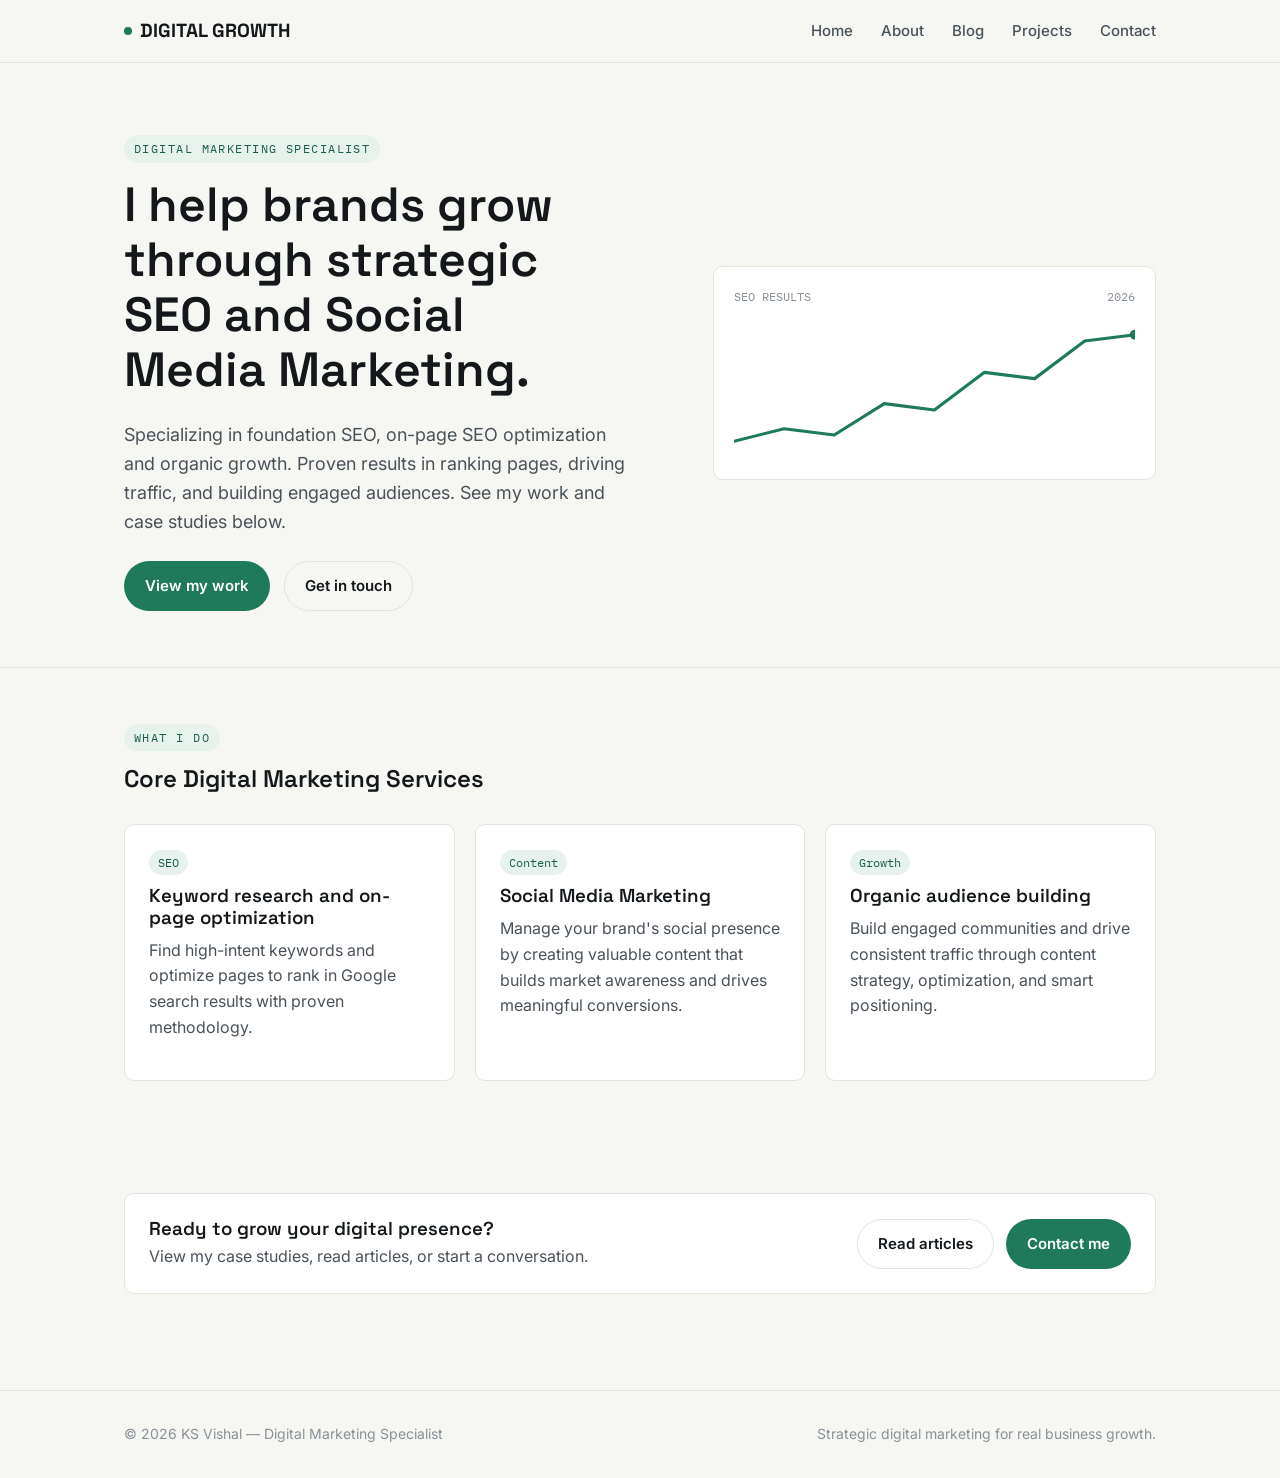
<file: index.html>
<!DOCTYPE html>
<html lang="en">
<head>
<script async src="https://www.googletagmanager.com/gtag/js?id=G-EMBF4V8JZL"></script>
<script>
  window.dataLayer = window.dataLayer || [];
  function gtag(){dataLayer.push(arguments);}
  gtag('js', new Date());

  gtag('config', 'G-EMBF4V8JZL');
</script>
<meta charset="UTF-8">
<meta name="viewport" content="width=device-width, initial-scale=1.0">
<title>Digital Marketing & SEO Expert</title>
<meta name="description" content="SEO, content strategy, keyword research, and organic growth. View site and case studies.">
<link rel="preconnect" href="https://fonts.googleapis.com">
<link href="https://fonts.googleapis.com/css2?family=Space+Grotesk:wght@500;600;700&family=Inter:wght@400;500;600&family=IBM+Plex+Mono:wght@400;500&display=swap" rel="stylesheet">
<link rel="stylesheet" href="css/style.css">
</head>
<body>
<header class="site-header">
  <nav class="nav">
    <a href="index.html" class="brand"><span class="dot"></span> DIGITAL GROWTH</a>
    <ul class="nav-links">
      <li><a href="index.html">Home</a></li>
      <li><a href="about.html">About</a></li>
      <li><a href="blog.html">Blog</a></li>
      <li><a href="projects.html">Projects</a></li>
      <li><a href="contact.html">Contact</a></li>
    </ul>
    <button class="nav-toggle" aria-label="Toggle menu"><span></span><span></span><span></span></button>
  </nav>
</header>

<section class="hero">
  <div class="container hero-grid">
    <div>
      <div class="eyebrow">Digital Marketing Specialist</div>
      <h1>I help brands grow through strategic SEO and Social Media Marketing.</h1>
      <p class="lede">
        Specializing in foundation SEO, on-page SEO optimization and organic growth. Proven results in ranking pages, driving traffic, and building engaged audiences. See my work and case studies below.
      </p>
      <div class="hero-actions">
        <a href="projects.html" class="btn btn-primary">View my work</a>
        <a href="contact.html" class="btn btn-ghost">Get in touch</a>
      </div>
    </div>
    <div class="sparkline-card">
      <div class="label"><span>SEO RESULTS</span><span>2026</span></div>
      <svg viewBox="0 0 320 120" preserveAspectRatio="none">
        <polyline class="spark-path" points="0,100 40,90 80,95 120,70 160,75 200,45 240,50 280,20 320,15" />
        <circle class="spark-dot" cx="320" cy="15" r="4"></circle>
      </svg>
    </div>
  </div>
</section>

<section>
  <div class="container">
    <div class="section-head">
      <div class="eyebrow">What I do</div>
      <h2>Core Digital Marketing Services</h2>
    </div>
    <div class="grid grid-3">
      <div class="card">
        <span class="tag">SEO</span>
        <h3>Keyword research and on-page optimization</h3>
        <p>Find high-intent keywords and optimize pages to rank in Google search results with proven methodology.</p>
      </div>
      <div class="card">
        <span class="tag">Content</span>
        <h3>Social Media Marketing</h3>
        <p>Manage your brand's social presence by creating valuable content that builds market awareness and drives meaningful conversions.</p>
      </div>
      <div class="card">
        <span class="tag">Growth</span>
        <h3>Organic audience building</h3>
        <p>Build engaged communities and drive consistent traffic through content strategy, optimization, and smart positioning.</p>
      </div>
    </div>
  </div>
</section>

<section>
  <div class="container">
    <div class="card" style="display:flex; flex-wrap:wrap; justify-content:space-between; align-items:center; gap:16px;">
      <div>
        <h3 style="margin-bottom:4px;">Ready to grow your digital presence?</h3>
        <p style="margin-bottom:0;">View my case studies, read articles, or start a conversation.</p>
      </div>
      <div style="display:flex; gap:12px;">
        <a href="blog.html" class="btn btn-ghost">Read articles</a>
        <a href="contact.html" class="btn btn-primary">Contact me</a>
      </div>
    </div>
  </div>
</section>

<footer class="site-footer">
  <div class="container">
    <span>&copy; 2026 KS Vishal — Digital Marketing Specialist</span>
    <span>Strategic digital marketing for real business growth.</span>
  </div>
</footer>

<script src="script.js"></script>
</body>
</html>
</file>
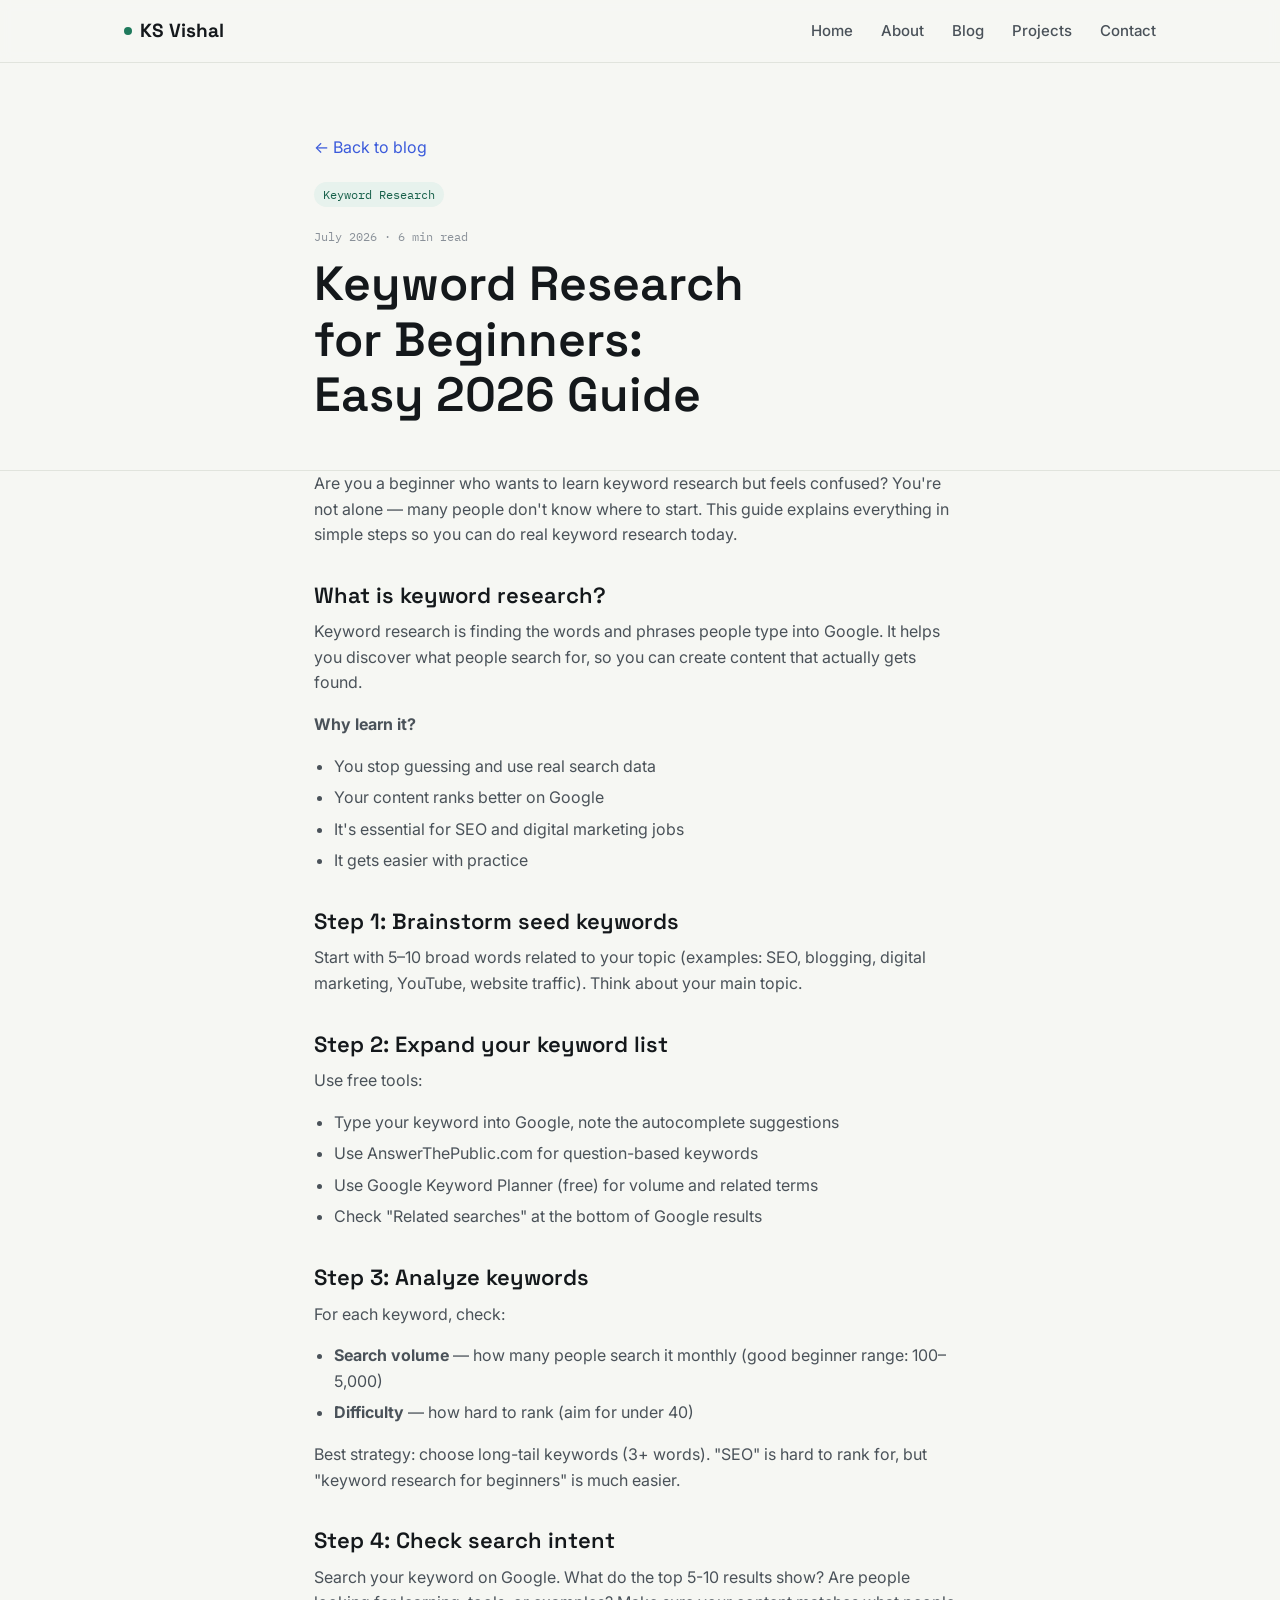
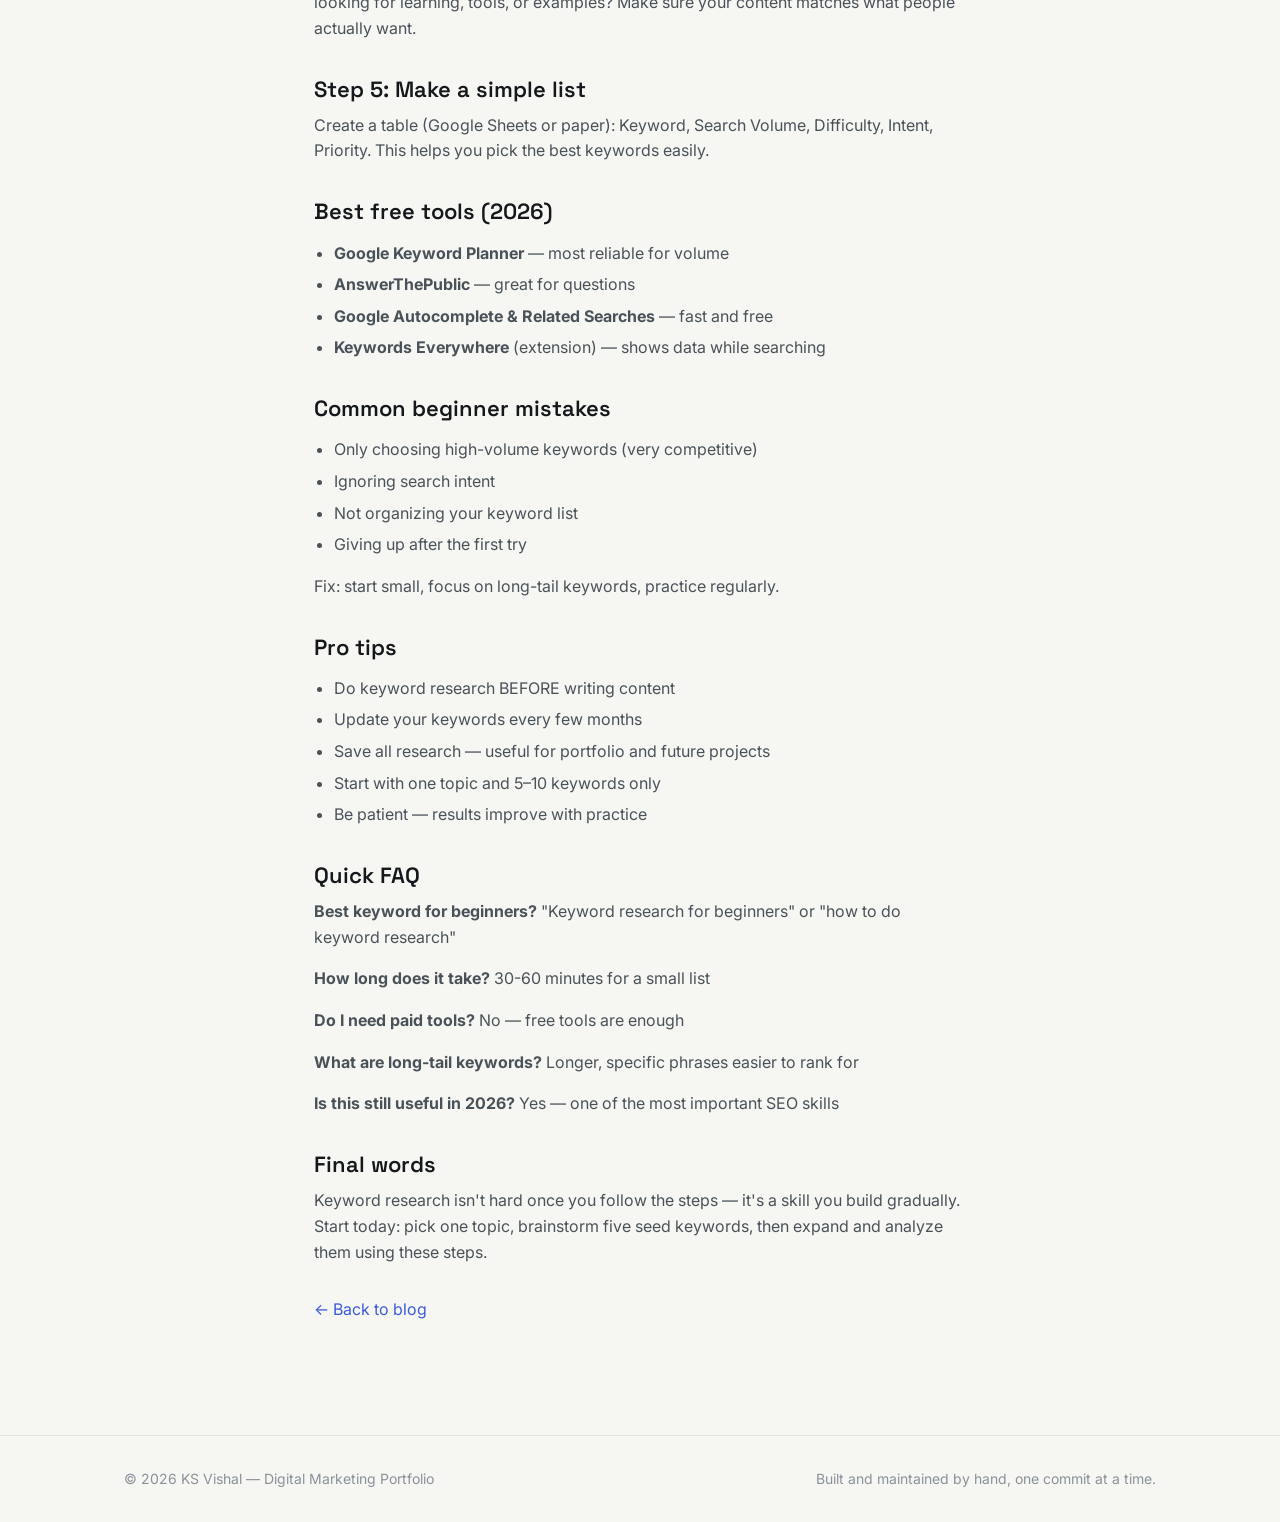
<file: : blog-keyword-research-for-beginners.html>
<!DOCTYPE html>
<html lang="en">
<head>
<meta charset="UTF-8">
<meta name="viewport" content="width=device-width, initial-scale=1.0">
<title>Keyword Research for Beginners: Complete Step-by-Step Guide 2026</title>
<meta name="description" content="Learn keyword research for beginners with free tools. This guide shows exactly how to find search keywords people use, step by step, no paid tools needed.">
<link rel="preconnect" href="https://fonts.googleapis.com">
<link href="https://fonts.googleapis.com/css2?family=Space+Grotesk:wght@500;600;700&family=Inter:wght@400;500;600&family=IBM+Plex+Mono:wght@400;500&display=swap" rel="stylesheet">
<link rel="stylesheet" href="css/style.css">
</head>
<body>

<header class="site-header">
  <nav class="nav">
    <a href="index.html" class="brand"><span class="dot"></span> KS Vishal</a>
    <ul class="nav-links">
      <li><a href="index.html">Home</a></li>
      <li><a href="about.html">About</a></li>
      <li><a href="blog.html">Blog</a></li>
      <li><a href="projects.html">Projects</a></li>
      <li><a href="contact.html">Contact</a></li>
    </ul>
    <button class="nav-toggle" aria-label="Toggle menu">
      <span></span><span></span><span></span>
    </button>
  </nav>
</header>

<section class="hero" style="padding-bottom:24px;">
  <div class="container" style="max-width:70ch;">
    <p style="margin-bottom:20px;"><a href="blog.html">&larr; Back to blog</a></p>
    <span class="tag">Keyword Research</span>
    <div class="post-meta" style="margin-top:10px;">July 2026 · 6 min read</div>
    <h1>Keyword Research for Beginners: Easy 2026 Guide</h1>
  </div>
</section>

<section style="padding-top:0;">
  <div class="container" style="max-width:70ch;">
    <article class="post-body">

      <p>
        Are you a beginner who wants to learn keyword research but feels confused?
        You're not alone — many people don't know where to start. This guide
        explains everything in simple steps so you can do real keyword research today.
      </p>

      <h2>What is keyword research?</h2>
      <p>
        Keyword research is finding the words and phrases people type into Google.
        It helps you discover what people search for, so you can create content
        that actually gets found.
      </p>
      <p><strong>Why learn it?</strong></p>
      <ul>
        <li>You stop guessing and use real search data</li>
        <li>Your content ranks better on Google</li>
        <li>It's essential for SEO and digital marketing jobs</li>
        <li>It gets easier with practice</li>
      </ul>

      <h2>Step 1: Brainstorm seed keywords</h2>
      <p>
        Start with 5–10 broad words related to your topic (examples: SEO, blogging,
        digital marketing, YouTube, website traffic). Think about your main topic.
      </p>

      <h2>Step 2: Expand your keyword list</h2>
      <p>Use free tools:</p>
      <ul>
        <li>Type your keyword into Google, note the autocomplete suggestions</li>
        <li>Use AnswerThePublic.com for question-based keywords</li>
        <li>Use Google Keyword Planner (free) for volume and related terms</li>
        <li>Check "Related searches" at the bottom of Google results</li>
      </ul>

      <h2>Step 3: Analyze keywords</h2>
      <p>For each keyword, check:</p>
      <ul>
        <li><strong>Search volume</strong> — how many people search it monthly (good beginner range: 100–5,000)</li>
        <li><strong>Difficulty</strong> — how hard to rank (aim for under 40)</li>
      </ul>
      <p>
        Best strategy: choose long-tail keywords (3+ words). "SEO" is hard to rank for,
        but "keyword research for beginners" is much easier.
      </p>

      <h2>Step 4: Check search intent</h2>
      <p>
        Search your keyword on Google. What do the top 5-10 results show? Are people
        looking for learning, tools, or examples? Make sure your content matches what
        people actually want.
      </p>

      <h2>Step 5: Make a simple list</h2>
      <p>
        Create a table (Google Sheets or paper): Keyword, Search Volume, Difficulty,
        Intent, Priority. This helps you pick the best keywords easily.
      </p>

      <h2>Best free tools (2026)</h2>
      <ul>
        <li><strong>Google Keyword Planner</strong> — most reliable for volume</li>
        <li><strong>AnswerThePublic</strong> — great for questions</li>
        <li><strong>Google Autocomplete & Related Searches</strong> — fast and free</li>
        <li><strong>Keywords Everywhere</strong> (extension) — shows data while searching</li>
      </ul>

      <h2>Common beginner mistakes</h2>
      <ul>
        <li>Only choosing high-volume keywords (very competitive)</li>
        <li>Ignoring search intent</li>
        <li>Not organizing your keyword list</li>
        <li>Giving up after the first try</li>
      </ul>
      <p>Fix: start small, focus on long-tail keywords, practice regularly.</p>

      <h2>Pro tips</h2>
      <ul>
        <li>Do keyword research BEFORE writing content</li>
        <li>Update your keywords every few months</li>
        <li>Save all research — useful for portfolio and future projects</li>
        <li>Start with one topic and 5–10 keywords only</li>
        <li>Be patient — results improve with practice</li>
      </ul>

      <h2>Quick FAQ</h2>
      <p><strong>Best keyword for beginners?</strong> "Keyword research for beginners" or "how to do keyword research"</p>
      <p><strong>How long does it take?</strong> 30-60 minutes for a small list</p>
      <p><strong>Do I need paid tools?</strong> No — free tools are enough</p>
      <p><strong>What are long-tail keywords?</strong> Longer, specific phrases easier to rank for</p>
      <p><strong>Is this still useful in 2026?</strong> Yes — one of the most important SEO skills</p>

      <h2>Final words</h2>
      <p>
        Keyword research isn't hard once you follow the steps — it's a skill you
        build gradually. Start today: pick one topic, brainstorm five seed keywords,
        then expand and analyze them using these steps.
      </p>

      <p style="margin-top:32px;"><a href="blog.html">&larr; Back to blog</a></p>
    </article>
  </div>
</section>

<footer class="site-footer">
  <div class="container">
    <span>&copy; 2026 KS Vishal — Digital Marketing Portfolio</span>
    <span>Built and maintained by hand, one commit at a time.</span>
  </div>
</footer>

<script src="script.js"></script>
</body>
</html>
</file>
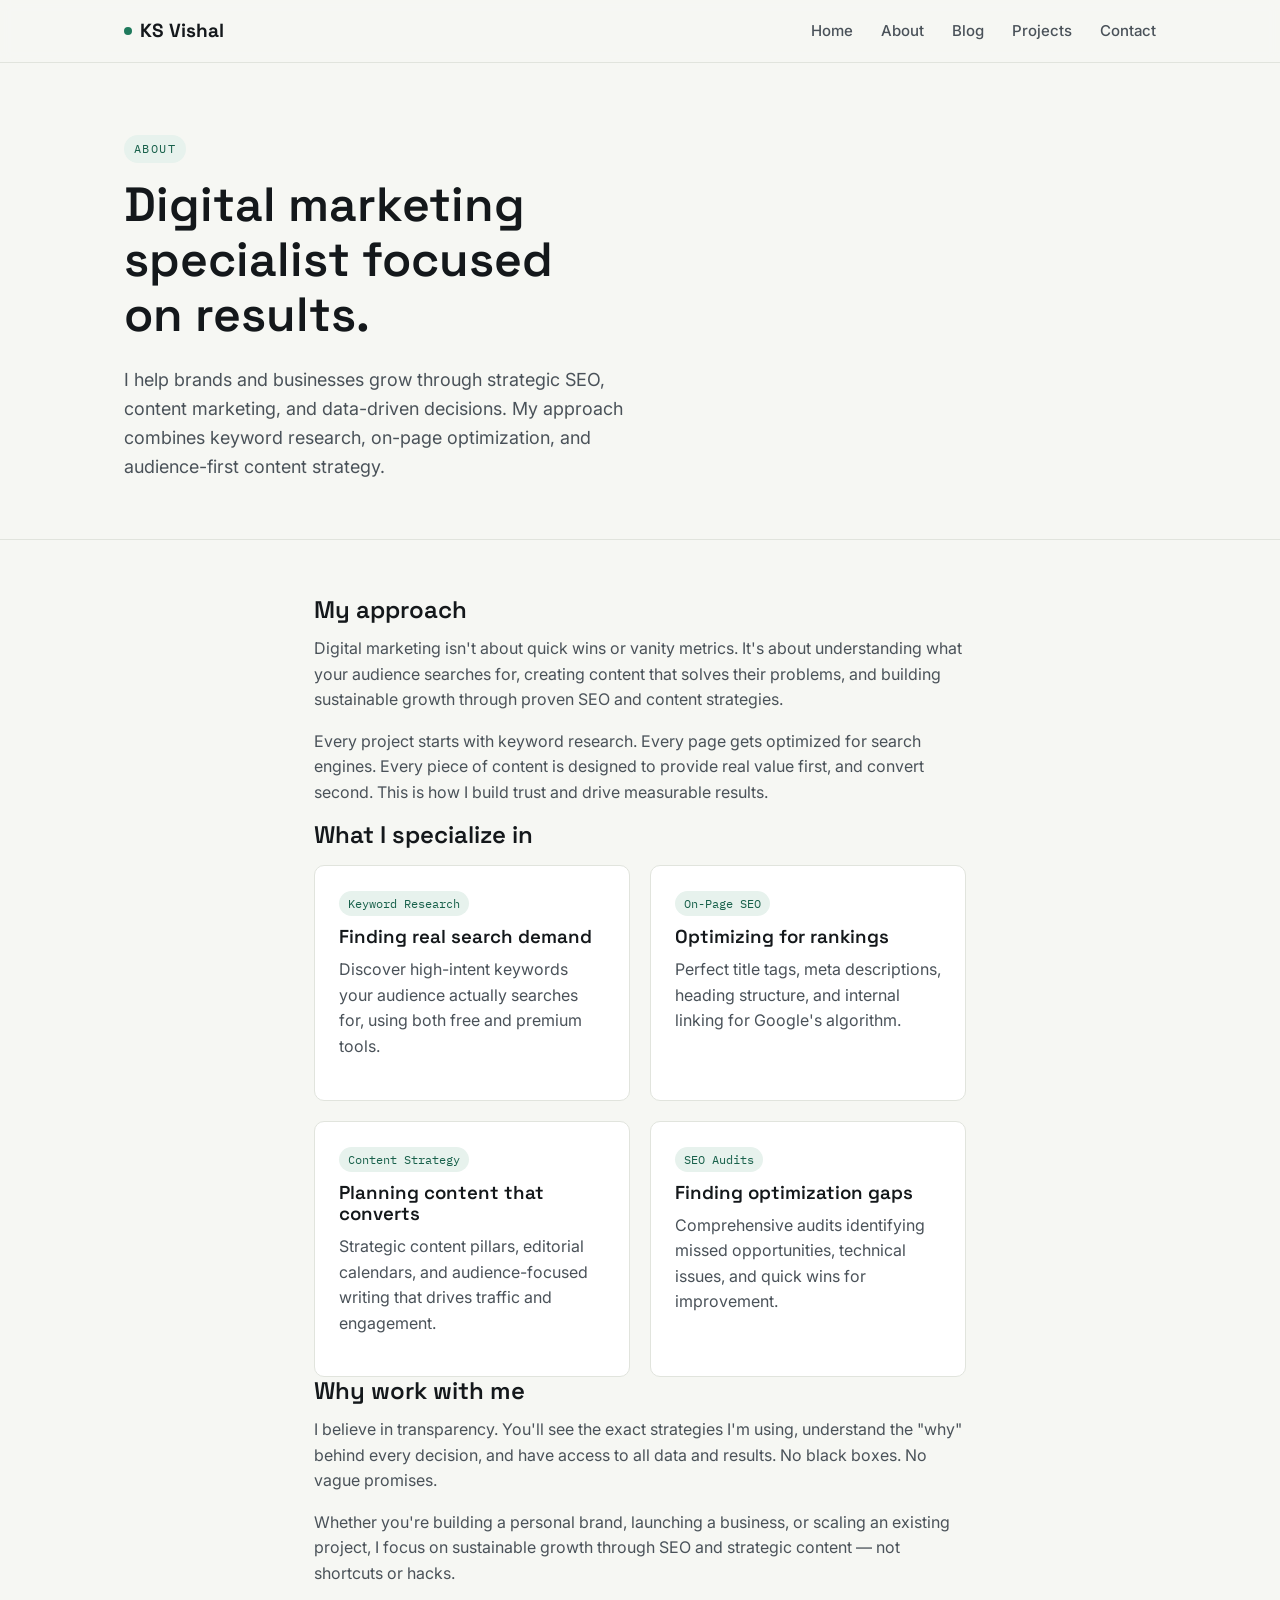
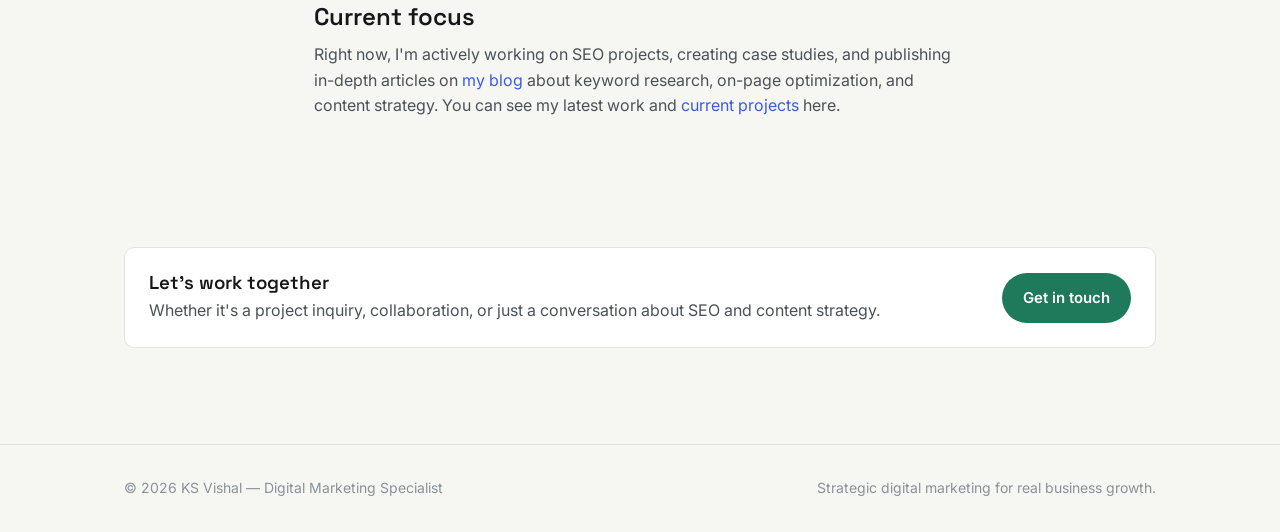
<file: about.html>
<!DOCTYPE html>
<html lang="en">
<head>
<meta charset="UTF-8">
<meta name="viewport" content="width=device-width, initial-scale=1.0">
<title>About KS Vishal | Digital Marketing Specialist</title>
<meta name="description" content="About KS Vishal - digital marketing specialist focused on SEO, content strategy, and organic growth. Learn about my expertise and approach.">
<link rel="preconnect" href="https://fonts.googleapis.com">
<link href="https://fonts.googleapis.com/css2?family=Space+Grotesk:wght@500;600;700&family=Inter:wght@400;500;600&family=IBM+Plex+Mono:wght@400;500&display=swap" rel="stylesheet">
<link rel="stylesheet" href="css/style.css">
</head>
<body>

<header class="site-header">
  <nav class="nav">
    <a href="index.html" class="brand"><span class="dot"></span> KS Vishal</a>
    <ul class="nav-links">
      <li><a href="index.html">Home</a></li>
      <li><a href="about.html">About</a></li>
      <li><a href="blog.html">Blog</a></li>
      <li><a href="projects.html">Projects</a></li>
      <li><a href="contact.html">Contact</a></li>
    </ul>
    <button class="nav-toggle" aria-label="Toggle menu"><span></span><span></span><span></span></button>
  </nav>
</header>

<section class="hero" style="padding-bottom:40px;">
  <div class="container">
    <div class="eyebrow">About</div>
    <h1>Digital marketing specialist focused on results.</h1>
    <p class="lede">
      I help brands and businesses grow through strategic SEO, content marketing, and data-driven decisions. My approach combines keyword research, on-page optimization, and audience-first content strategy.
    </p>
  </div>
</section>

<section>
  <div class="container" style="max-width:70ch;">
    <h2>My approach</h2>
    <p>
      Digital marketing isn't about quick wins or vanity metrics. It's about understanding what your audience searches for, creating content that solves their problems, and building sustainable growth through proven SEO and content strategies.
    </p>
    <p>
      Every project starts with keyword research. Every page gets optimized for search engines. Every piece of content is designed to provide real value first, and convert second. This is how I build trust and drive measurable results.
    </p>

    <h2>What I specialize in</h2>
    <div class="grid grid-2" style="margin-top:16px;">
      <div class="card">
        <span class="tag">Keyword Research</span>
        <h3>Finding real search demand</h3>
        <p>Discover high-intent keywords your audience actually searches for, using both free and premium tools.</p>
      </div>
      <div class="card">
        <span class="tag">On-Page SEO</span>
        <h3>Optimizing for rankings</h3>
        <p>Perfect title tags, meta descriptions, heading structure, and internal linking for Google's algorithm.</p>
      </div>
      <div class="card">
        <span class="tag">Content Strategy</span>
        <h3>Planning content that converts</h3>
        <p>Strategic content pillars, editorial calendars, and audience-focused writing that drives traffic and engagement.</p>
      </div>
      <div class="card">
        <span class="tag">SEO Audits</span>
        <h3>Finding optimization gaps</h3>
        <p>Comprehensive audits identifying missed opportunities, technical issues, and quick wins for improvement.</p>
      </div>
    </div>

    <h2>Why work with me</h2>
    <p>
      I believe in transparency. You'll see the exact strategies I'm using, understand the "why" behind every decision, and have access to all data and results. No black boxes. No vague promises.
    </p>
    <p>
      Whether you're building a personal brand, launching a business, or scaling an existing project, I focus on sustainable growth through SEO and strategic content — not shortcuts or hacks.
    </p>

    <h2>Current focus</h2>
    <p>
      Right now, I'm actively working on SEO projects, creating case studies, and publishing in-depth articles on <a href="blog.html">my blog</a> about keyword research, on-page optimization, and content strategy. You can see my latest work and <a href="projects.html">current projects</a> here.
    </p>
  </div>
</section>

<section>
  <div class="container">
    <div class="card" style="display:flex; flex-wrap:wrap; justify-content:space-between; align-items:center; gap:16px;">
      <div>
        <h3 style="margin-bottom:4px;">Let's work together</h3>
        <p style="margin-bottom:0;">Whether it's a project inquiry, collaboration, or just a conversation about SEO and content strategy.</p>
      </div>
      <a href="contact.html" class="btn btn-primary">Get in touch</a>
    </div>
  </div>
</section>

<footer class="site-footer">
  <div class="container">
    <span>&copy; 2026 KS Vishal — Digital Marketing Specialist</span>
    <span>Strategic digital marketing for real business growth.</span>
  </div>
</footer>

<script src="script.js"></script>
</body>
</html>
</file>
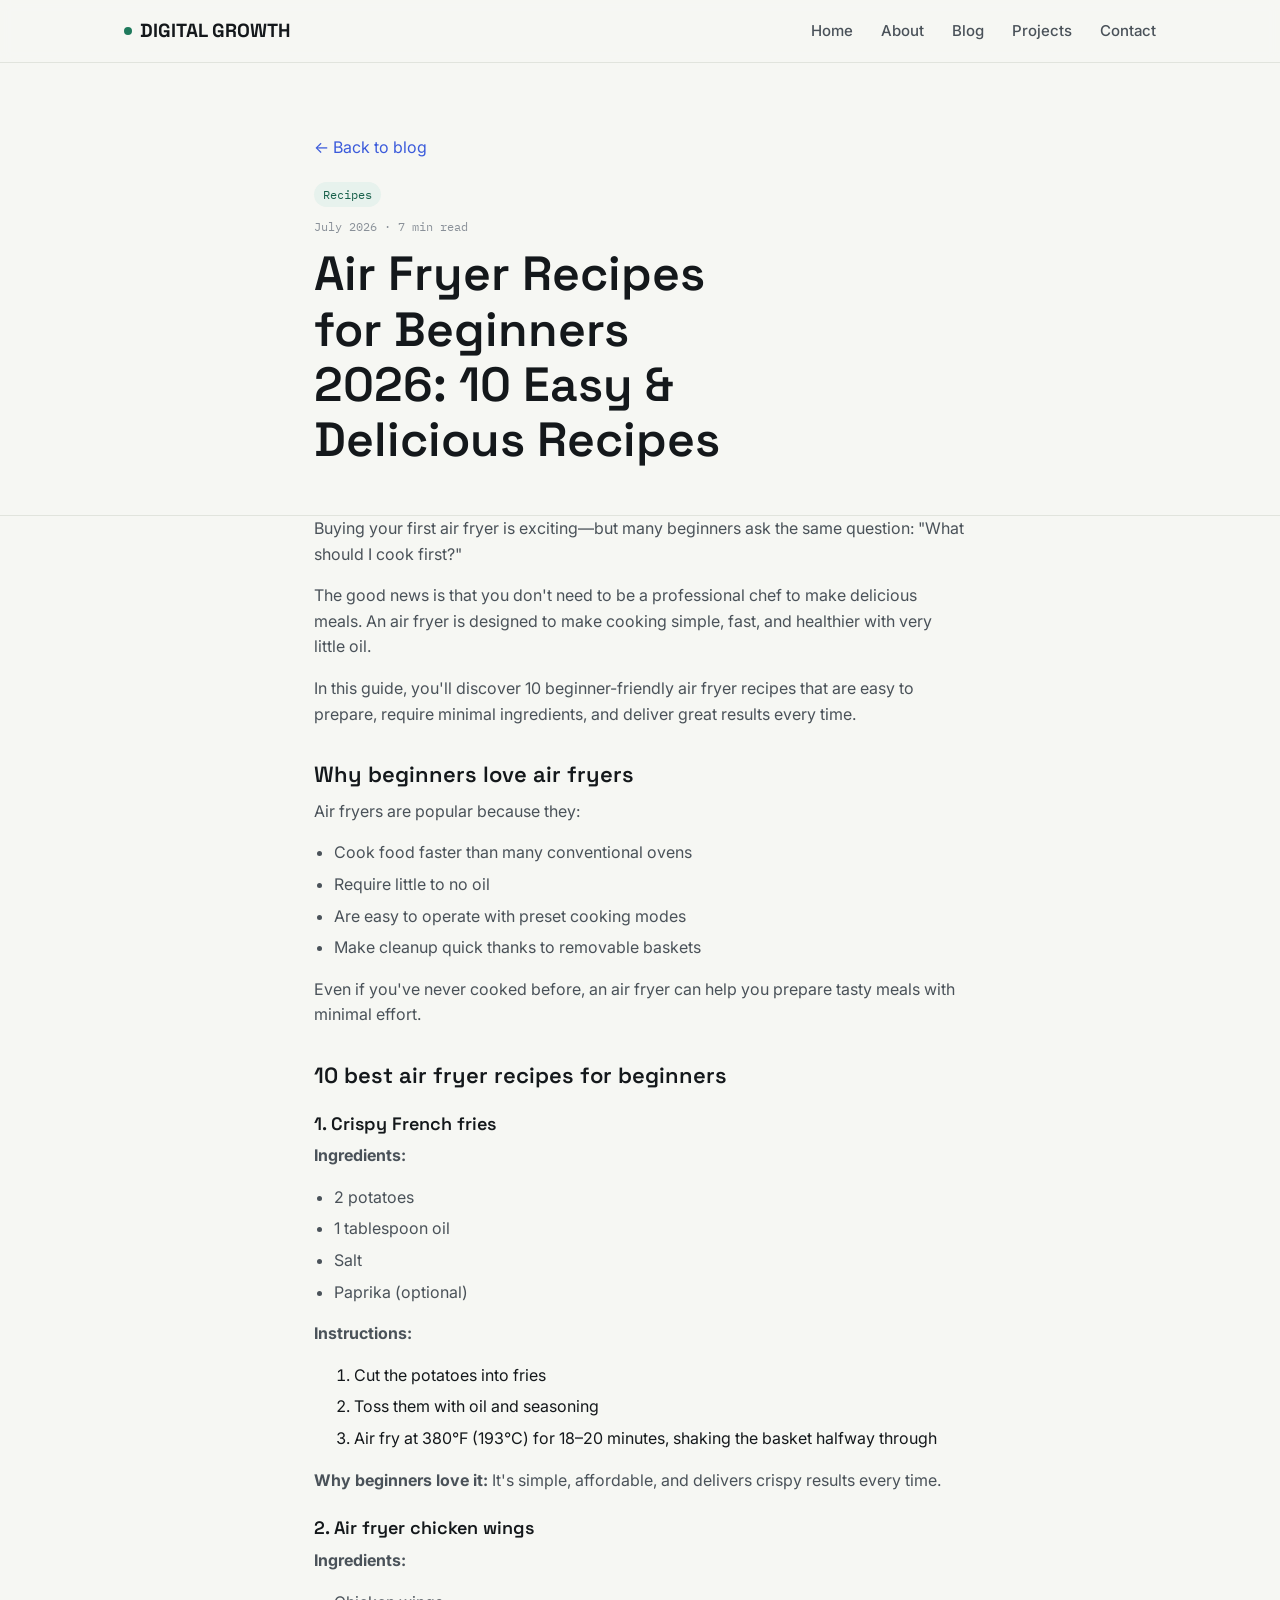
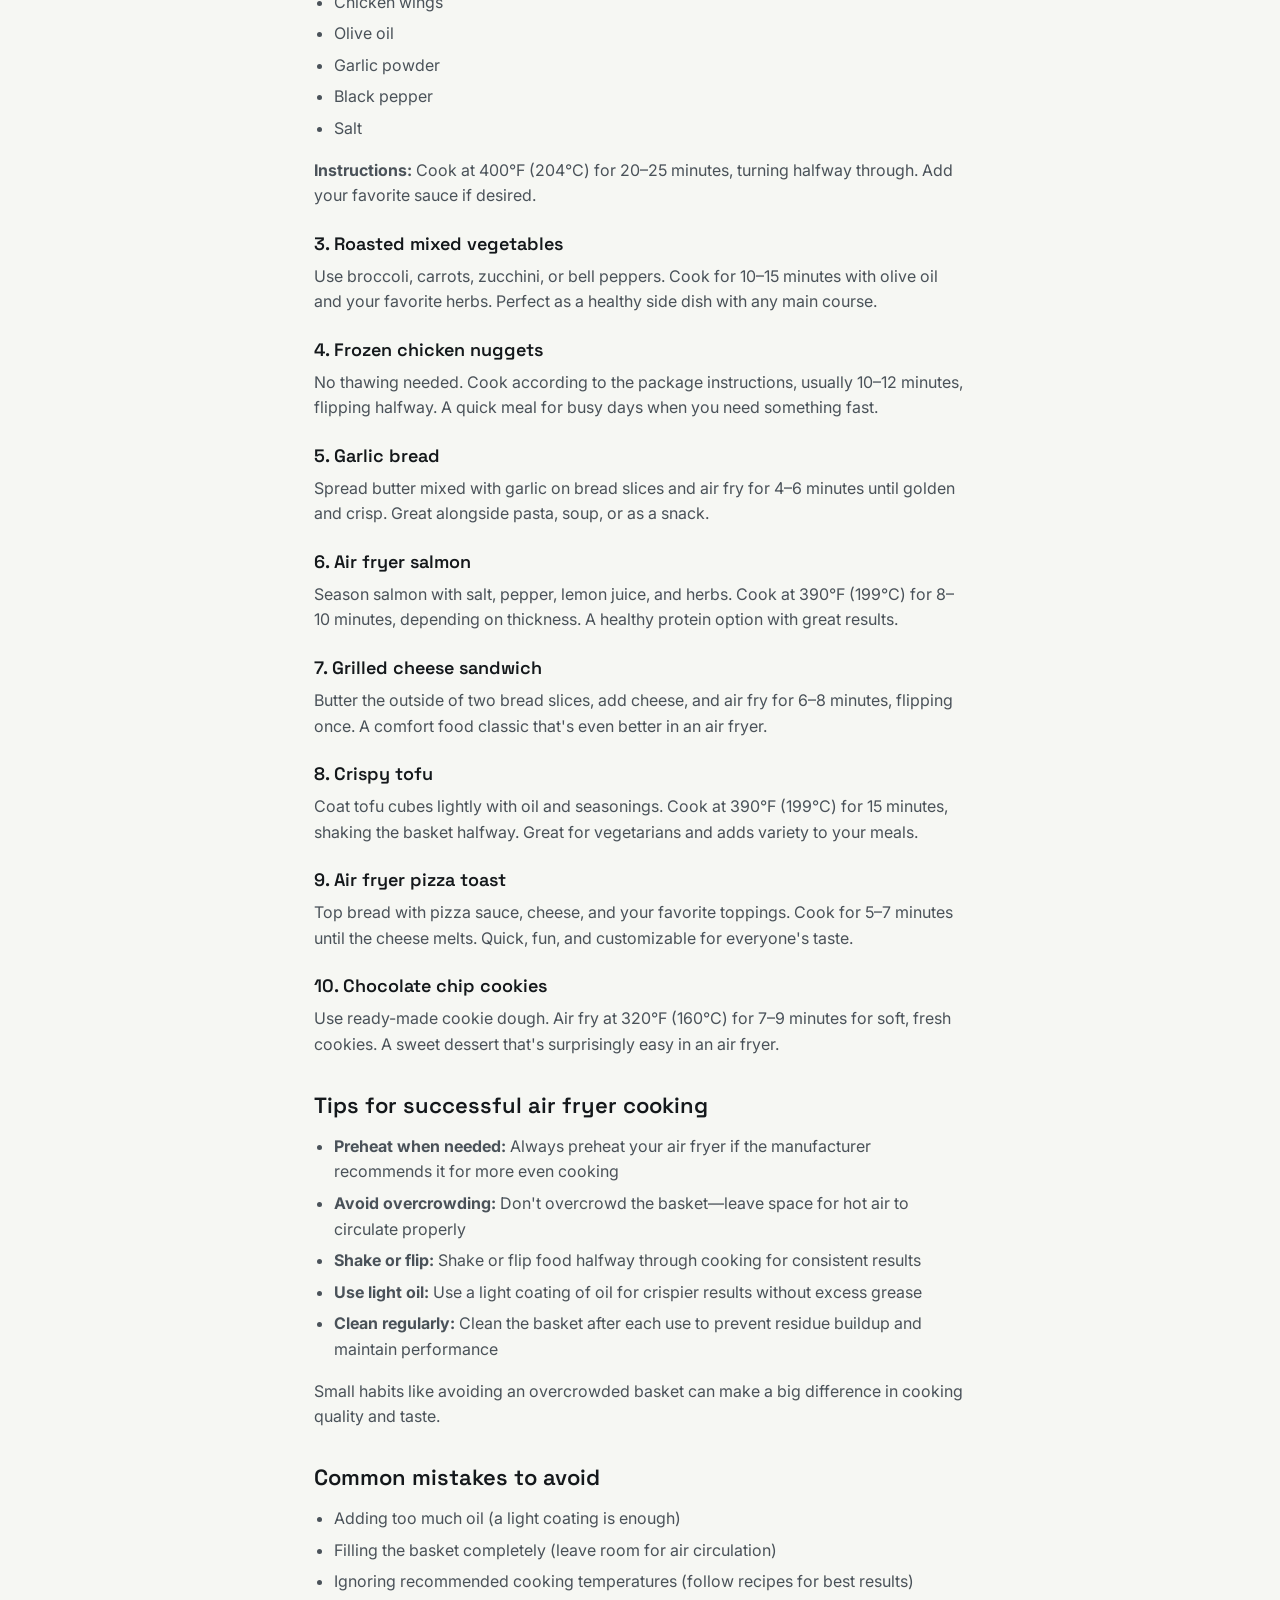
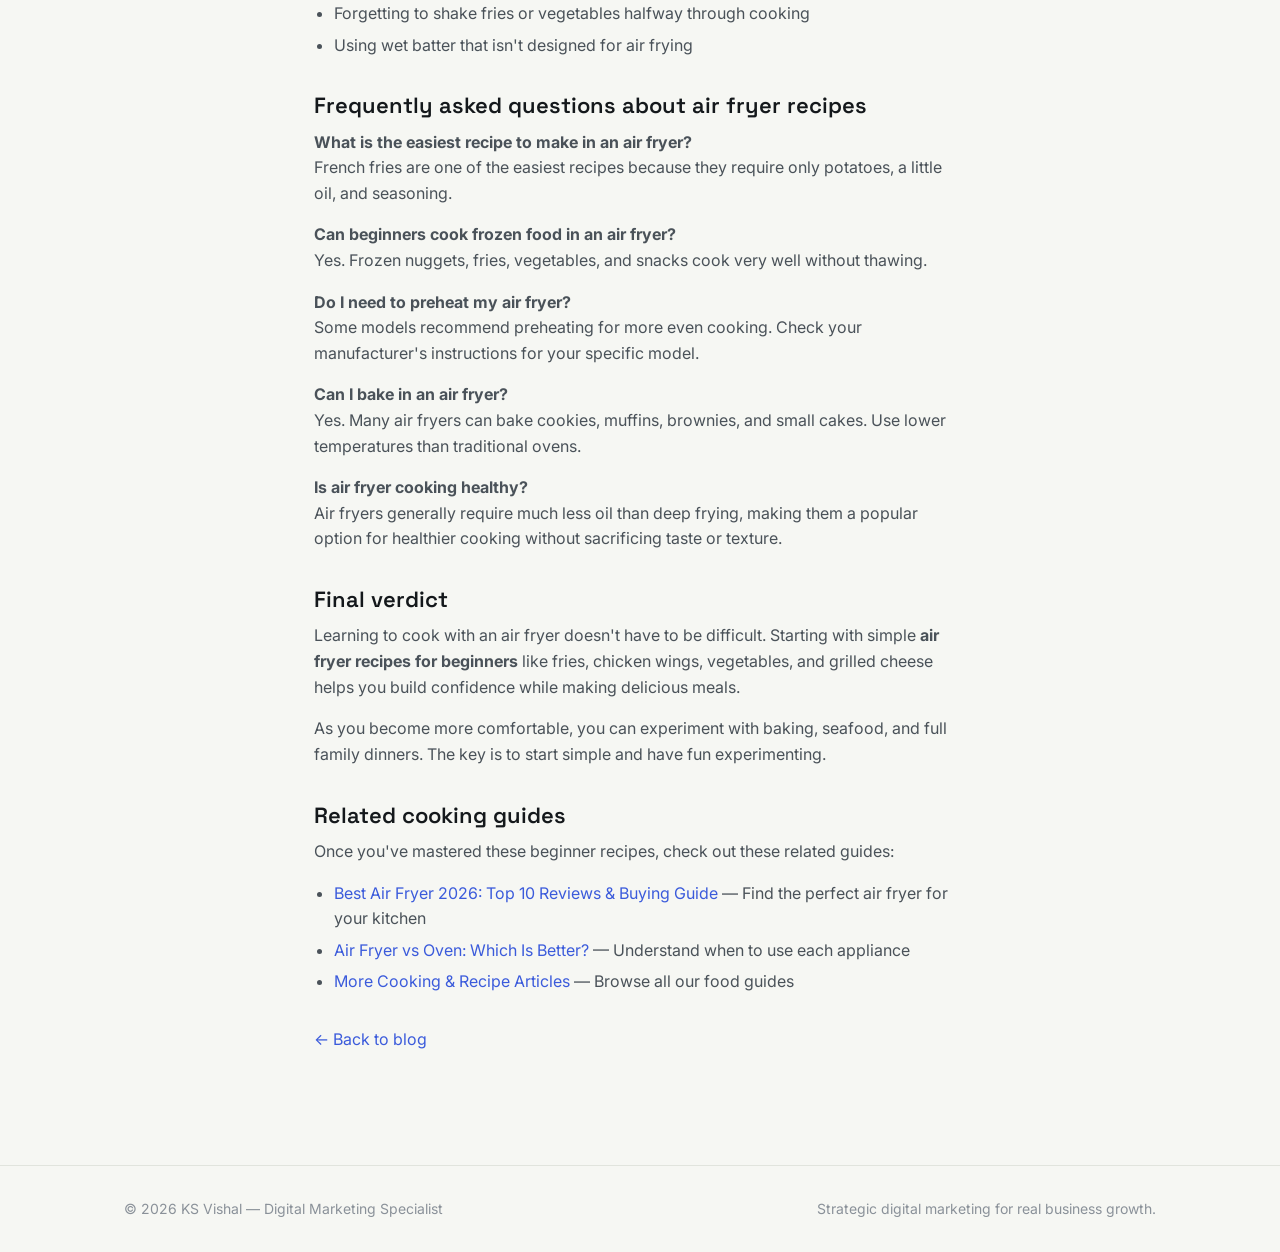
<file: blog-air-fryer-recipes-for-beginners.html>
<!DOCTYPE html>
<html lang="en">
<head>
<meta charset="UTF-8">
<meta name="viewport" content="width=device-width, initial-scale=1.0">
<title>Air Fryer Recipes for Beginners 2026: 10 Easy Recipes</title>
<meta name="description" content="Discover 10 easy air fryer recipes for beginners. Learn how to cook crispy fries, chicken, vegetables, and more with simple step-by-step recipes perfect for first-time users.">
<script async src="https://www.googletagmanager.com/gtag/js?id=G-EMBF4V8JZL"></script>
<script>
  window.dataLayer = window.dataLayer || [];
  function gtag(){dataLayer.push(arguments);}
  gtag('js', new Date());
  gtag('config', 'G-EMBF4V8JZL');
</script>
<link rel="preconnect" href="https://fonts.googleapis.com">
<link href="https://fonts.googleapis.com/css2?family=Space+Grotesk:wght@500;600;700&family=Inter:wght@400;500;600&family=IBM+Plex+Mono:wght@400;500&display=swap" rel="stylesheet">
<link rel="stylesheet" href="css/style.css">
</head>
<body>

<header class="site-header">
  <nav class="nav">
    <a href="index.html" class="brand"><span class="dot"></span>  DIGITAL GROWTH</a>
    <ul class="nav-links">
      <li><a href="index.html">Home</a></li>
      <li><a href="about.html">About</a></li>
      <li><a href="blog.html">Blog</a></li>
      <li><a href="projects.html">Projects</a></li>
      <li><a href="contact.html">Contact</a></li>
    </ul>
    <button class="nav-toggle" aria-label="Toggle menu"><span></span><span></span><span></span></button>
  </nav>
</header>

<section class="hero" style="padding-bottom:24px;">
  <div class="container" style="max-width:70ch;">
    <p style="margin-bottom:20px;"><a href="blog.html">&larr; Back to blog</a></p>
    <span class="tag">Recipes</span>
    <div class="post-meta">July 2026 · 7 min read</div>
    <h1>Air Fryer Recipes for Beginners 2026: 10 Easy & Delicious Recipes</h1>
  </div>
</section>

<section style="padding-top:0;">
  <div class="container" style="max-width:70ch;">
    <article class="post-body">

      <p>Buying your first air fryer is exciting—but many beginners ask the same question: "What should I cook first?"</p>
      <p>The good news is that you don't need to be a professional chef to make delicious meals. An air fryer is designed to make cooking simple, fast, and healthier with very little oil.</p>
      <p>In this guide, you'll discover 10 beginner-friendly air fryer recipes that are easy to prepare, require minimal ingredients, and deliver great results every time.</p>

      <h2>Why beginners love air fryers</h2>
      <p>Air fryers are popular because they:</p>
      <ul>
        <li>Cook food faster than many conventional ovens</li>
        <li>Require little to no oil</li>
        <li>Are easy to operate with preset cooking modes</li>
        <li>Make cleanup quick thanks to removable baskets</li>
      </ul>
      <p>Even if you've never cooked before, an air fryer can help you prepare tasty meals with minimal effort.</p>

      <h2>10 best air fryer recipes for beginners</h2>

      <h3>1. Crispy French fries</h3>
      <p><strong>Ingredients:</strong></p>
      <ul>
        <li>2 potatoes</li>
        <li>1 tablespoon oil</li>
        <li>Salt</li>
        <li>Paprika (optional)</li>
      </ul>
      <p><strong>Instructions:</strong></p>
      <ol>
        <li>Cut the potatoes into fries</li>
        <li>Toss them with oil and seasoning</li>
        <li>Air fry at 380°F (193°C) for 18–20 minutes, shaking the basket halfway through</li>
      </ol>
      <p><strong>Why beginners love it:</strong> It's simple, affordable, and delivers crispy results every time.</p>

      <h3>2. Air fryer chicken wings</h3>
      <p><strong>Ingredients:</strong></p>
      <ul>
        <li>Chicken wings</li>
        <li>Olive oil</li>
        <li>Garlic powder</li>
        <li>Black pepper</li>
        <li>Salt</li>
      </ul>
      <p><strong>Instructions:</strong> Cook at 400°F (204°C) for 20–25 minutes, turning halfway through. Add your favorite sauce if desired.</p>

      <h3>3. Roasted mixed vegetables</h3>
      <p>Use broccoli, carrots, zucchini, or bell peppers. Cook for 10–15 minutes with olive oil and your favorite herbs. Perfect as a healthy side dish with any main course.</p>

      <h3>4. Frozen chicken nuggets</h3>
      <p>No thawing needed. Cook according to the package instructions, usually 10–12 minutes, flipping halfway. A quick meal for busy days when you need something fast.</p>

      <h3>5. Garlic bread</h3>
      <p>Spread butter mixed with garlic on bread slices and air fry for 4–6 minutes until golden and crisp. Great alongside pasta, soup, or as a snack.</p>

      <h3>6. Air fryer salmon</h3>
      <p>Season salmon with salt, pepper, lemon juice, and herbs. Cook at 390°F (199°C) for 8–10 minutes, depending on thickness. A healthy protein option with great results.</p>

      <h3>7. Grilled cheese sandwich</h3>
      <p>Butter the outside of two bread slices, add cheese, and air fry for 6–8 minutes, flipping once. A comfort food classic that's even better in an air fryer.</p>

      <h3>8. Crispy tofu</h3>
      <p>Coat tofu cubes lightly with oil and seasonings. Cook at 390°F (199°C) for 15 minutes, shaking the basket halfway. Great for vegetarians and adds variety to your meals.</p>

      <h3>9. Air fryer pizza toast</h3>
      <p>Top bread with pizza sauce, cheese, and your favorite toppings. Cook for 5–7 minutes until the cheese melts. Quick, fun, and customizable for everyone's taste.</p>

      <h3>10. Chocolate chip cookies</h3>
      <p>Use ready-made cookie dough. Air fry at 320°F (160°C) for 7–9 minutes for soft, fresh cookies. A sweet dessert that's surprisingly easy in an air fryer.</p>

      <h2>Tips for successful air fryer cooking</h2>
      <ul>
        <li><strong>Preheat when needed:</strong> Always preheat your air fryer if the manufacturer recommends it for more even cooking</li>
        <li><strong>Avoid overcrowding:</strong> Don't overcrowd the basket—leave space for hot air to circulate properly</li>
        <li><strong>Shake or flip:</strong> Shake or flip food halfway through cooking for consistent results</li>
        <li><strong>Use light oil:</strong> Use a light coating of oil for crispier results without excess grease</li>
        <li><strong>Clean regularly:</strong> Clean the basket after each use to prevent residue buildup and maintain performance</li>
      </ul>
      <p>Small habits like avoiding an overcrowded basket can make a big difference in cooking quality and taste.</p>

      <h2>Common mistakes to avoid</h2>
      <ul>
        <li>Adding too much oil (a light coating is enough)</li>
        <li>Filling the basket completely (leave room for air circulation)</li>
        <li>Ignoring recommended cooking temperatures (follow recipes for best results)</li>
        <li>Forgetting to shake fries or vegetables halfway through cooking</li>
        <li>Using wet batter that isn't designed for air frying</li>
      </ul>

      <h2>Frequently asked questions about air fryer recipes</h2>

      <p><strong>What is the easiest recipe to make in an air fryer?</strong><br>French fries are one of the easiest recipes because they require only potatoes, a little oil, and seasoning.</p>

      <p><strong>Can beginners cook frozen food in an air fryer?</strong><br>Yes. Frozen nuggets, fries, vegetables, and snacks cook very well without thawing.</p>

      <p><strong>Do I need to preheat my air fryer?</strong><br>Some models recommend preheating for more even cooking. Check your manufacturer's instructions for your specific model.</p>

      <p><strong>Can I bake in an air fryer?</strong><br>Yes. Many air fryers can bake cookies, muffins, brownies, and small cakes. Use lower temperatures than traditional ovens.</p>

      <p><strong>Is air fryer cooking healthy?</strong><br>Air fryers generally require much less oil than deep frying, making them a popular option for healthier cooking without sacrificing taste or texture.</p>

      <h2>Final verdict</h2>
      <p>Learning to cook with an air fryer doesn't have to be difficult. Starting with simple <strong>air fryer recipes for beginners</strong> like fries, chicken wings, vegetables, and grilled cheese helps you build confidence while making delicious meals.</p>
      <p>As you become more comfortable, you can experiment with baking, seafood, and full family dinners. The key is to start simple and have fun experimenting.</p>

      <h2>Related cooking guides</h2>
      <p>Once you've mastered these beginner recipes, check out these related guides:</p>
      <ul>
        <li><a href="blog-best-air-fryer.html">Best Air Fryer 2026: Top 10 Reviews & Buying Guide</a> — Find the perfect air fryer for your kitchen</li>
        <li><a href="blog-air-fryer-vs-oven.html">Air Fryer vs Oven: Which Is Better?</a> — Understand when to use each appliance</li>
        <li><a href="blog.html">More Cooking & Recipe Articles</a> — Browse all our food guides</li>
      </ul>

      <p style="margin-top:32px;"><a href="blog.html">&larr; Back to blog</a></p>
    </article>
  </div>
</section>

<footer class="site-footer">
  <div class="container">
    <span>&copy; 2026 KS Vishal — Digital Marketing Specialist</span>
    <span>Strategic digital marketing for real business growth.</span>
  </div>
</footer>

<script src="script.js"></script>
</body>
</html>
</file>
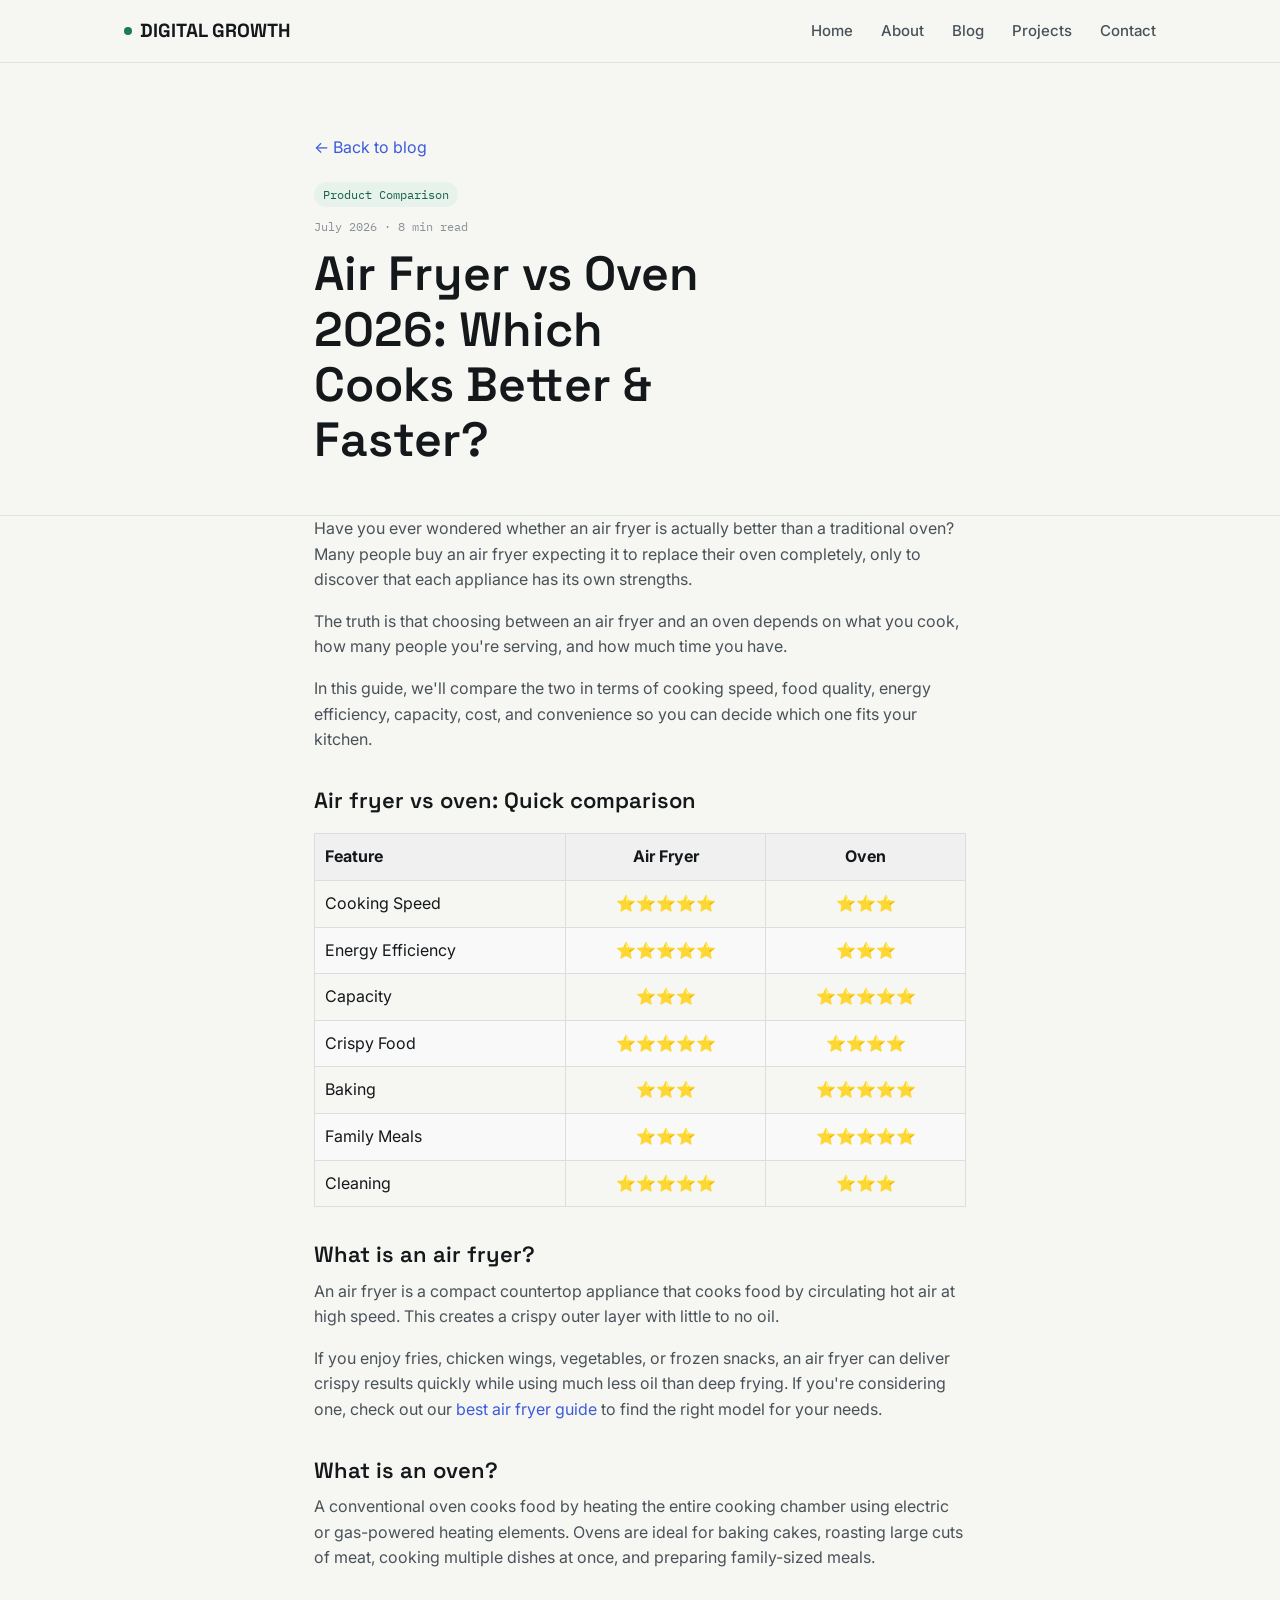
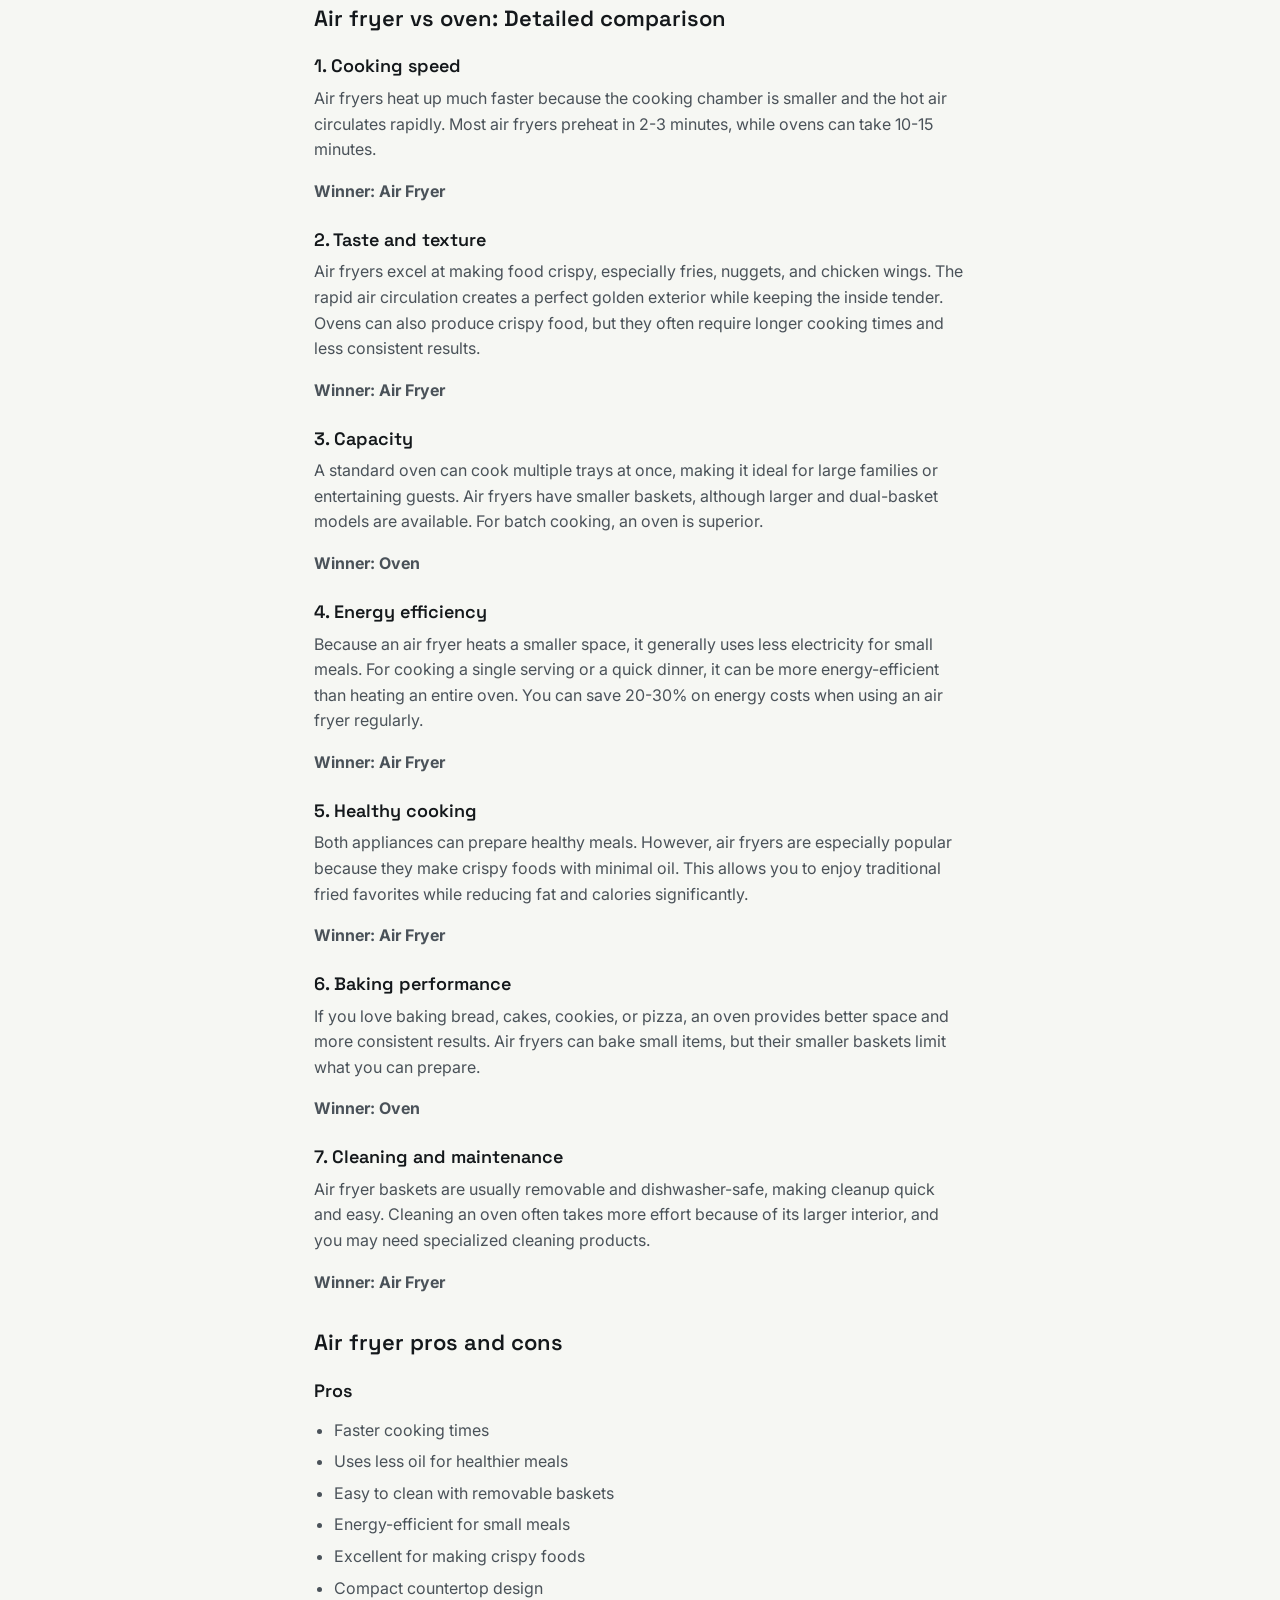
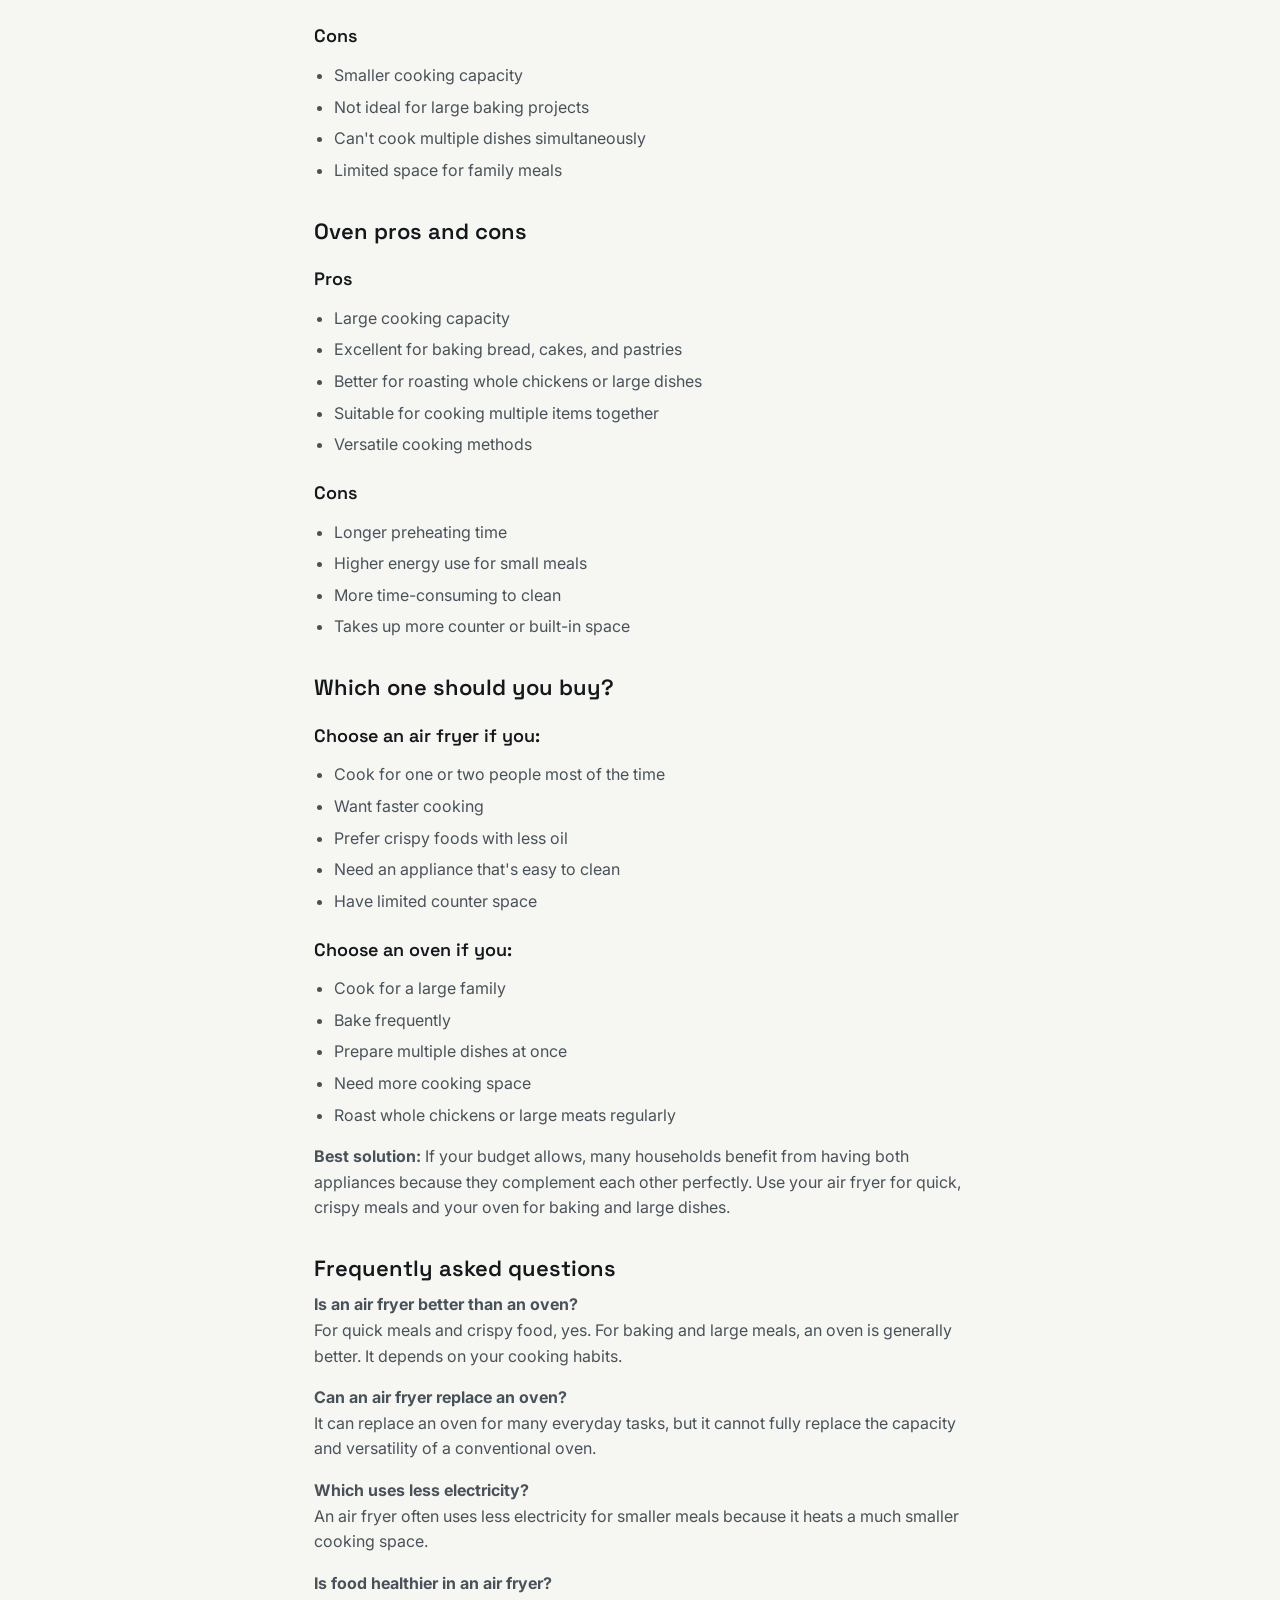
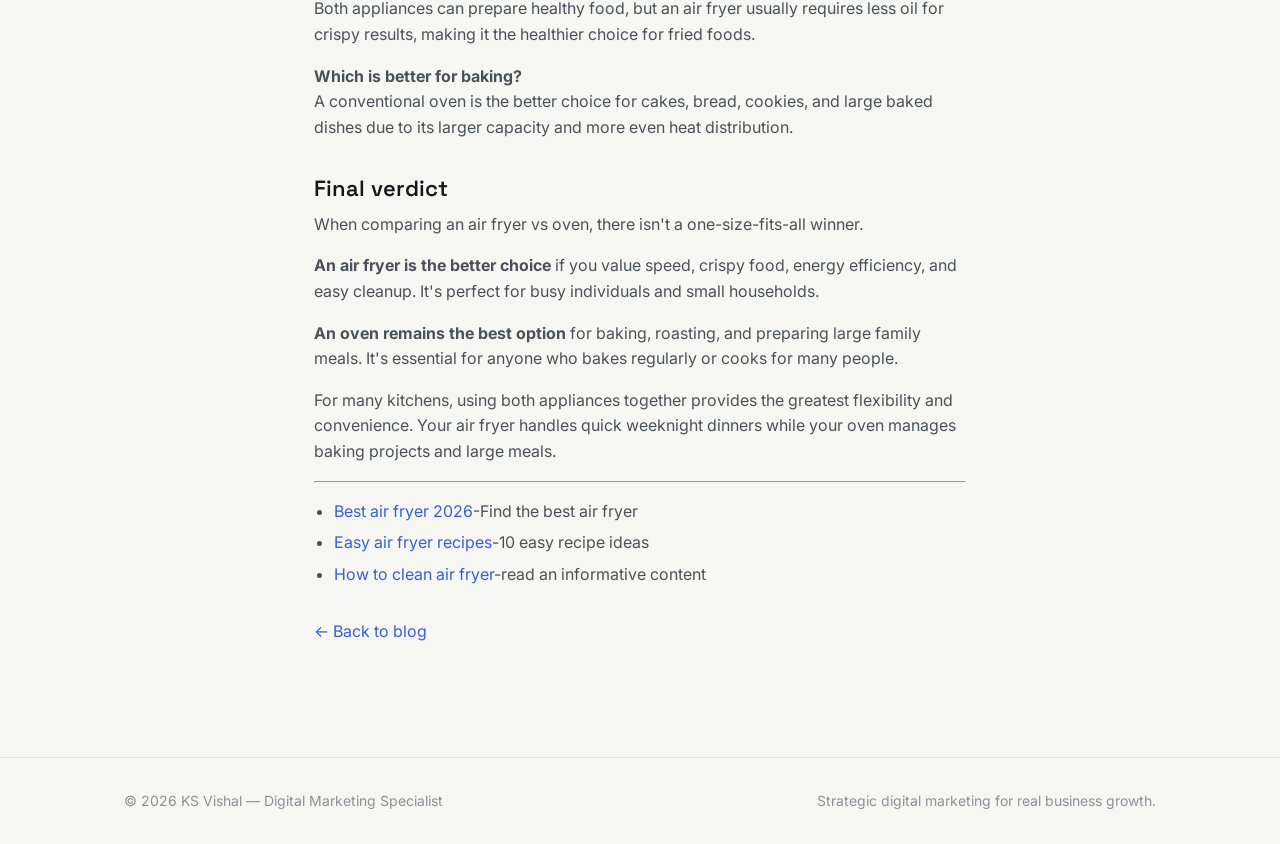
<file: blog-air-fryer-vs-oven.html>
<!DOCTYPE html>
<html lang="en">
<head>
<meta charset="UTF-8">
<meta name="viewport" content="width=device-width, initial-scale=1.0">
<title>Air Fryer vs Oven 2026: Which Cooks Better & Faster?</title>
<meta name="description" content="Compare the air fryer vs oven to find out which cooks faster, saves more energy, and delivers better results. Learn the pros, cons, and best choice for your kitchen.">
<script async src="https://www.googletagmanager.com/gtag/js?id=G-EMBF4V8JZL"></script>
<script>
  window.dataLayer = window.dataLayer || [];
  function gtag(){dataLayer.push(arguments);}
  gtag('js', new Date());
  gtag('config', 'G-EMBF4V8JZL');
</script>
<link rel="preconnect" href="https://fonts.googleapis.com">
<link href="https://fonts.googleapis.com/css2?family=Space+Grotesk:wght@500;600;700&family=Inter:wght@400;500;600&family=IBM+Plex+Mono:wght@400;500&display=swap" rel="stylesheet">
<link rel="stylesheet" href="css/style.css">
</head>
<body>

<header class="site-header">
  <nav class="nav">
    <a href="index.html" class="brand"><span class="dot"></span>DIGITAL GROWTH</a>
    <ul class="nav-links">
      <li><a href="index.html">Home</a></li>
      <li><a href="about.html">About</a></li>
      <li><a href="blog.html">Blog</a></li>
      <li><a href="projects.html">Projects</a></li>
      <li><a href="contact.html">Contact</a></li>
    </ul>
    <button class="nav-toggle" aria-label="Toggle menu"><span></span><span></span><span></span></button>
  </nav>
</header>

<section class="hero" style="padding-bottom:24px;">
  <div class="container" style="max-width:70ch;">
    <p style="margin-bottom:20px;"><a href="blog.html">&larr; Back to blog</a></p>
    <span class="tag">Product Comparison</span>
    <div class="post-meta">July 2026 · 8 min read</div>
    <h1>Air Fryer vs Oven 2026: Which Cooks Better & Faster?</h1>
  </div>
</section>

<section style="padding-top:0;">
  <div class="container" style="max-width:70ch;">
    <article class="post-body">

      <p>Have you ever wondered whether an air fryer is actually better than a traditional oven? Many people buy an air fryer expecting it to replace their oven completely, only to discover that each appliance has its own strengths.</p>
      <p>The truth is that choosing between an air fryer and an oven depends on what you cook, how many people you're serving, and how much time you have.</p>
      <p>In this guide, we'll compare the two in terms of cooking speed, food quality, energy efficiency, capacity, cost, and convenience so you can decide which one fits your kitchen.</p>

      <h2>Air fryer vs oven: Quick comparison</h2>
      <table style="width:100%; border-collapse:collapse; margin:20px 0;">
        <tr style="background-color:#f0f0f0;">
          <th style="border:1px solid #ddd; padding:10px; text-align:left;">Feature</th>
          <th style="border:1px solid #ddd; padding:10px; text-align:center;">Air Fryer</th>
          <th style="border:1px solid #ddd; padding:10px; text-align:center;">Oven</th>
        </tr>
        <tr>
          <td style="border:1px solid #ddd; padding:10px;">Cooking Speed</td>
          <td style="border:1px solid #ddd; padding:10px; text-align:center;">⭐⭐⭐⭐⭐</td>
          <td style="border:1px solid #ddd; padding:10px; text-align:center;">⭐⭐⭐</td>
        </tr>
        <tr style="background-color:#f9f9f9;">
          <td style="border:1px solid #ddd; padding:10px;">Energy Efficiency</td>
          <td style="border:1px solid #ddd; padding:10px; text-align:center;">⭐⭐⭐⭐⭐</td>
          <td style="border:1px solid #ddd; padding:10px; text-align:center;">⭐⭐⭐</td>
        </tr>
        <tr>
          <td style="border:1px solid #ddd; padding:10px;">Capacity</td>
          <td style="border:1px solid #ddd; padding:10px; text-align:center;">⭐⭐⭐</td>
          <td style="border:1px solid #ddd; padding:10px; text-align:center;">⭐⭐⭐⭐⭐</td>
        </tr>
        <tr style="background-color:#f9f9f9;">
          <td style="border:1px solid #ddd; padding:10px;">Crispy Food</td>
          <td style="border:1px solid #ddd; padding:10px; text-align:center;">⭐⭐⭐⭐⭐</td>
          <td style="border:1px solid #ddd; padding:10px; text-align:center;">⭐⭐⭐⭐</td>
        </tr>
        <tr>
          <td style="border:1px solid #ddd; padding:10px;">Baking</td>
          <td style="border:1px solid #ddd; padding:10px; text-align:center;">⭐⭐⭐</td>
          <td style="border:1px solid #ddd; padding:10px; text-align:center;">⭐⭐⭐⭐⭐</td>
        </tr>
        <tr style="background-color:#f9f9f9;">
          <td style="border:1px solid #ddd; padding:10px;">Family Meals</td>
          <td style="border:1px solid #ddd; padding:10px; text-align:center;">⭐⭐⭐</td>
          <td style="border:1px solid #ddd; padding:10px; text-align:center;">⭐⭐⭐⭐⭐</td>
        </tr>
        <tr>
          <td style="border:1px solid #ddd; padding:10px;">Cleaning</td>
          <td style="border:1px solid #ddd; padding:10px; text-align:center;">⭐⭐⭐⭐⭐</td>
          <td style="border:1px solid #ddd; padding:10px; text-align:center;">⭐⭐⭐</td>
        </tr>
      </table>

      <h2>What is an air fryer?</h2>
      <p>An air fryer is a compact countertop appliance that cooks food by circulating hot air at high speed. This creates a crispy outer layer with little to no oil.</p>
      <p>If you enjoy fries, chicken wings, vegetables, or frozen snacks, an air fryer can deliver crispy results quickly while using much less oil than deep frying. If you're considering one, check out our <a href="blog-best-air-fryer.html">best air fryer guide</a> to find the right model for your needs.</p>

      <h2>What is an oven?</h2>
      <p>A conventional oven cooks food by heating the entire cooking chamber using electric or gas-powered heating elements. Ovens are ideal for baking cakes, roasting large cuts of meat, cooking multiple dishes at once, and preparing family-sized meals.</p>

      <h2>Air fryer vs oven: Detailed comparison</h2>

      <h3>1. Cooking speed</h3>
      <p>Air fryers heat up much faster because the cooking chamber is smaller and the hot air circulates rapidly. Most air fryers preheat in 2-3 minutes, while ovens can take 10-15 minutes.</p>
      <p><strong>Winner: Air Fryer</strong></p>

      <h3>2. Taste and texture</h3>
      <p>Air fryers excel at making food crispy, especially fries, nuggets, and chicken wings. The rapid air circulation creates a perfect golden exterior while keeping the inside tender. Ovens can also produce crispy food, but they often require longer cooking times and less consistent results.</p>
      <p><strong>Winner: Air Fryer</strong></p>

      <h3>3. Capacity</h3>
      <p>A standard oven can cook multiple trays at once, making it ideal for large families or entertaining guests. Air fryers have smaller baskets, although larger and dual-basket models are available. For batch cooking, an oven is superior.</p>
      <p><strong>Winner: Oven</strong></p>

      <h3>4. Energy efficiency</h3>
      <p>Because an air fryer heats a smaller space, it generally uses less electricity for small meals. For cooking a single serving or a quick dinner, it can be more energy-efficient than heating an entire oven. You can save 20-30% on energy costs when using an air fryer regularly.</p>
      <p><strong>Winner: Air Fryer</strong></p>

      <h3>5. Healthy cooking</h3>
      <p>Both appliances can prepare healthy meals. However, air fryers are especially popular because they make crispy foods with minimal oil. This allows you to enjoy traditional fried favorites while reducing fat and calories significantly.</p>
      <p><strong>Winner: Air Fryer</strong></p>

      <h3>6. Baking performance</h3>
      <p>If you love baking bread, cakes, cookies, or pizza, an oven provides better space and more consistent results. Air fryers can bake small items, but their smaller baskets limit what you can prepare.</p>
      <p><strong>Winner: Oven</strong></p>

      <h3>7. Cleaning and maintenance</h3>
      <p>Air fryer baskets are usually removable and dishwasher-safe, making cleanup quick and easy. Cleaning an oven often takes more effort because of its larger interior, and you may need specialized cleaning products.</p>
      <p><strong>Winner: Air Fryer</strong></p>

      <h2>Air fryer pros and cons</h2>

      <h3>Pros</h3>
      <ul>
        <li>Faster cooking times</li>
        <li>Uses less oil for healthier meals</li>
        <li>Easy to clean with removable baskets</li>
        <li>Energy-efficient for small meals</li>
        <li>Excellent for making crispy foods</li>
        <li>Compact countertop design</li>
      </ul>

      <h3>Cons</h3>
      <ul>
        <li>Smaller cooking capacity</li>
        <li>Not ideal for large baking projects</li>
        <li>Can't cook multiple dishes simultaneously</li>
        <li>Limited space for family meals</li>
      </ul>

      <h2>Oven pros and cons</h2>

      <h3>Pros</h3>
      <ul>
        <li>Large cooking capacity</li>
        <li>Excellent for baking bread, cakes, and pastries</li>
        <li>Better for roasting whole chickens or large dishes</li>
        <li>Suitable for cooking multiple items together</li>
        <li>Versatile cooking methods</li>
      </ul>

      <h3>Cons</h3>
      <ul>
        <li>Longer preheating time</li>
        <li>Higher energy use for small meals</li>
        <li>More time-consuming to clean</li>
        <li>Takes up more counter or built-in space</li>
      </ul>

      <h2>Which one should you buy?</h2>

      <h3>Choose an air fryer if you:</h3>
      <ul>
        <li>Cook for one or two people most of the time</li>
        <li>Want faster cooking</li>
        <li>Prefer crispy foods with less oil</li>
        <li>Need an appliance that's easy to clean</li>
        <li>Have limited counter space</li>
      </ul>

      <h3>Choose an oven if you:</h3>
      <ul>
        <li>Cook for a large family</li>
        <li>Bake frequently</li>
        <li>Prepare multiple dishes at once</li>
        <li>Need more cooking space</li>
        <li>Roast whole chickens or large meats regularly</li>
      </ul>

      <p><strong>Best solution:</strong> If your budget allows, many households benefit from having both appliances because they complement each other perfectly. Use your air fryer for quick, crispy meals and your oven for baking and large dishes.</p>

      <h2>Frequently asked questions</h2>

      <p><strong>Is an air fryer better than an oven?</strong><br>For quick meals and crispy food, yes. For baking and large meals, an oven is generally better. It depends on your cooking habits.</p>

      <p><strong>Can an air fryer replace an oven?</strong><br>It can replace an oven for many everyday tasks, but it cannot fully replace the capacity and versatility of a conventional oven.</p>

      <p><strong>Which uses less electricity?</strong><br>An air fryer often uses less electricity for smaller meals because it heats a much smaller cooking space.</p>

      <p><strong>Is food healthier in an air fryer?</strong><br>Both appliances can prepare healthy food, but an air fryer usually requires less oil for crispy results, making it the healthier choice for fried foods.</p>

      <p><strong>Which is better for baking?</strong><br>A conventional oven is the better choice for cakes, bread, cookies, and large baked dishes due to its larger capacity and more even heat distribution.</p>

      <h2>Final verdict</h2>
      <p>When comparing an air fryer vs oven, there isn't a one-size-fits-all winner.</p>
      <p><strong>An air fryer is the better choice</strong> if you value speed, crispy food, energy efficiency, and easy cleanup. It's perfect for busy individuals and small households.</p>
      <p><strong>An oven remains the best option</strong> for baking, roasting, and preparing large family meals. It's essential for anyone who bakes regularly or cooks for many people.</p>
      <p>For many kitchens, using both appliances together provides the greatest flexibility and convenience. Your air fryer handles quick weeknight dinners while your oven manages baking projects and large meals.</p>
      <hr>
      <ul>
        <li><a href="">Best air fryer 2026</a>-Find the best air fryer</li>
        <li><a href="">Easy air fryer recipes</a>-10 easy recipe ideas</li>
        <li><a href="">How to clean air fryer</a>-read an informative content</li>
      </ul>  
        

      <p style="margin-top:32px;"><a href="blog.html">&larr; Back to blog</a></p>
    </article>
  </div>
</section>

<footer class="site-footer">
  <div class="container">
    <span>&copy; 2026 KS Vishal — Digital Marketing Specialist</span>
    <span>Strategic digital marketing for real business growth.</span>
  </div>
</footer>

<script src="script.js"></script>
</body>
</html>
</file>
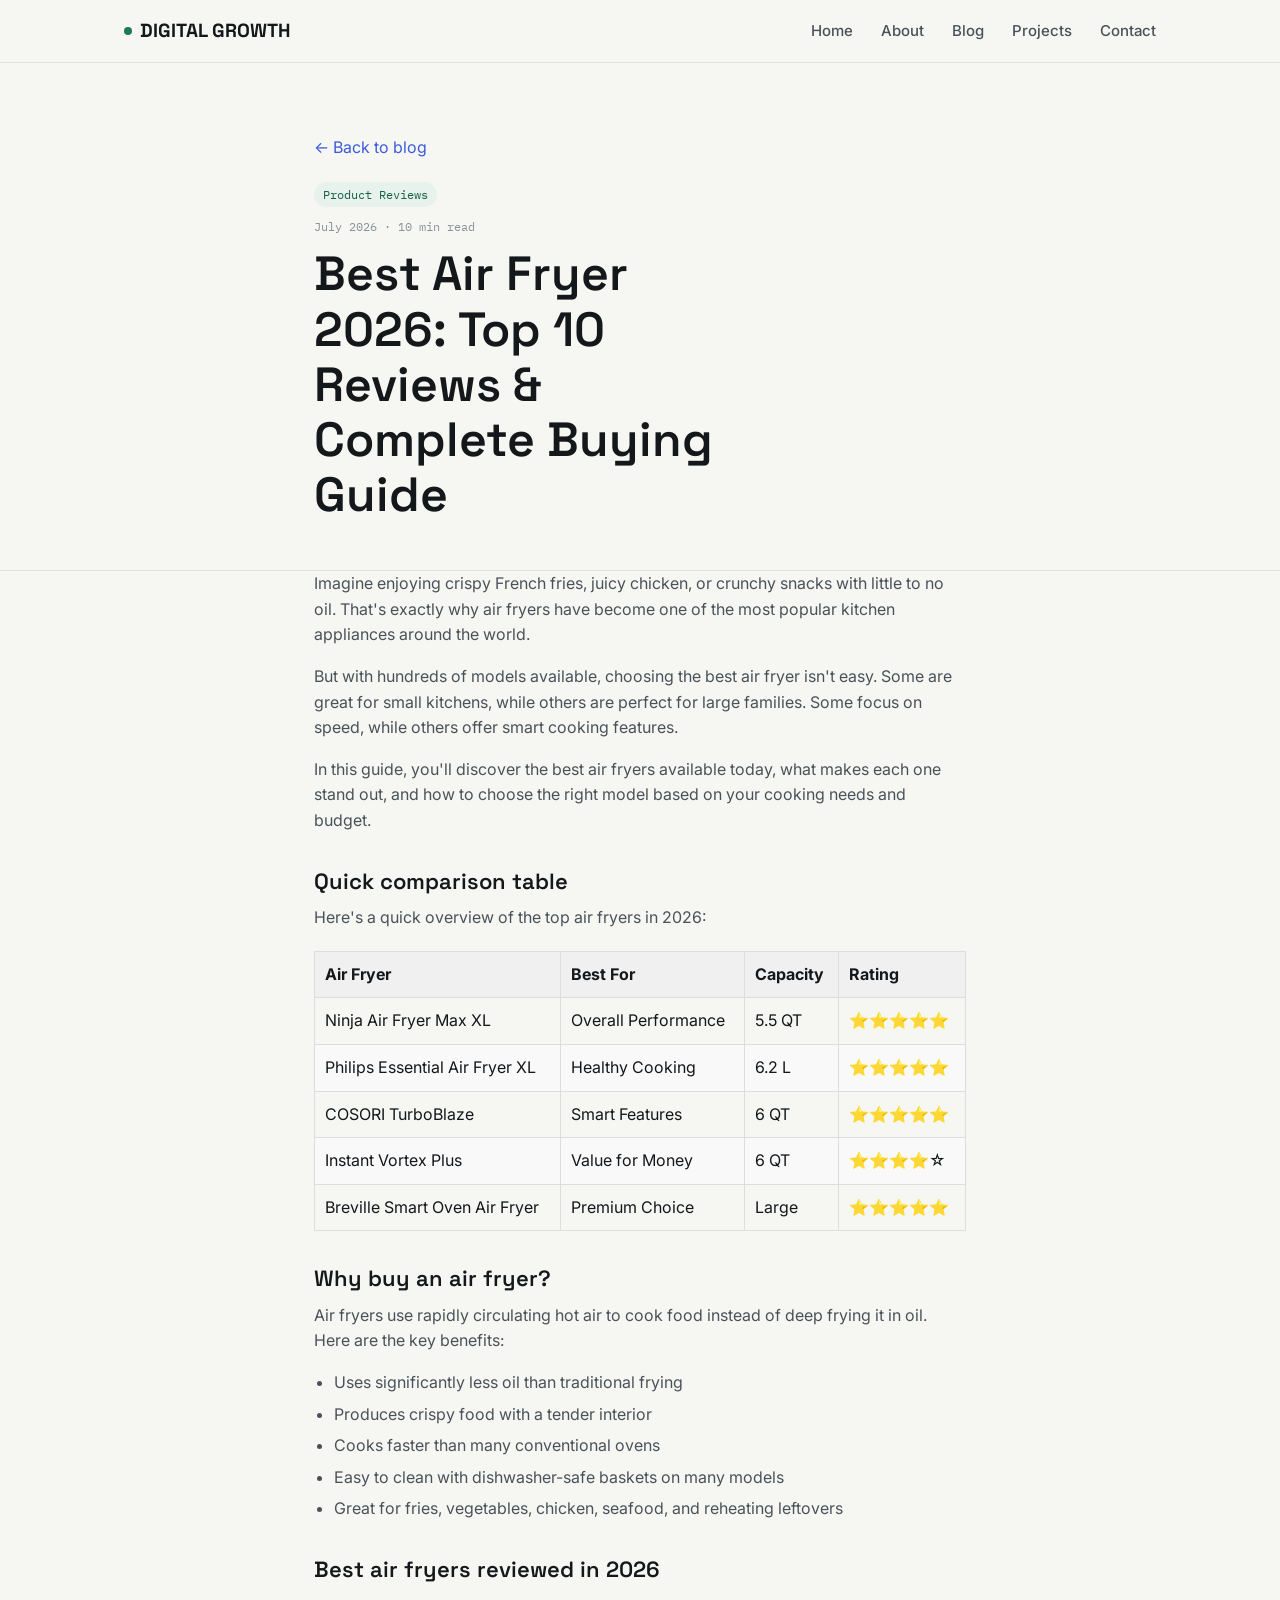
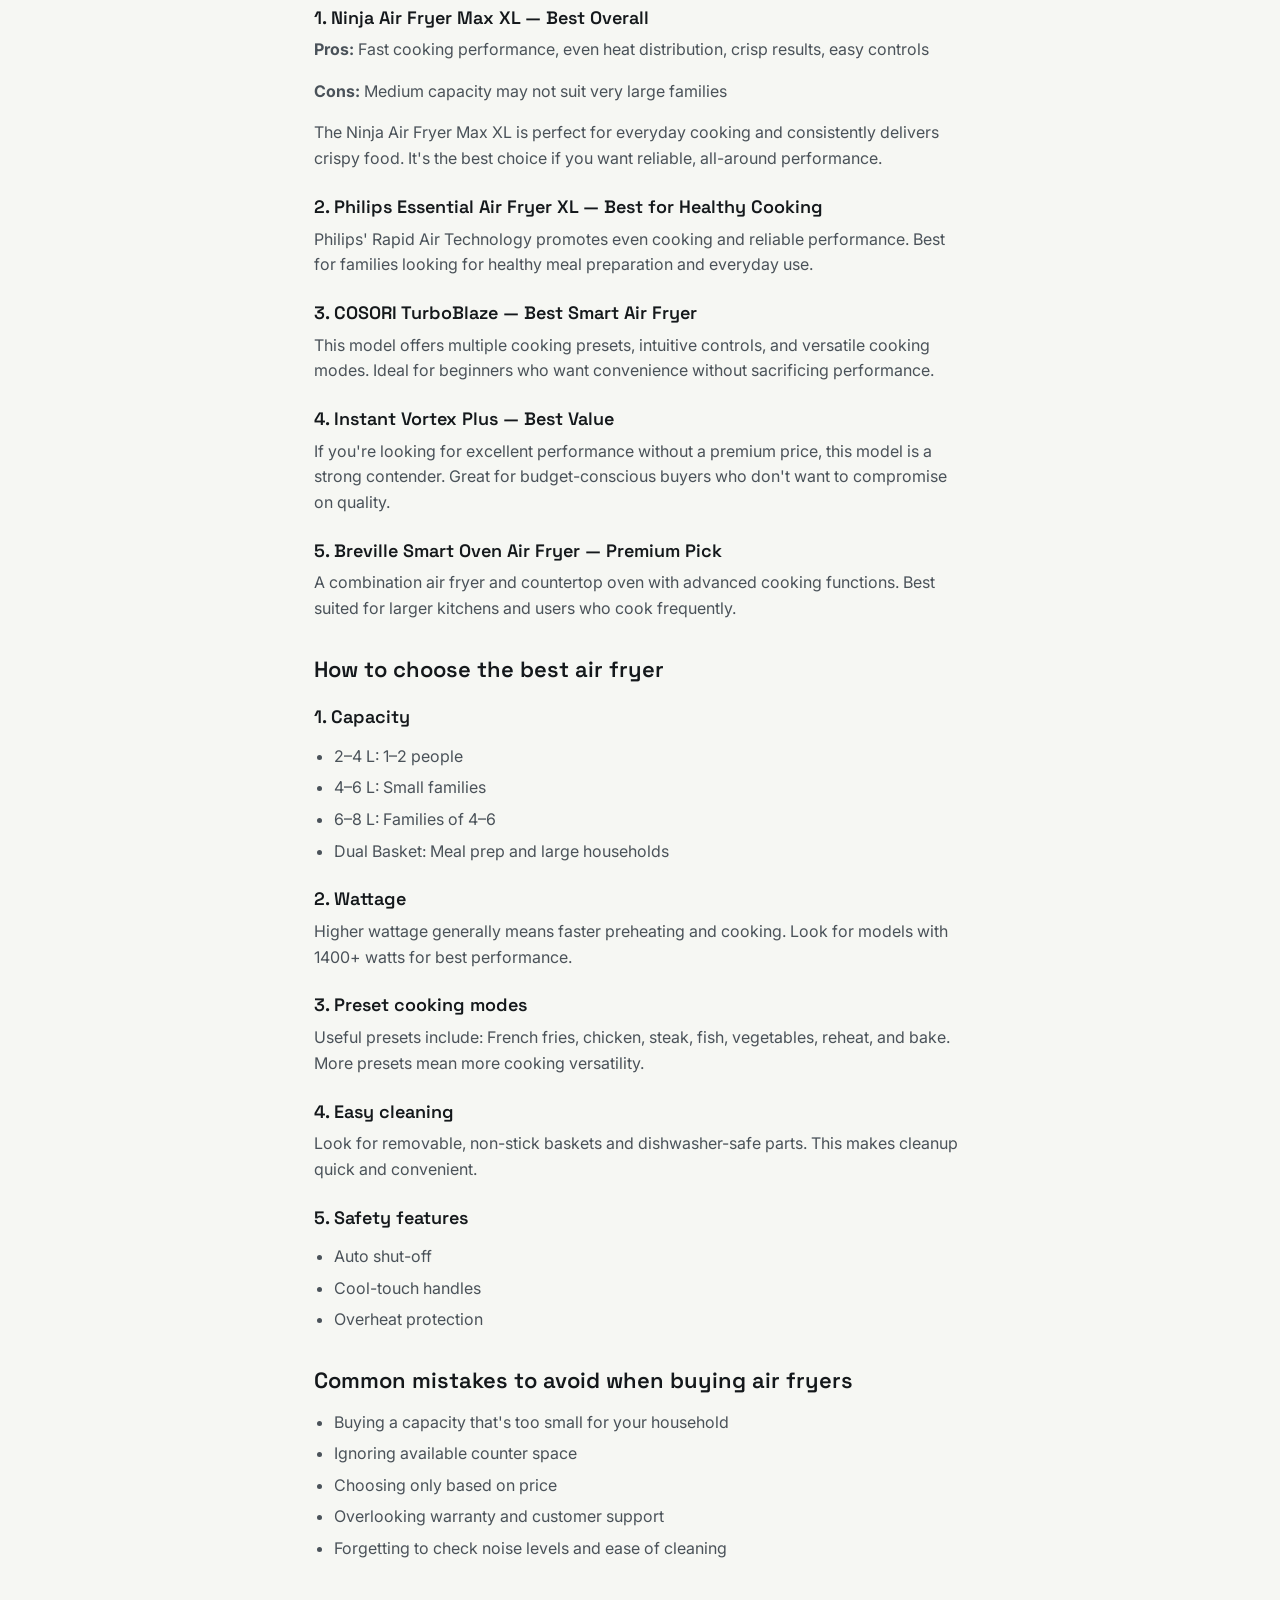
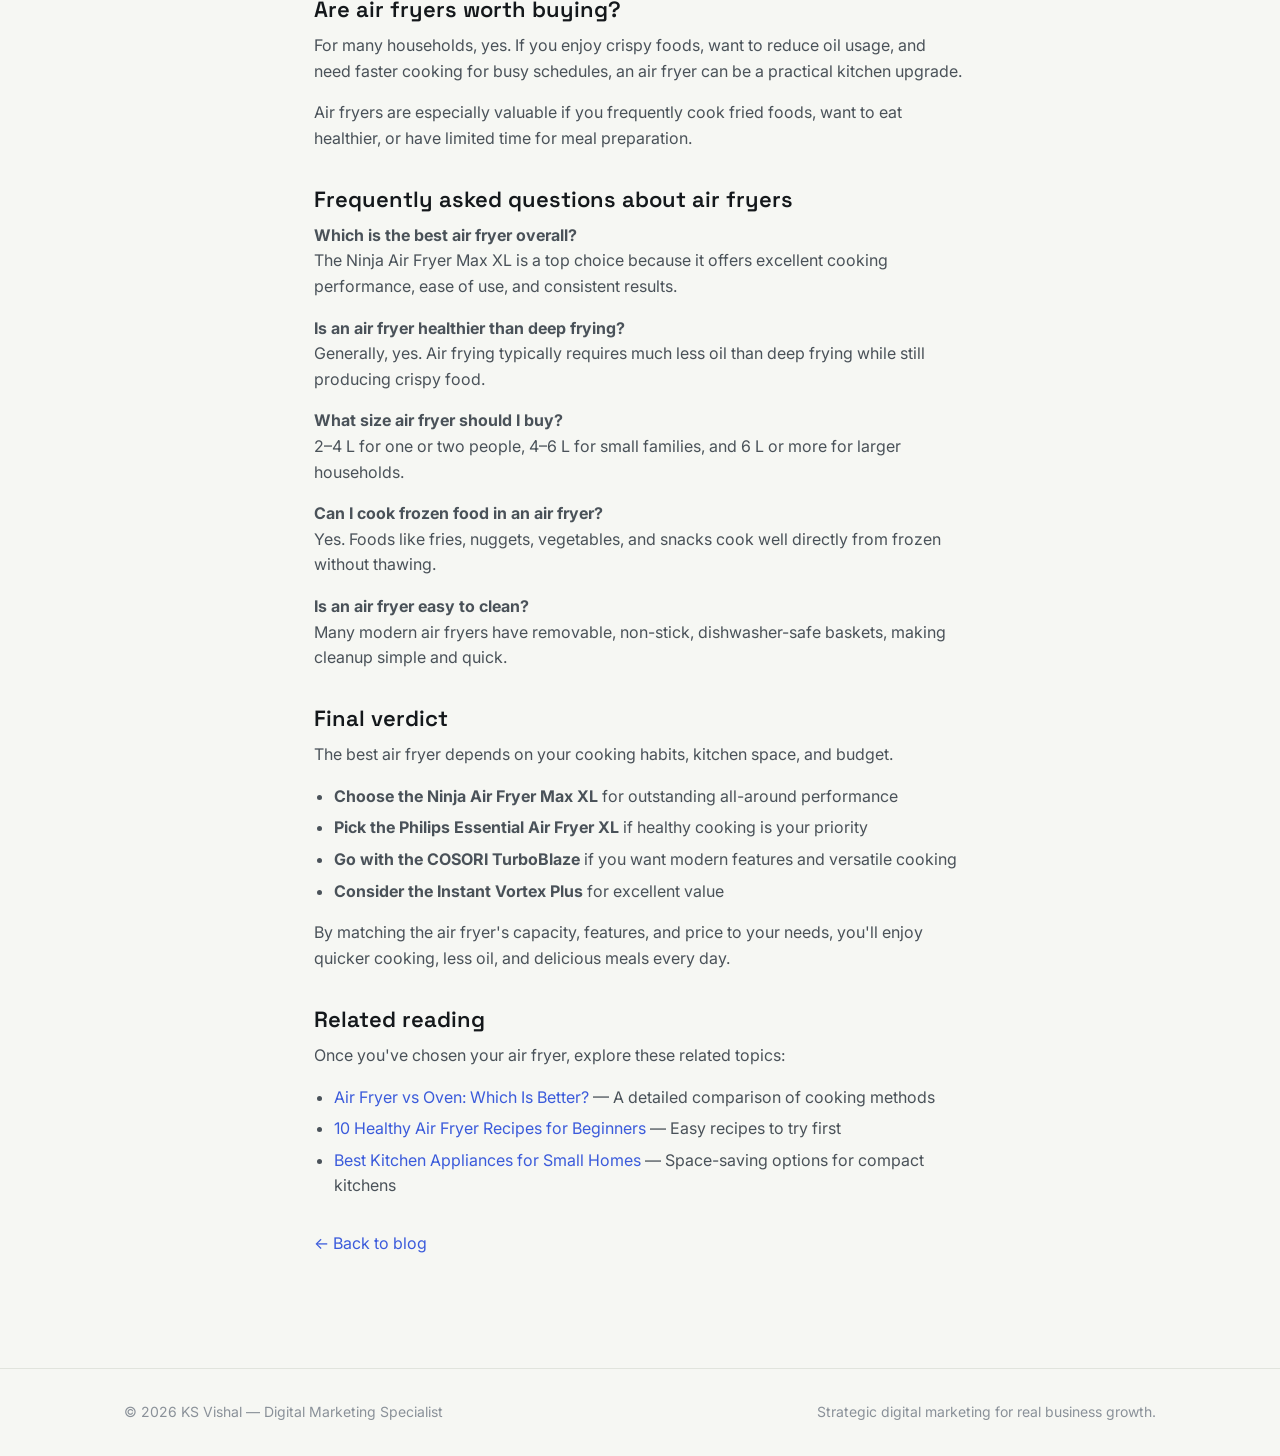
<file: blog-best-air-fryer.html>
<!DOCTYPE html>
<html lang="en">
<head>
<meta charset="UTF-8">
<meta name="viewport" content="width=device-width, initial-scale=1.0">
<title>Best Air Fryer 2026: Top 10 Reviews & Buying Guide</title>
<meta name="description" content="Looking for the best air fryer? Compare the top 10 air fryers of 2026 with detailed reviews, buying tips, pros, cons, and expert recommendations to find the perfect one for your kitchen.">
<script async src="https://www.googletagmanager.com/gtag/js?id=G-EMBF4V8JZL"></script>
<script>
  window.dataLayer = window.dataLayer || [];
  function gtag(){dataLayer.push(arguments);}
  gtag('js', new Date());
  gtag('config', 'G-EMBF4V8JZL');
</script>
<link rel="preconnect" href="https://fonts.googleapis.com">
<link href="https://fonts.googleapis.com/css2?family=Space+Grotesk:wght@500;600;700&family=Inter:wght@400;500;600&family=IBM+Plex+Mono:wght@400;500&display=swap" rel="stylesheet">
<link rel="stylesheet" href="css/style.css">
</head>
<body>

<header class="site-header">
  <nav class="nav">
    <a href="index.html" class="brand"><span class="dot"></span> DIGITAL GROWTH</a>
    <ul class="nav-links">
      <li><a href="index.html">Home</a></li>
      <li><a href="about.html">About</a></li>
      <li><a href="blog.html">Blog</a></li>
      <li><a href="projects.html">Projects</a></li>
      <li><a href="contact.html">Contact</a></li>
    </ul>
    <button class="nav-toggle" aria-label="Toggle menu"><span></span><span></span><span></span></button>
  </nav>
</header>

<section class="hero" style="padding-bottom:24px;">
  <div class="container" style="max-width:70ch;">
    <p style="margin-bottom:20px;"><a href="blog.html">&larr; Back to blog</a></p>
    <span class="tag">Product Reviews</span>
    <div class="post-meta">July 2026 · 10 min read</div>
    <h1>Best Air Fryer 2026: Top 10 Reviews & Complete Buying Guide</h1>
  </div>
</section>

<section style="padding-top:0;">
  <div class="container" style="max-width:70ch;">
    <article class="post-body">

      <p>Imagine enjoying crispy French fries, juicy chicken, or crunchy snacks with little to no oil. That's exactly why air fryers have become one of the most popular kitchen appliances around the world.</p>
      <p>But with hundreds of models available, choosing the best air fryer isn't easy. Some are great for small kitchens, while others are perfect for large families. Some focus on speed, while others offer smart cooking features.</p>
      <p>In this guide, you'll discover the best air fryers available today, what makes each one stand out, and how to choose the right model based on your cooking needs and budget.</p>

      <h2>Quick comparison table</h2>
      <p>Here's a quick overview of the top air fryers in 2026:</p>
      <table style="width:100%; border-collapse:collapse; margin:20px 0;">
        <tr style="background-color:#f0f0f0;">
          <th style="border:1px solid #ddd; padding:10px; text-align:left;">Air Fryer</th>
          <th style="border:1px solid #ddd; padding:10px; text-align:left;">Best For</th>
          <th style="border:1px solid #ddd; padding:10px; text-align:left;">Capacity</th>
          <th style="border:1px solid #ddd; padding:10px; text-align:left;">Rating</th>
        </tr>
        <tr>
          <td style="border:1px solid #ddd; padding:10px;">Ninja Air Fryer Max XL</td>
          <td style="border:1px solid #ddd; padding:10px;">Overall Performance</td>
          <td style="border:1px solid #ddd; padding:10px;">5.5 QT</td>
          <td style="border:1px solid #ddd; padding:10px;">⭐⭐⭐⭐⭐</td>
        </tr>
        <tr style="background-color:#f9f9f9;">
          <td style="border:1px solid #ddd; padding:10px;">Philips Essential Air Fryer XL</td>
          <td style="border:1px solid #ddd; padding:10px;">Healthy Cooking</td>
          <td style="border:1px solid #ddd; padding:10px;">6.2 L</td>
          <td style="border:1px solid #ddd; padding:10px;">⭐⭐⭐⭐⭐</td>
        </tr>
        <tr>
          <td style="border:1px solid #ddd; padding:10px;">COSORI TurboBlaze</td>
          <td style="border:1px solid #ddd; padding:10px;">Smart Features</td>
          <td style="border:1px solid #ddd; padding:10px;">6 QT</td>
          <td style="border:1px solid #ddd; padding:10px;">⭐⭐⭐⭐⭐</td>
        </tr>
        <tr style="background-color:#f9f9f9;">
          <td style="border:1px solid #ddd; padding:10px;">Instant Vortex Plus</td>
          <td style="border:1px solid #ddd; padding:10px;">Value for Money</td>
          <td style="border:1px solid #ddd; padding:10px;">6 QT</td>
          <td style="border:1px solid #ddd; padding:10px;">⭐⭐⭐⭐☆</td>
        </tr>
        <tr>
          <td style="border:1px solid #ddd; padding:10px;">Breville Smart Oven Air Fryer</td>
          <td style="border:1px solid #ddd; padding:10px;">Premium Choice</td>
          <td style="border:1px solid #ddd; padding:10px;">Large</td>
          <td style="border:1px solid #ddd; padding:10px;">⭐⭐⭐⭐⭐</td>
        </tr>
      </table>

      <h2>Why buy an air fryer?</h2>
      <p>Air fryers use rapidly circulating hot air to cook food instead of deep frying it in oil. Here are the key benefits:</p>
      <ul>
        <li>Uses significantly less oil than traditional frying</li>
        <li>Produces crispy food with a tender interior</li>
        <li>Cooks faster than many conventional ovens</li>
        <li>Easy to clean with dishwasher-safe baskets on many models</li>
        <li>Great for fries, vegetables, chicken, seafood, and reheating leftovers</li>
      </ul>

      <h2>Best air fryers reviewed in 2026</h2>

      <h3>1. Ninja Air Fryer Max XL — Best Overall</h3>
      <p><strong>Pros:</strong> Fast cooking performance, even heat distribution, crisp results, easy controls</p>
      <p><strong>Cons:</strong> Medium capacity may not suit very large families</p>
      <p>The Ninja Air Fryer Max XL is perfect for everyday cooking and consistently delivers crispy food. It's the best choice if you want reliable, all-around performance.</p>

      <h3>2. Philips Essential Air Fryer XL — Best for Healthy Cooking</h3>
      <p>Philips' Rapid Air Technology promotes even cooking and reliable performance. Best for families looking for healthy meal preparation and everyday use.</p>

      <h3>3. COSORI TurboBlaze — Best Smart Air Fryer</h3>
      <p>This model offers multiple cooking presets, intuitive controls, and versatile cooking modes. Ideal for beginners who want convenience without sacrificing performance.</p>

      <h3>4. Instant Vortex Plus — Best Value</h3>
      <p>If you're looking for excellent performance without a premium price, this model is a strong contender. Great for budget-conscious buyers who don't want to compromise on quality.</p>

      <h3>5. Breville Smart Oven Air Fryer — Premium Pick</h3>
      <p>A combination air fryer and countertop oven with advanced cooking functions. Best suited for larger kitchens and users who cook frequently.</p>

      <h2>How to choose the best air fryer</h2>

      <h3>1. Capacity</h3>
      <ul>
        <li>2–4 L: 1–2 people</li>
        <li>4–6 L: Small families</li>
        <li>6–8 L: Families of 4–6</li>
        <li>Dual Basket: Meal prep and large households</li>
      </ul>

      <h3>2. Wattage</h3>
      <p>Higher wattage generally means faster preheating and cooking. Look for models with 1400+ watts for best performance.</p>

      <h3>3. Preset cooking modes</h3>
      <p>Useful presets include: French fries, chicken, steak, fish, vegetables, reheat, and bake. More presets mean more cooking versatility.</p>

      <h3>4. Easy cleaning</h3>
      <p>Look for removable, non-stick baskets and dishwasher-safe parts. This makes cleanup quick and convenient.</p>

      <h3>5. Safety features</h3>
      <ul>
        <li>Auto shut-off</li>
        <li>Cool-touch handles</li>
        <li>Overheat protection</li>
      </ul>

      <h2>Common mistakes to avoid when buying air fryers</h2>
      <ul>
        <li>Buying a capacity that's too small for your household</li>
        <li>Ignoring available counter space</li>
        <li>Choosing only based on price</li>
        <li>Overlooking warranty and customer support</li>
        <li>Forgetting to check noise levels and ease of cleaning</li>
      </ul>

      <h2>Are air fryers worth buying?</h2>
      <p>For many households, yes. If you enjoy crispy foods, want to reduce oil usage, and need faster cooking for busy schedules, an air fryer can be a practical kitchen upgrade.</p>
      <p>Air fryers are especially valuable if you frequently cook fried foods, want to eat healthier, or have limited time for meal preparation.</p>

      <h2>Frequently asked questions about air fryers</h2>

      <p><strong>Which is the best air fryer overall?</strong><br>The Ninja Air Fryer Max XL is a top choice because it offers excellent cooking performance, ease of use, and consistent results.</p>

      <p><strong>Is an air fryer healthier than deep frying?</strong><br>Generally, yes. Air frying typically requires much less oil than deep frying while still producing crispy food.</p>

      <p><strong>What size air fryer should I buy?</strong><br>2–4 L for one or two people, 4–6 L for small families, and 6 L or more for larger households.</p>

      <p><strong>Can I cook frozen food in an air fryer?</strong><br>Yes. Foods like fries, nuggets, vegetables, and snacks cook well directly from frozen without thawing.</p>

      <p><strong>Is an air fryer easy to clean?</strong><br>Many modern air fryers have removable, non-stick, dishwasher-safe baskets, making cleanup simple and quick.</p>

      <h2>Final verdict</h2>
      <p>The best air fryer depends on your cooking habits, kitchen space, and budget.</p>
      <ul>
        <li><strong>Choose the Ninja Air Fryer Max XL</strong> for outstanding all-around performance</li>
        <li><strong>Pick the Philips Essential Air Fryer XL</strong> if healthy cooking is your priority</li>
        <li><strong>Go with the COSORI TurboBlaze</strong> if you want modern features and versatile cooking</li>
        <li><strong>Consider the Instant Vortex Plus</strong> for excellent value</li>
      </ul>
      <p>By matching the air fryer's capacity, features, and price to your needs, you'll enjoy quicker cooking, less oil, and delicious meals every day.</p>

      <h2>Related reading</h2>
      <p>Once you've chosen your air fryer, explore these related topics:</p>
      <ul>
        <li><a href="blog-air-fryer-vs-oven.html">Air Fryer vs Oven: Which Is Better?</a> — A detailed comparison of cooking methods</li>
        <li><a href="#">10 Healthy Air Fryer Recipes for Beginners</a> — Easy recipes to try first</li>
        <li><a href="#">Best Kitchen Appliances for Small Homes</a> — Space-saving options for compact kitchens</li>
      </ul>

      <p style="margin-top:32px;"><a href="blog.html">&larr; Back to blog</a></p>
    </article>
  </div>
</section>

<footer class="site-footer">
  <div class="container">
    <span>&copy; 2026 KS Vishal — Digital Marketing Specialist</span>
    <span>Strategic digital marketing for real business growth.</span>
  </div>
</footer>

<script src="script.js"></script>
</body>
</html>
</file>
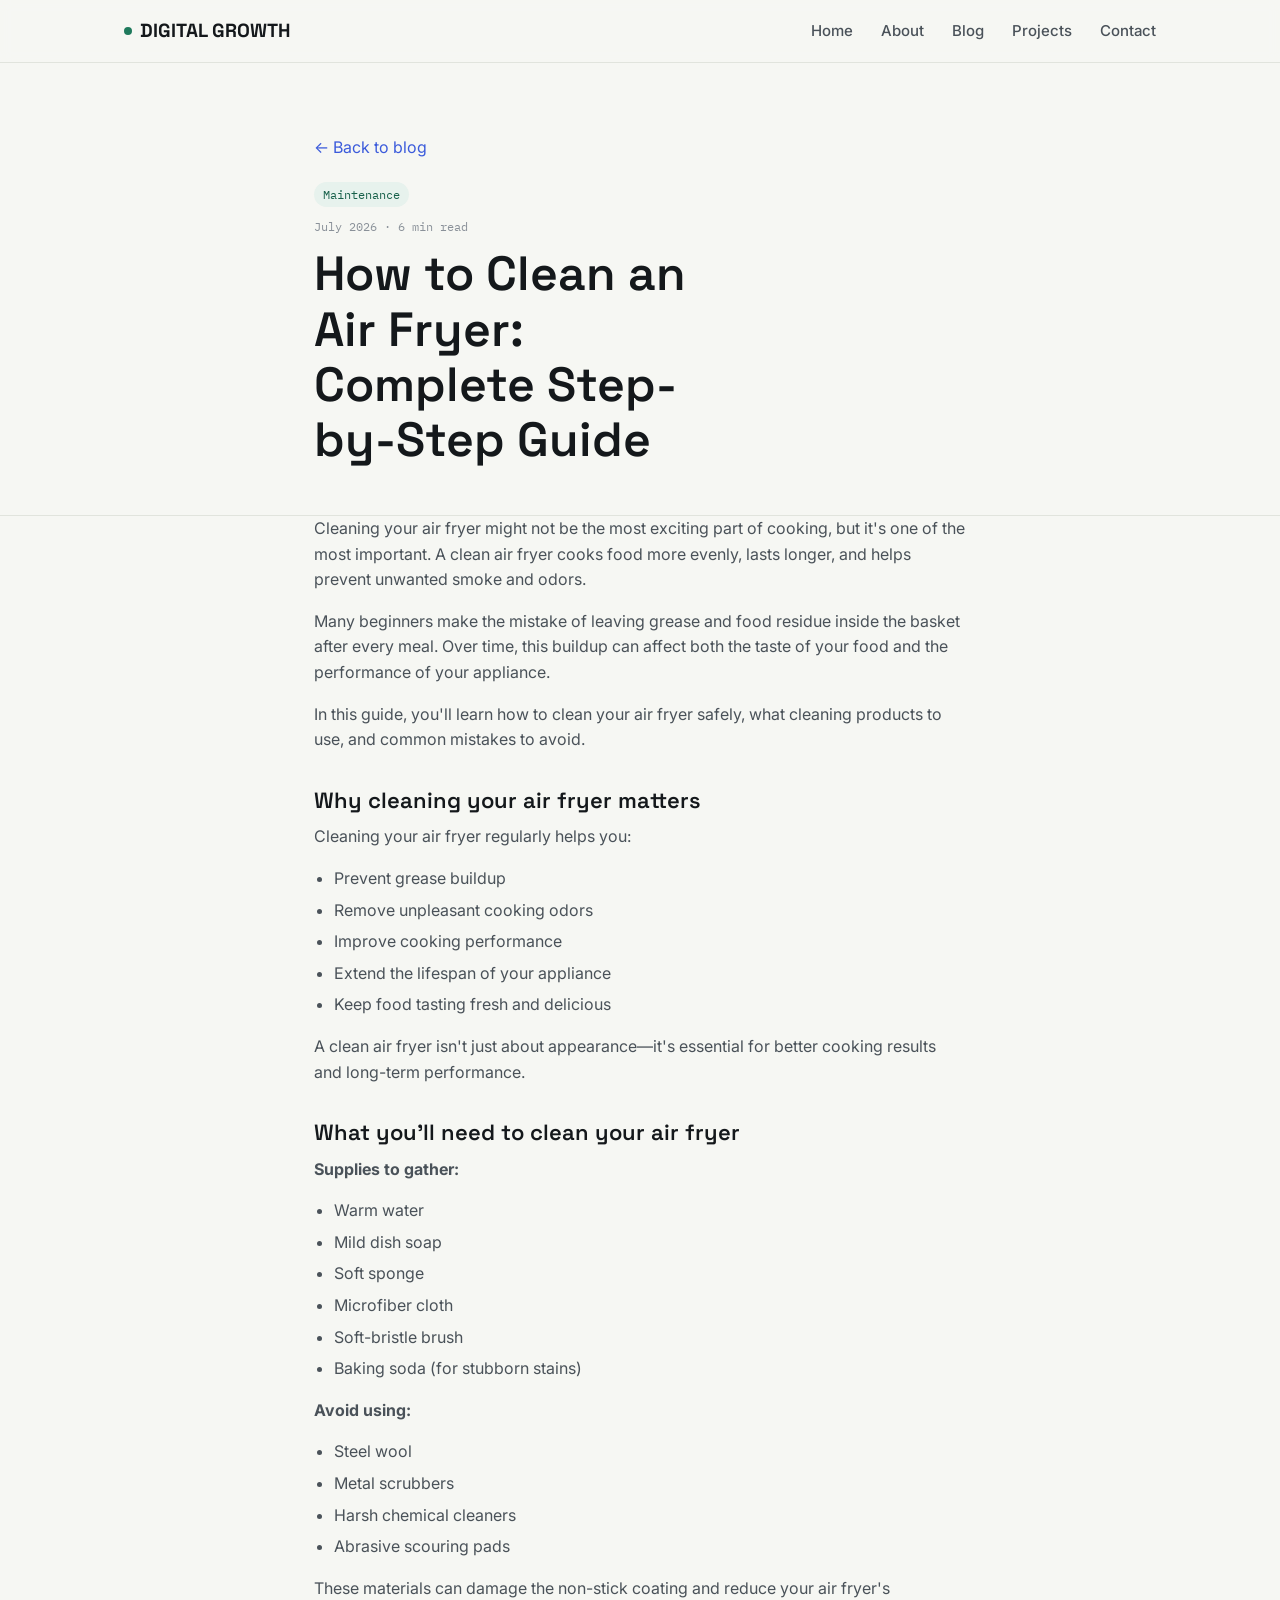
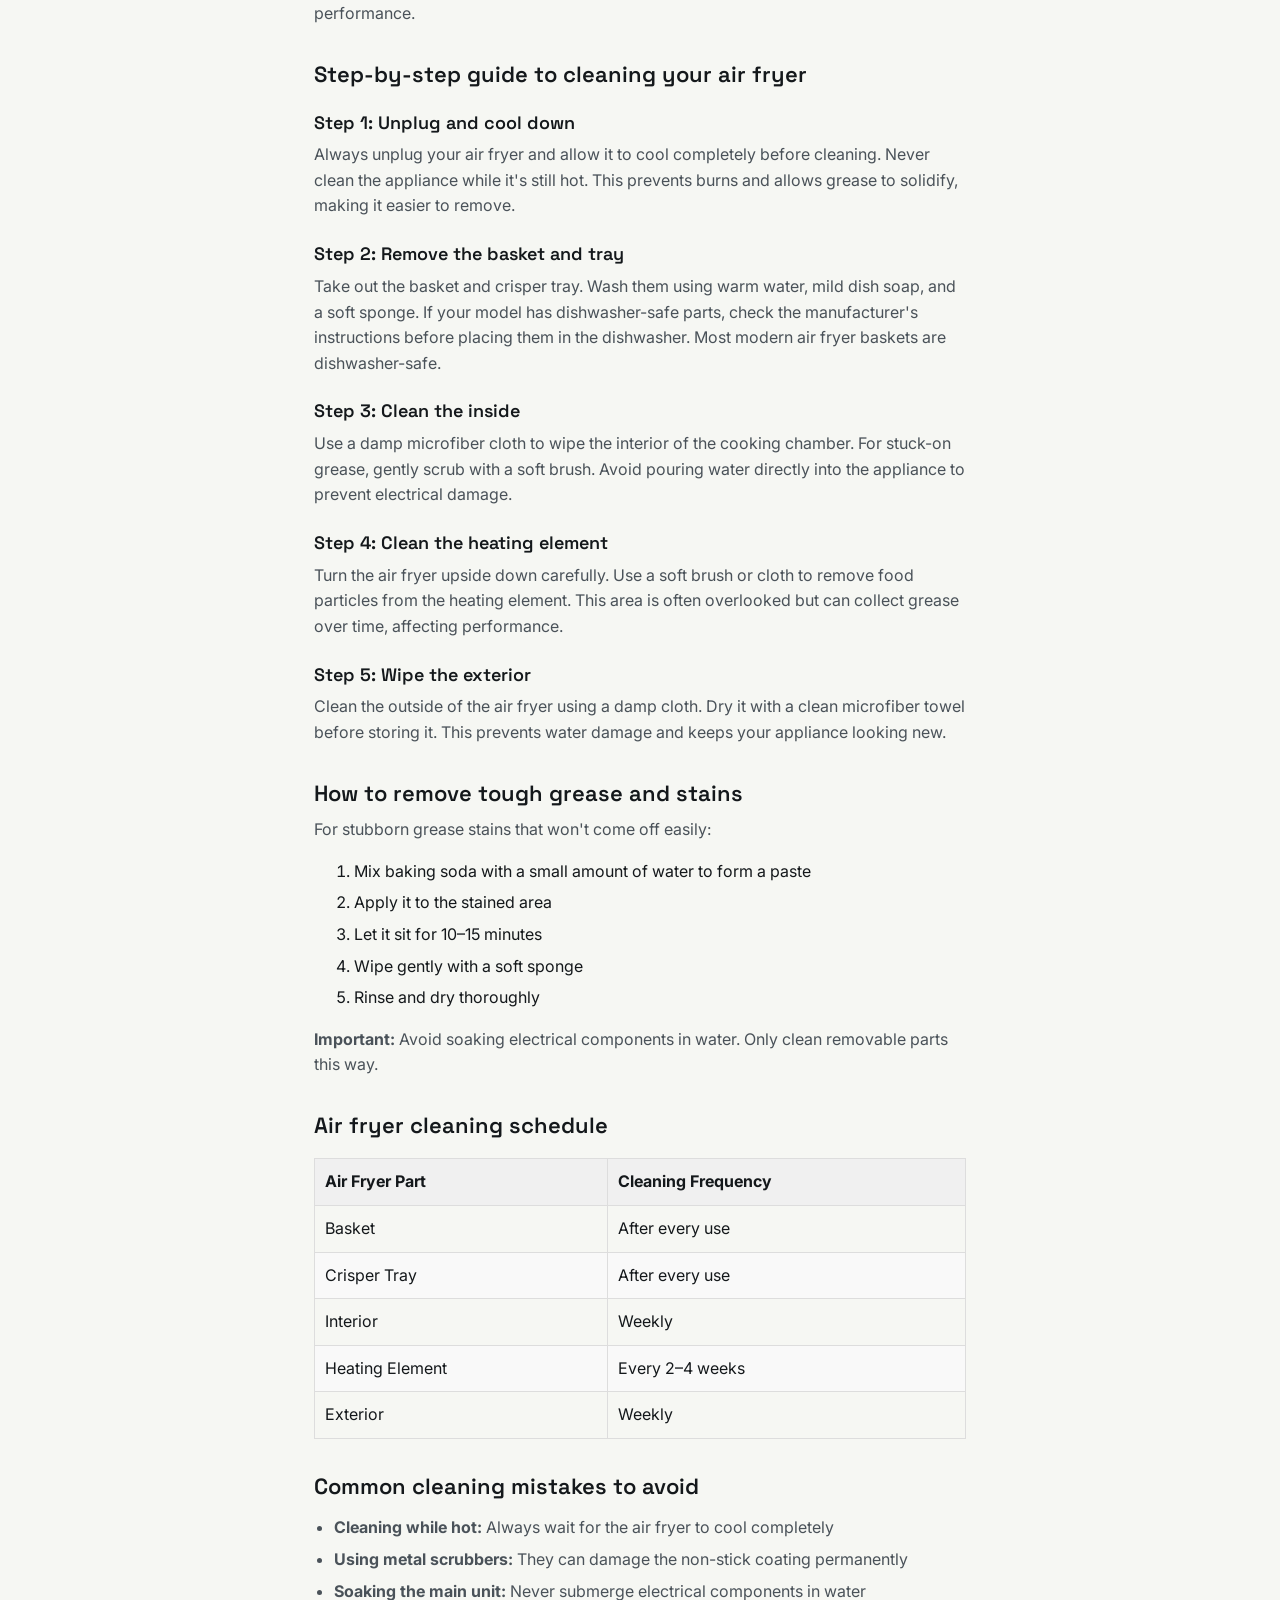
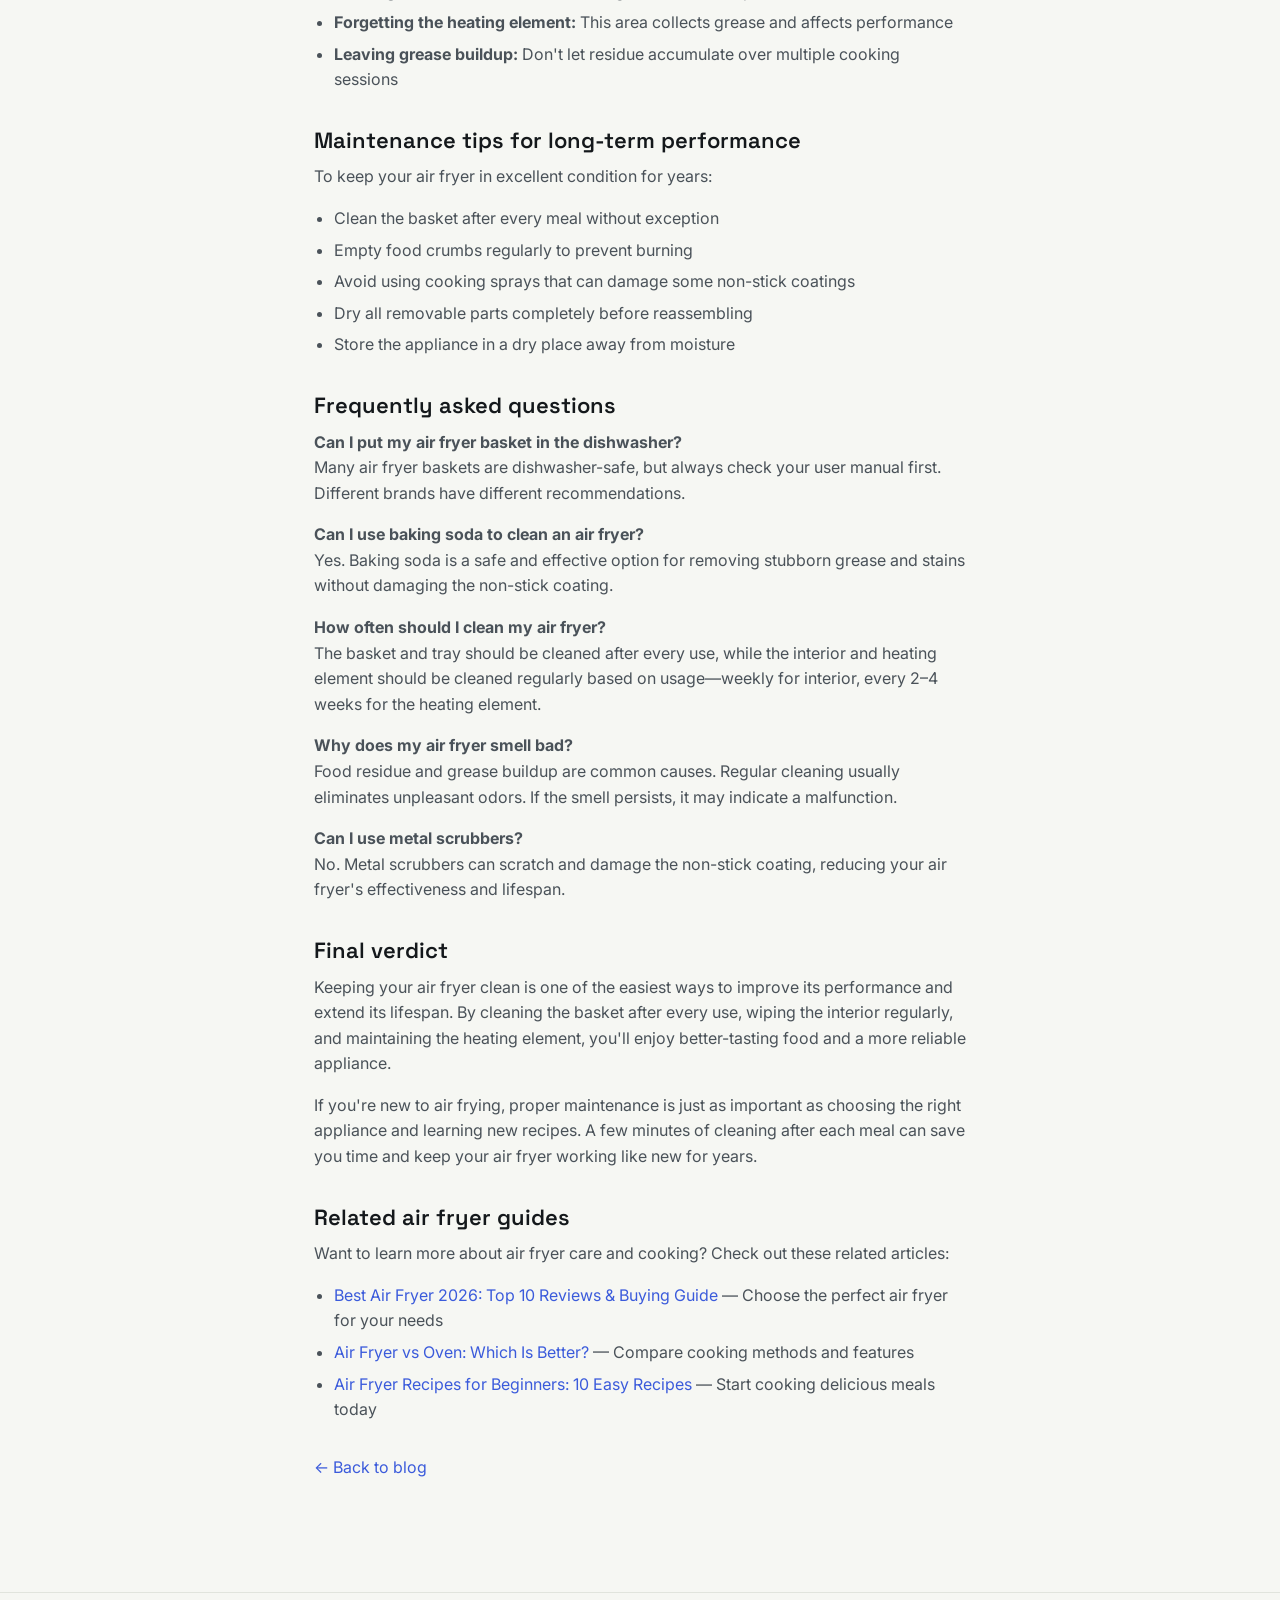
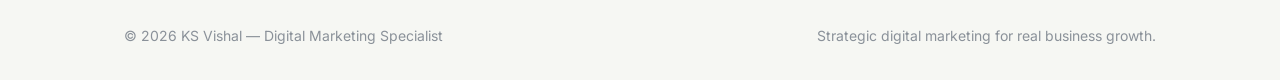
<file: blog-how-to-clean-air-fryer.html>
<!DOCTYPE html>
<html lang="en">
<head>
<meta charset="UTF-8">
<meta name="viewport" content="width=device-width, initial-scale=1.0">
<title>How to Clean an Air Fryer: Complete Step-by-Step Guide</title>
<meta name="description" content="Learn how to clean an air fryer the right way with this simple step-by-step guide. Remove grease, food residue, and odors while keeping your air fryer in excellent condition.">
<script async src="https://www.googletagmanager.com/gtag/js?id=G-EMBF4V8JZL"></script>
<script>
  window.dataLayer = window.dataLayer || [];
  function gtag(){dataLayer.push(arguments);}
  gtag('js', new Date());
  gtag('config', 'G-EMBF4V8JZL');
</script>
<link rel="preconnect" href="https://fonts.googleapis.com">
<link href="https://fonts.googleapis.com/css2?family=Space+Grotesk:wght@500;600;700&family=Inter:wght@400;500;600&family=IBM+Plex+Mono:wght@400;500&display=swap" rel="stylesheet">
<link rel="stylesheet" href="css/style.css">
</head>
<body>

<header class="site-header">
  <nav class="nav">
    <a href="index.html" class="brand"><span class="dot"></span>DIGITAL GROWTH</a>
    <ul class="nav-links">
      <li><a href="index.html">Home</a></li>
      <li><a href="about.html">About</a></li>
      <li><a href="blog.html">Blog</a></li>
      <li><a href="projects.html">Projects</a></li>
      <li><a href="contact.html">Contact</a></li>
    </ul>
    <button class="nav-toggle" aria-label="Toggle menu"><span></span><span></span><span></span></button>
  </nav>
</header>

<section class="hero" style="padding-bottom:24px;">
  <div class="container" style="max-width:70ch;">
    <p style="margin-bottom:20px;"><a href="blog.html">&larr; Back to blog</a></p>
    <span class="tag">Maintenance</span>
    <div class="post-meta">July 2026 · 6 min read</div>
    <h1>How to Clean an Air Fryer: Complete Step-by-Step Guide</h1>
  </div>
</section>

<section style="padding-top:0;">
  <div class="container" style="max-width:70ch;">
    <article class="post-body">

      <p>Cleaning your air fryer might not be the most exciting part of cooking, but it's one of the most important. A clean air fryer cooks food more evenly, lasts longer, and helps prevent unwanted smoke and odors.</p>
      <p>Many beginners make the mistake of leaving grease and food residue inside the basket after every meal. Over time, this buildup can affect both the taste of your food and the performance of your appliance.</p>
      <p>In this guide, you'll learn how to clean your air fryer safely, what cleaning products to use, and common mistakes to avoid.</p>

      <h2>Why cleaning your air fryer matters</h2>
      <p>Cleaning your air fryer regularly helps you:</p>
      <ul>
        <li>Prevent grease buildup</li>
        <li>Remove unpleasant cooking odors</li>
        <li>Improve cooking performance</li>
        <li>Extend the lifespan of your appliance</li>
        <li>Keep food tasting fresh and delicious</li>
      </ul>
      <p>A clean air fryer isn't just about appearance—it's essential for better cooking results and long-term performance.</p>

      <h2>What you'll need to clean your air fryer</h2>
      <p><strong>Supplies to gather:</strong></p>
      <ul>
        <li>Warm water</li>
        <li>Mild dish soap</li>
        <li>Soft sponge</li>
        <li>Microfiber cloth</li>
        <li>Soft-bristle brush</li>
        <li>Baking soda (for stubborn stains)</li>
      </ul>
      <p><strong>Avoid using:</strong></p>
      <ul>
        <li>Steel wool</li>
        <li>Metal scrubbers</li>
        <li>Harsh chemical cleaners</li>
        <li>Abrasive scouring pads</li>
      </ul>
      <p>These materials can damage the non-stick coating and reduce your air fryer's performance.</p>

      <h2>Step-by-step guide to cleaning your air fryer</h2>

      <h3>Step 1: Unplug and cool down</h3>
      <p>Always unplug your air fryer and allow it to cool completely before cleaning. Never clean the appliance while it's still hot. This prevents burns and allows grease to solidify, making it easier to remove.</p>

      <h3>Step 2: Remove the basket and tray</h3>
      <p>Take out the basket and crisper tray. Wash them using warm water, mild dish soap, and a soft sponge. If your model has dishwasher-safe parts, check the manufacturer's instructions before placing them in the dishwasher. Most modern air fryer baskets are dishwasher-safe.</p>

      <h3>Step 3: Clean the inside</h3>
      <p>Use a damp microfiber cloth to wipe the interior of the cooking chamber. For stuck-on grease, gently scrub with a soft brush. Avoid pouring water directly into the appliance to prevent electrical damage.</p>

      <h3>Step 4: Clean the heating element</h3>
      <p>Turn the air fryer upside down carefully. Use a soft brush or cloth to remove food particles from the heating element. This area is often overlooked but can collect grease over time, affecting performance.</p>

      <h3>Step 5: Wipe the exterior</h3>
      <p>Clean the outside of the air fryer using a damp cloth. Dry it with a clean microfiber towel before storing it. This prevents water damage and keeps your appliance looking new.</p>

      <h2>How to remove tough grease and stains</h2>
      <p>For stubborn grease stains that won't come off easily:</p>
      <ol>
        <li>Mix baking soda with a small amount of water to form a paste</li>
        <li>Apply it to the stained area</li>
        <li>Let it sit for 10–15 minutes</li>
        <li>Wipe gently with a soft sponge</li>
        <li>Rinse and dry thoroughly</li>
      </ol>
      <p><strong>Important:</strong> Avoid soaking electrical components in water. Only clean removable parts this way.</p>

      <h2>Air fryer cleaning schedule</h2>
      <table style="width:100%; border-collapse:collapse; margin:20px 0;">
        <tr style="background-color:#f0f0f0;">
          <th style="border:1px solid #ddd; padding:10px; text-align:left;">Air Fryer Part</th>
          <th style="border:1px solid #ddd; padding:10px; text-align:left;">Cleaning Frequency</th>
        </tr>
        <tr>
          <td style="border:1px solid #ddd; padding:10px;">Basket</td>
          <td style="border:1px solid #ddd; padding:10px;">After every use</td>
        </tr>
        <tr style="background-color:#f9f9f9;">
          <td style="border:1px solid #ddd; padding:10px;">Crisper Tray</td>
          <td style="border:1px solid #ddd; padding:10px;">After every use</td>
        </tr>
        <tr>
          <td style="border:1px solid #ddd; padding:10px;">Interior</td>
          <td style="border:1px solid #ddd; padding:10px;">Weekly</td>
        </tr>
        <tr style="background-color:#f9f9f9;">
          <td style="border:1px solid #ddd; padding:10px;">Heating Element</td>
          <td style="border:1px solid #ddd; padding:10px;">Every 2–4 weeks</td>
        </tr>
        <tr>
          <td style="border:1px solid #ddd; padding:10px;">Exterior</td>
          <td style="border:1px solid #ddd; padding:10px;">Weekly</td>
        </tr>
      </table>

      <h2>Common cleaning mistakes to avoid</h2>
      <ul>
        <li><strong>Cleaning while hot:</strong> Always wait for the air fryer to cool completely</li>
        <li><strong>Using metal scrubbers:</strong> They can damage the non-stick coating permanently</li>
        <li><strong>Soaking the main unit:</strong> Never submerge electrical components in water</li>
        <li><strong>Forgetting the heating element:</strong> This area collects grease and affects performance</li>
        <li><strong>Leaving grease buildup:</strong> Don't let residue accumulate over multiple cooking sessions</li>
      </ul>

      <h2>Maintenance tips for long-term performance</h2>
      <p>To keep your air fryer in excellent condition for years:</p>
      <ul>
        <li>Clean the basket after every meal without exception</li>
        <li>Empty food crumbs regularly to prevent burning</li>
        <li>Avoid using cooking sprays that can damage some non-stick coatings</li>
        <li>Dry all removable parts completely before reassembling</li>
        <li>Store the appliance in a dry place away from moisture</li>
      </ul>

      <h2>Frequently asked questions</h2>

      <p><strong>Can I put my air fryer basket in the dishwasher?</strong><br>Many air fryer baskets are dishwasher-safe, but always check your user manual first. Different brands have different recommendations.</p>

      <p><strong>Can I use baking soda to clean an air fryer?</strong><br>Yes. Baking soda is a safe and effective option for removing stubborn grease and stains without damaging the non-stick coating.</p>

      <p><strong>How often should I clean my air fryer?</strong><br>The basket and tray should be cleaned after every use, while the interior and heating element should be cleaned regularly based on usage—weekly for interior, every 2–4 weeks for the heating element.</p>

      <p><strong>Why does my air fryer smell bad?</strong><br>Food residue and grease buildup are common causes. Regular cleaning usually eliminates unpleasant odors. If the smell persists, it may indicate a malfunction.</p>

      <p><strong>Can I use metal scrubbers?</strong><br>No. Metal scrubbers can scratch and damage the non-stick coating, reducing your air fryer's effectiveness and lifespan.</p>

      <h2>Final verdict</h2>
      <p>Keeping your air fryer clean is one of the easiest ways to improve its performance and extend its lifespan. By cleaning the basket after every use, wiping the interior regularly, and maintaining the heating element, you'll enjoy better-tasting food and a more reliable appliance.</p>
      <p>If you're new to air frying, proper maintenance is just as important as choosing the right appliance and learning new recipes. A few minutes of cleaning after each meal can save you time and keep your air fryer working like new for years.</p>

      <h2>Related air fryer guides</h2>
      <p>Want to learn more about air fryer care and cooking? Check out these related articles:</p>
      <ul>
        <li><a href="blog-best-air-fryer.html">Best Air Fryer 2026: Top 10 Reviews & Buying Guide</a> — Choose the perfect air fryer for your needs</li>
        <li><a href="blog-air-fryer-vs-oven.html">Air Fryer vs Oven: Which Is Better?</a> — Compare cooking methods and features</li>
        <li><a href="blog-air-fryer-recipes-for-beginners.html">Air Fryer Recipes for Beginners: 10 Easy Recipes</a> — Start cooking delicious meals today</li>
      </ul>

      <p style="margin-top:32px;"><a href="blog.html">&larr; Back to blog</a></p>
    </article>
  </div>
</section>

<footer class="site-footer">
  <div class="container">
    <span>&copy; 2026 KS Vishal — Digital Marketing Specialist</span>
    <span>Strategic digital marketing for real business growth.</span>
  </div>
</footer>

<script src="script.js"></script>
</body>
</html>
</file>
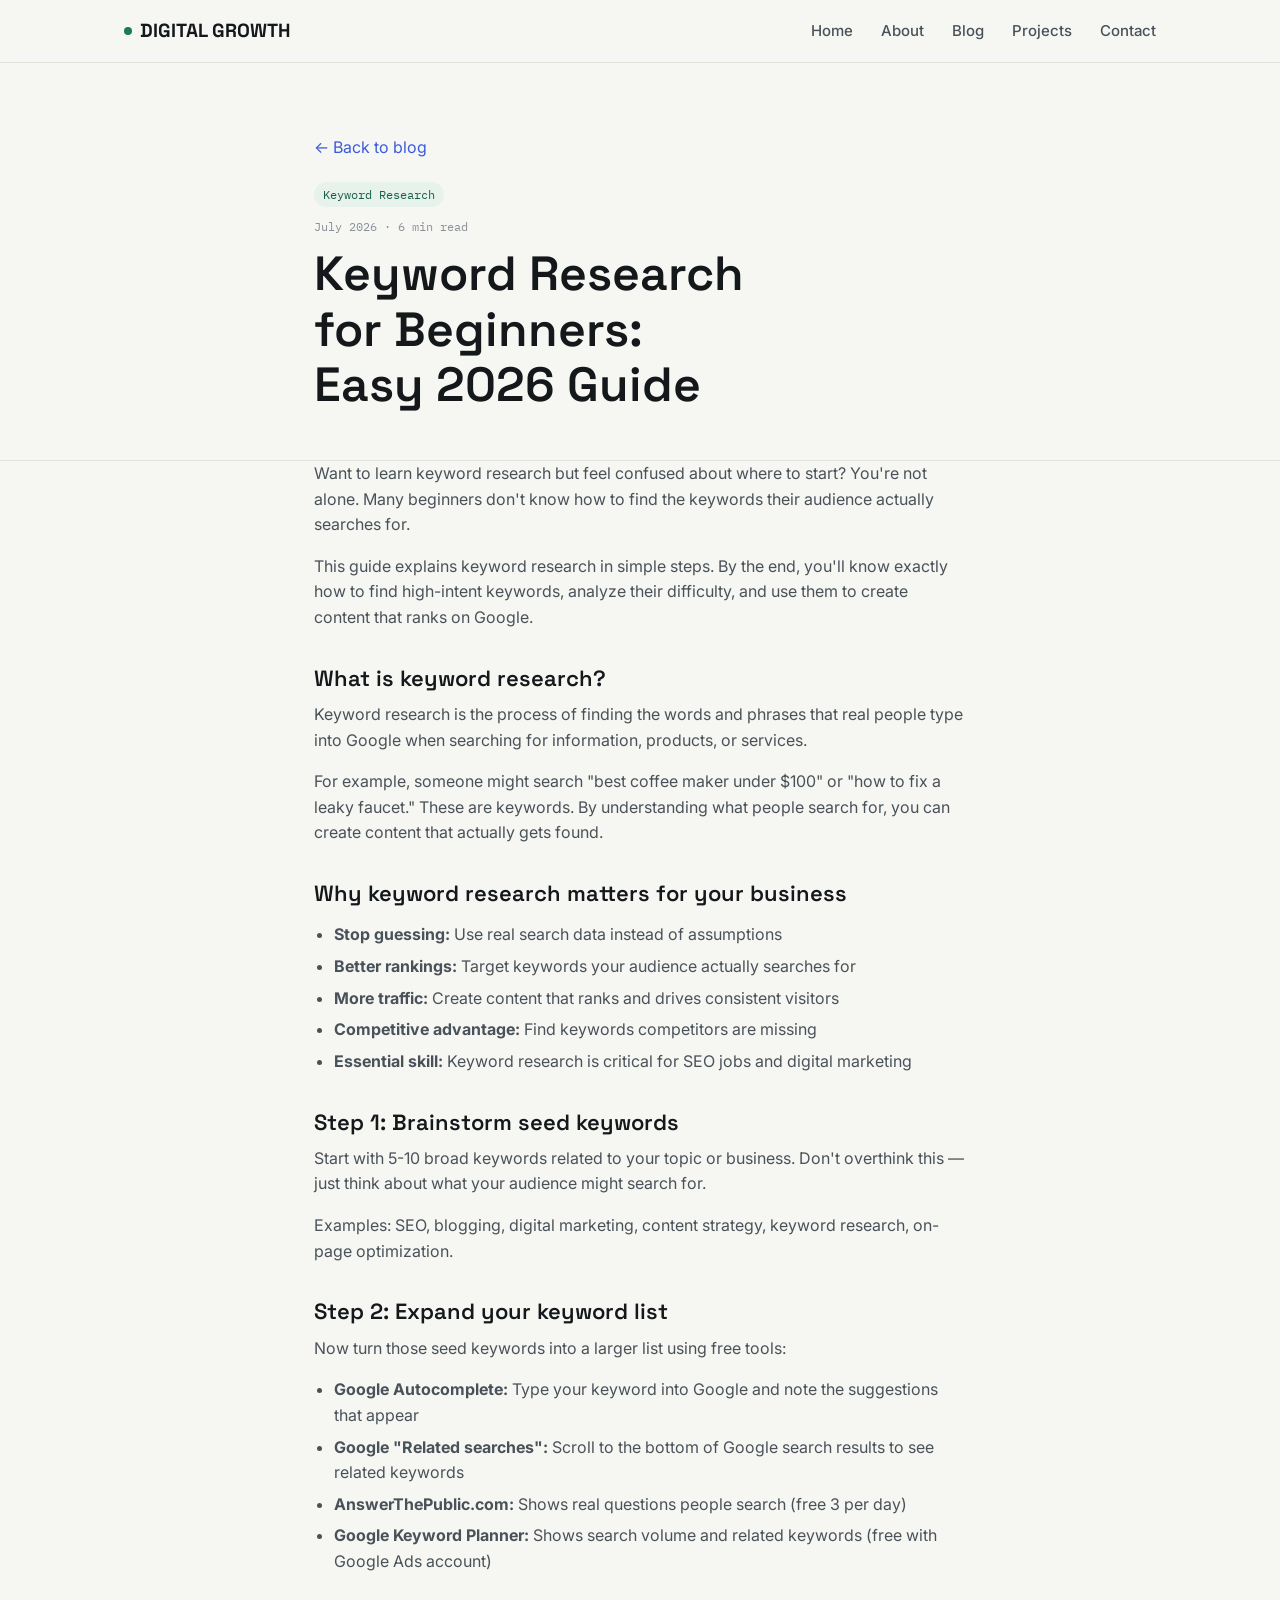
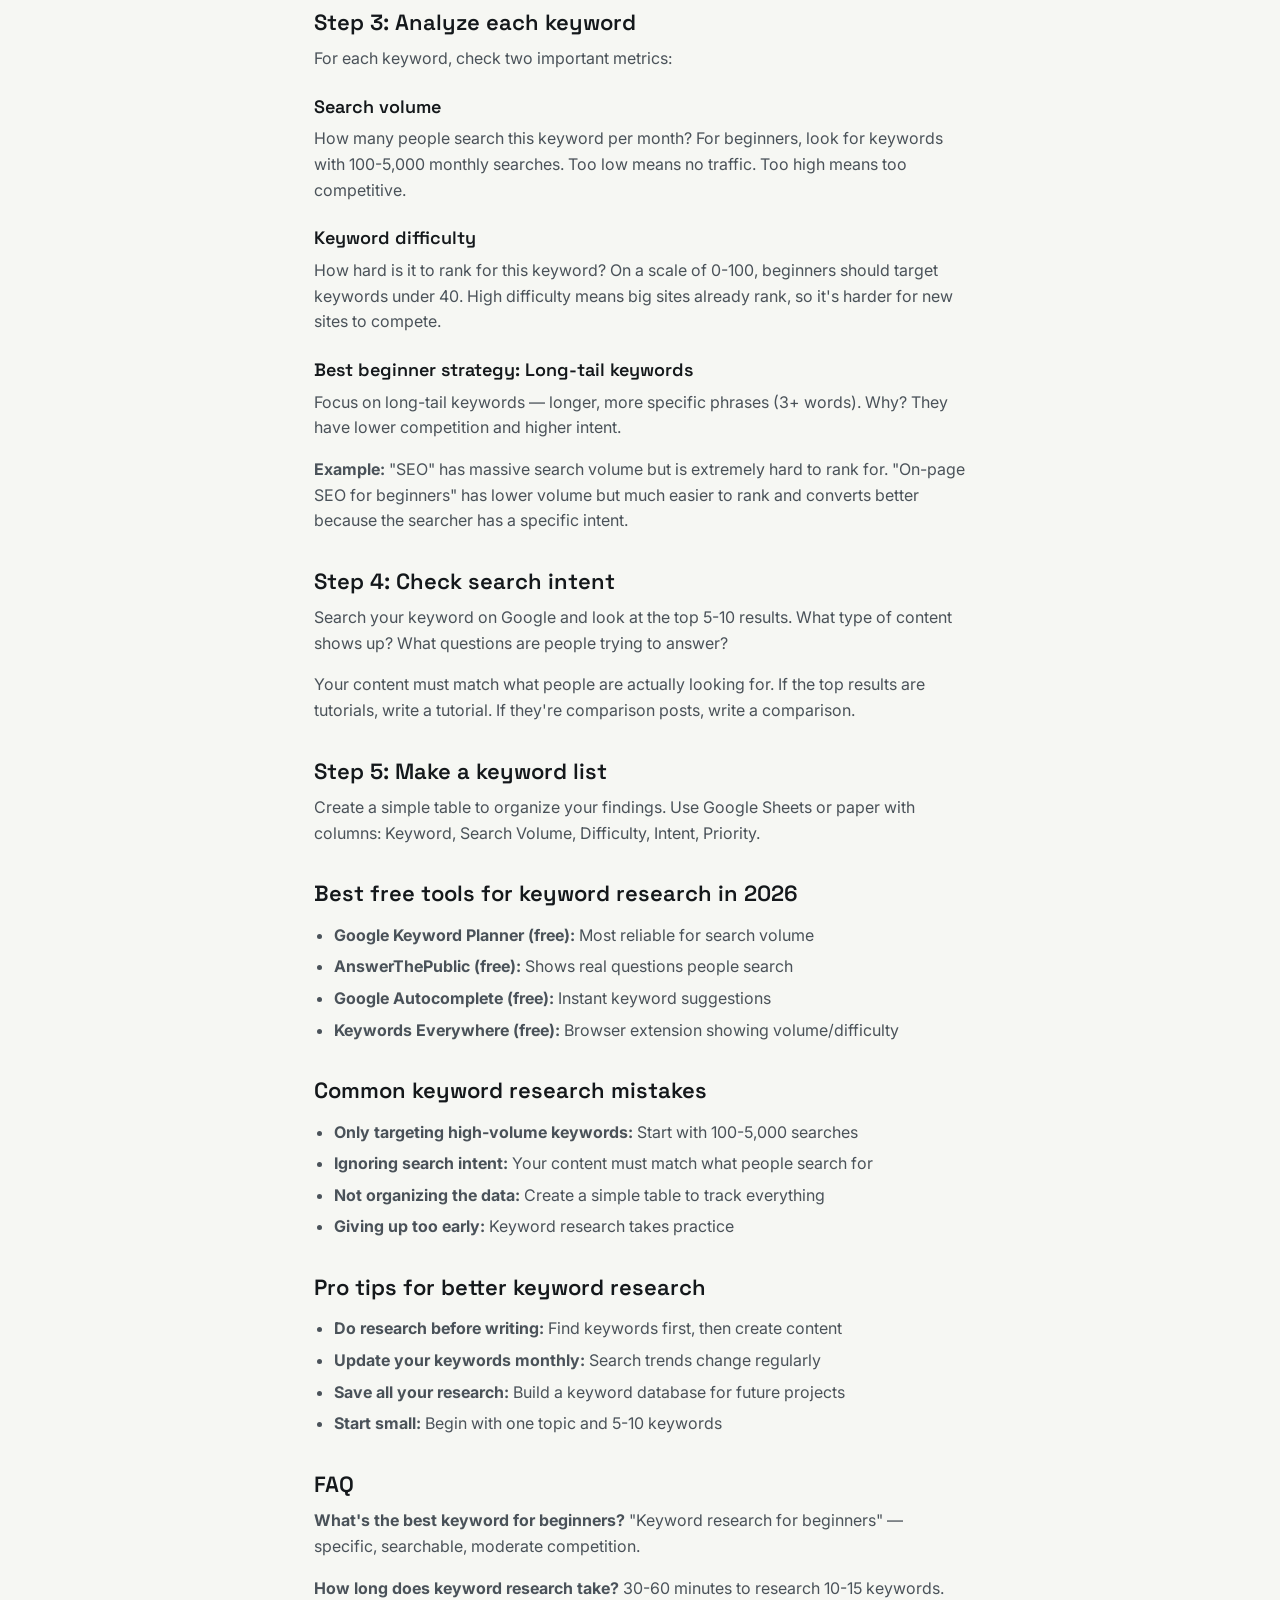
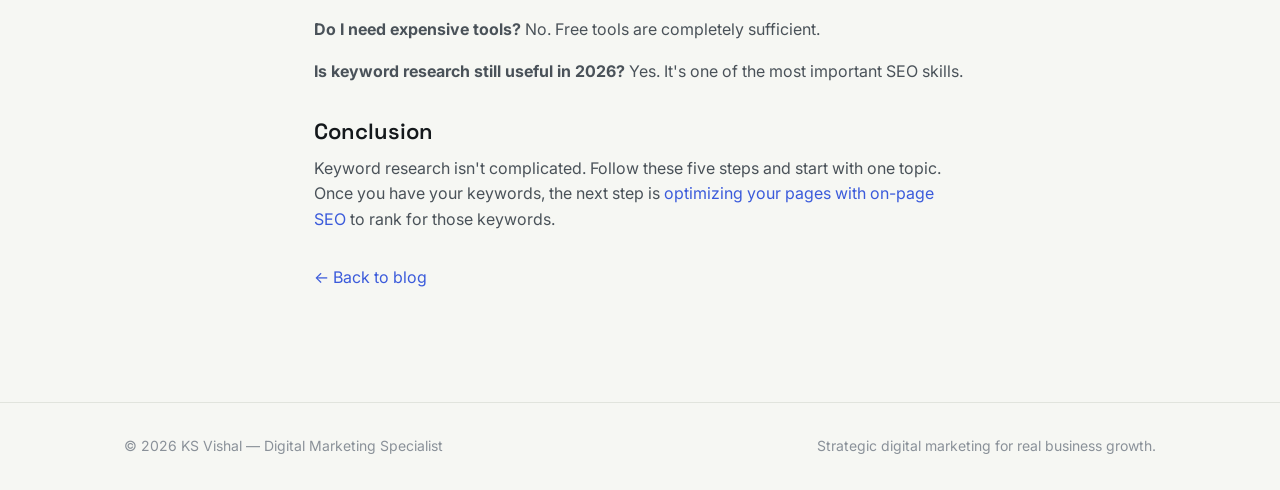
<file: blog-keyword-research-for-beginners.html>
<!DOCTYPE html>
<html lang="en">
<head>
<script async src="https://www.googletagmanager.com/gtag/js?id=G-EMBF4V8JZL"></script>
<script>
  window.dataLayer = window.dataLayer || [];
  function gtag(){dataLayer.push(arguments);}
  gtag('js', new Date());

  gtag('config', 'G-EMBF4V8JZL');
</script>
<meta charset="UTF-8">
<meta name="viewport" content="width=device-width, initial-scale=1.0">
<title>Keyword Research for Beginners: Complete Step-by-Step Guide 2026</title>
<meta name="description" content="Learn keyword research for beginners. Step-by-step guide to find high-intent keywords using free tools like Google Keyword Planner and AnswerThePublic.">
<link rel="preconnect" href="https://fonts.googleapis.com">
<link href="https://fonts.googleapis.com/css2?family=Space+Grotesk:wght@500;600;700&family=Inter:wght@400;500;600&family=IBM+Plex+Mono:wght@400;500&display=swap" rel="stylesheet">
<link rel="stylesheet" href="css/style.css">
</head>
<body>
<header class="site-header">
  <nav class="nav">
    <a href="index.html" class="brand"><span class="dot"></span>DIGITAL GROWTH</a>
    <ul class="nav-links">
      <li><a href="index.html">Home</a></li>
      <li><a href="about.html">About</a></li>
      <li><a href="blog.html">Blog</a></li>
      <li><a href="projects.html">Projects</a></li>
      <li><a href="contact.html">Contact</a></li>
    </ul>
    <button class="nav-toggle" aria-label="Toggle menu"><span></span><span></span><span></span></button>
  </nav>
</header>
<section class="hero" style="padding-bottom:24px;">
  <div class="container" style="max-width:70ch;">
    <p style="margin-bottom:20px;"><a href="blog.html">&larr; Back to blog</a></p>
    <span class="tag">Keyword Research</span>
    <div class="post-meta">July 2026 · 6 min read</div>
    <h1>Keyword Research for Beginners: Easy 2026 Guide</h1>
  </div>
</section>
<section style="padding-top:0;">
  <div class="container" style="max-width:70ch;">
    <article class="post-body">
      <p>Want to learn keyword research but feel confused about where to start? You're not alone. Many beginners don't know how to find the keywords their audience actually searches for.</p>
      <p>This guide explains keyword research in simple steps. By the end, you'll know exactly how to find high-intent keywords, analyze their difficulty, and use them to create content that ranks on Google.</p>
      <h2>What is keyword research?</h2>
      <p>Keyword research is the process of finding the words and phrases that real people type into Google when searching for information, products, or services.</p>
      <p>For example, someone might search "best coffee maker under $100" or "how to fix a leaky faucet." These are keywords. By understanding what people search for, you can create content that actually gets found.</p>
      <h2>Why keyword research matters for your business</h2>
      <ul>
        <li><strong>Stop guessing:</strong> Use real search data instead of assumptions</li>
        <li><strong>Better rankings:</strong> Target keywords your audience actually searches for</li>
        <li><strong>More traffic:</strong> Create content that ranks and drives consistent visitors</li>
        <li><strong>Competitive advantage:</strong> Find keywords competitors are missing</li>
        <li><strong>Essential skill:</strong> Keyword research is critical for SEO jobs and digital marketing</li>
      </ul>
      <h2>Step 1: Brainstorm seed keywords</h2>
      <p>Start with 5-10 broad keywords related to your topic or business. Don't overthink this — just think about what your audience might search for.</p>
      <p>Examples: SEO, blogging, digital marketing, content strategy, keyword research, on-page optimization.</p>
      <h2>Step 2: Expand your keyword list</h2>
      <p>Now turn those seed keywords into a larger list using free tools:</p>
      <ul>
        <li><strong>Google Autocomplete:</strong> Type your keyword into Google and note the suggestions that appear</li>
        <li><strong>Google "Related searches":</strong> Scroll to the bottom of Google search results to see related keywords</li>
        <li><strong>AnswerThePublic.com:</strong> Shows real questions people search (free 3 per day)</li>
        <li><strong>Google Keyword Planner:</strong> Shows search volume and related keywords (free with Google Ads account)</li>
      </ul>
      <h2>Step 3: Analyze each keyword</h2>
      <p>For each keyword, check two important metrics:</p>
      <h3>Search volume</h3>
      <p>How many people search this keyword per month? For beginners, look for keywords with 100-5,000 monthly searches. Too low means no traffic. Too high means too competitive.</p>
      <h3>Keyword difficulty</h3>
      <p>How hard is it to rank for this keyword? On a scale of 0-100, beginners should target keywords under 40. High difficulty means big sites already rank, so it's harder for new sites to compete.</p>
      <h3>Best beginner strategy: Long-tail keywords</h3>
      <p>Focus on long-tail keywords — longer, more specific phrases (3+ words). Why? They have lower competition and higher intent.</p>
      <p><strong>Example:</strong> "SEO" has massive search volume but is extremely hard to rank for. "On-page SEO for beginners" has lower volume but much easier to rank and converts better because the searcher has a specific intent.</p>
      <h2>Step 4: Check search intent</h2>
      <p>Search your keyword on Google and look at the top 5-10 results. What type of content shows up? What questions are people trying to answer?</p>
      <p>Your content must match what people are actually looking for. If the top results are tutorials, write a tutorial. If they're comparison posts, write a comparison.</p>
      <h2>Step 5: Make a keyword list</h2>
      <p>Create a simple table to organize your findings. Use Google Sheets or paper with columns: Keyword, Search Volume, Difficulty, Intent, Priority.</p>
      <h2>Best free tools for keyword research in 2026</h2>
      <ul>
        <li><strong>Google Keyword Planner (free):</strong> Most reliable for search volume</li>
        <li><strong>AnswerThePublic (free):</strong> Shows real questions people search</li>
        <li><strong>Google Autocomplete (free):</strong> Instant keyword suggestions</li>
        <li><strong>Keywords Everywhere (free):</strong> Browser extension showing volume/difficulty</li>
      </ul>
      <h2>Common keyword research mistakes</h2>
      <ul>
        <li><strong>Only targeting high-volume keywords:</strong> Start with 100-5,000 searches</li>
        <li><strong>Ignoring search intent:</strong> Your content must match what people search for</li>
        <li><strong>Not organizing the data:</strong> Create a simple table to track everything</li>
        <li><strong>Giving up too early:</strong> Keyword research takes practice</li>
      </ul>
      <h2>Pro tips for better keyword research</h2>
      <ul>
        <li><strong>Do research before writing:</strong> Find keywords first, then create content</li>
        <li><strong>Update your keywords monthly:</strong> Search trends change regularly</li>
        <li><strong>Save all your research:</strong> Build a keyword database for future projects</li>
        <li><strong>Start small:</strong> Begin with one topic and 5-10 keywords</li>
      </ul>
      <h2>FAQ</h2>
      <p><strong>What's the best keyword for beginners?</strong> "Keyword research for beginners" — specific, searchable, moderate competition.</p>
      <p><strong>How long does keyword research take?</strong> 30-60 minutes to research 10-15 keywords.</p>
      <p><strong>Do I need expensive tools?</strong> No. Free tools are completely sufficient.</p>
      <p><strong>Is keyword research still useful in 2026?</strong> Yes. It's one of the most important SEO skills.</p>
      <h2>Conclusion</h2>
      <p>Keyword research isn't complicated. Follow these five steps and start with one topic. Once you have your keywords, the next step is <a href="blog-on-page-seo-checklist.html">optimizing your pages with on-page SEO</a> to rank for those keywords.</p>
      <p style="margin-top:32px;"><a href="blog.html">&larr; Back to blog</a></p>
    </article>
  </div>
</section>
<footer class="site-footer">
  <div class="container">
    <span>&copy; 2026 KS Vishal — Digital Marketing Specialist</span>
    <span>Strategic digital marketing for real business growth.</span>
  </div>
</footer>
<script src="script.js"></script>
</body>
</html>
</file>
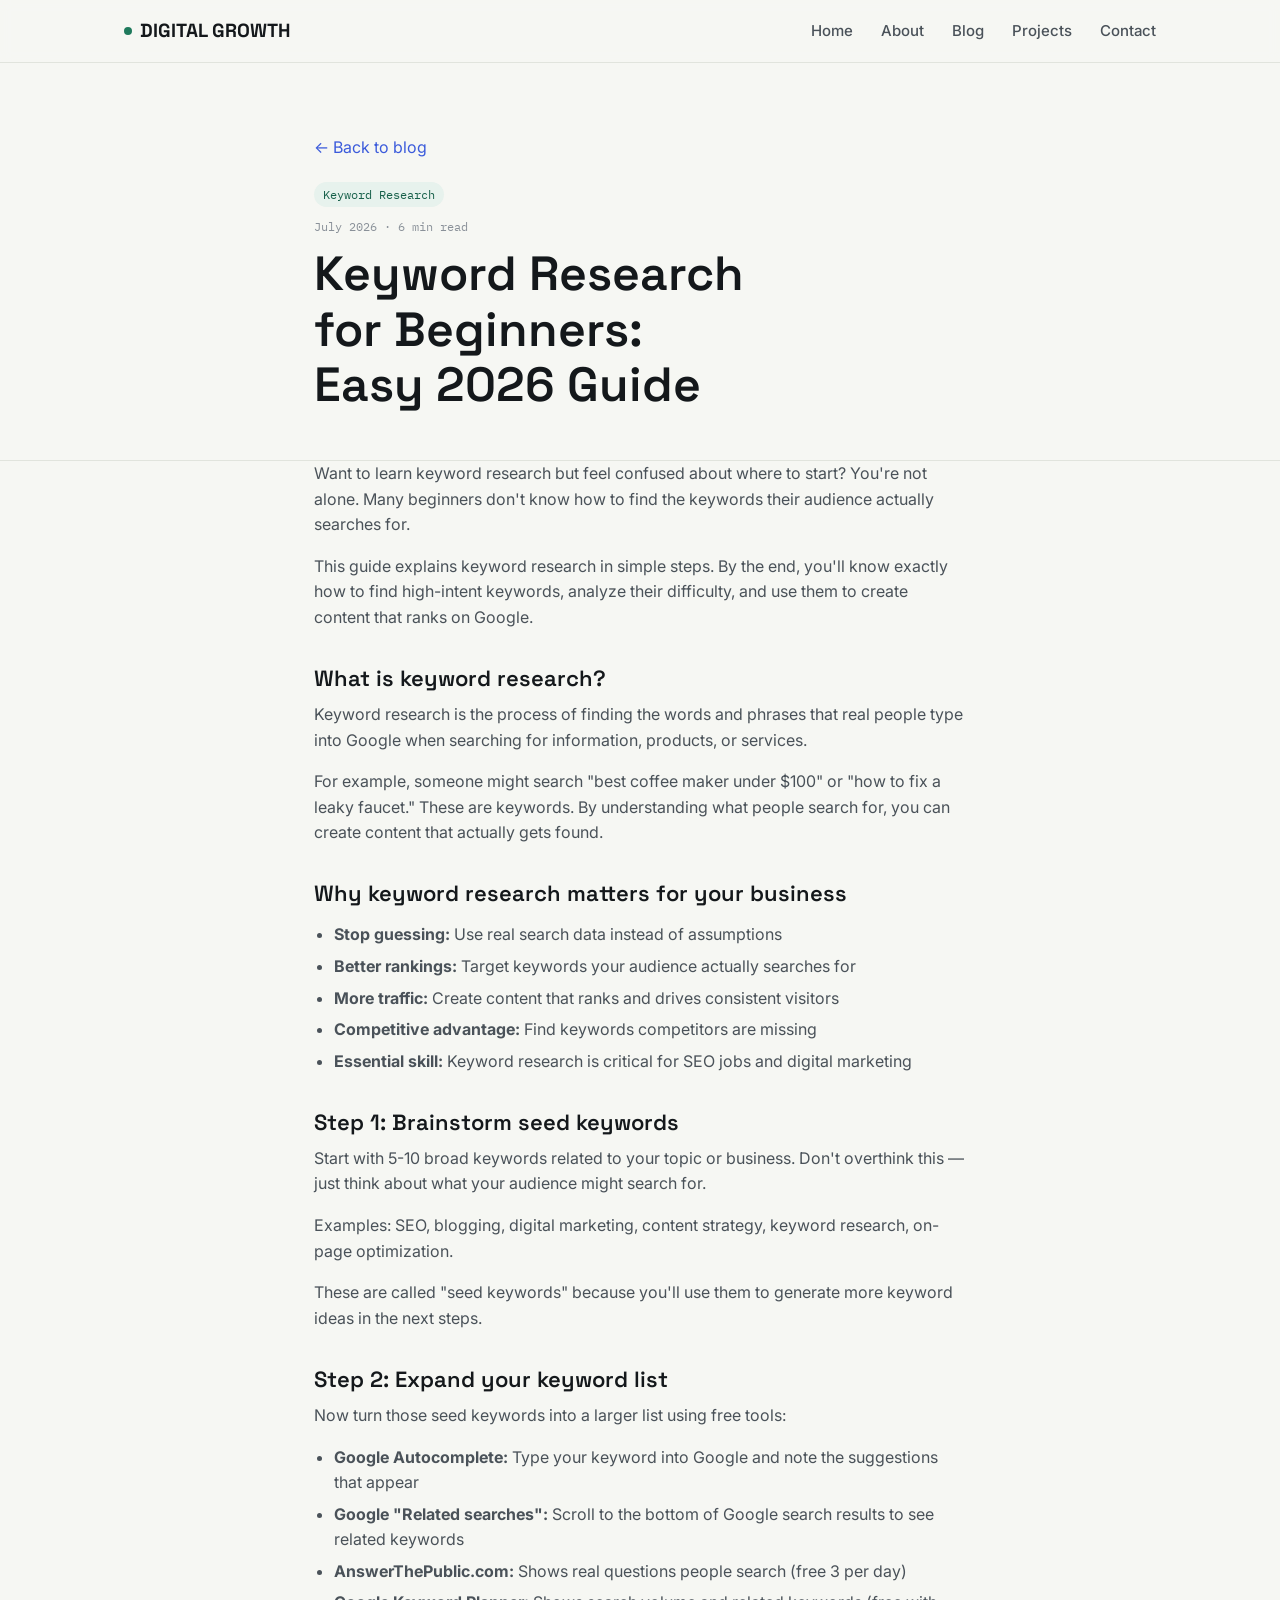
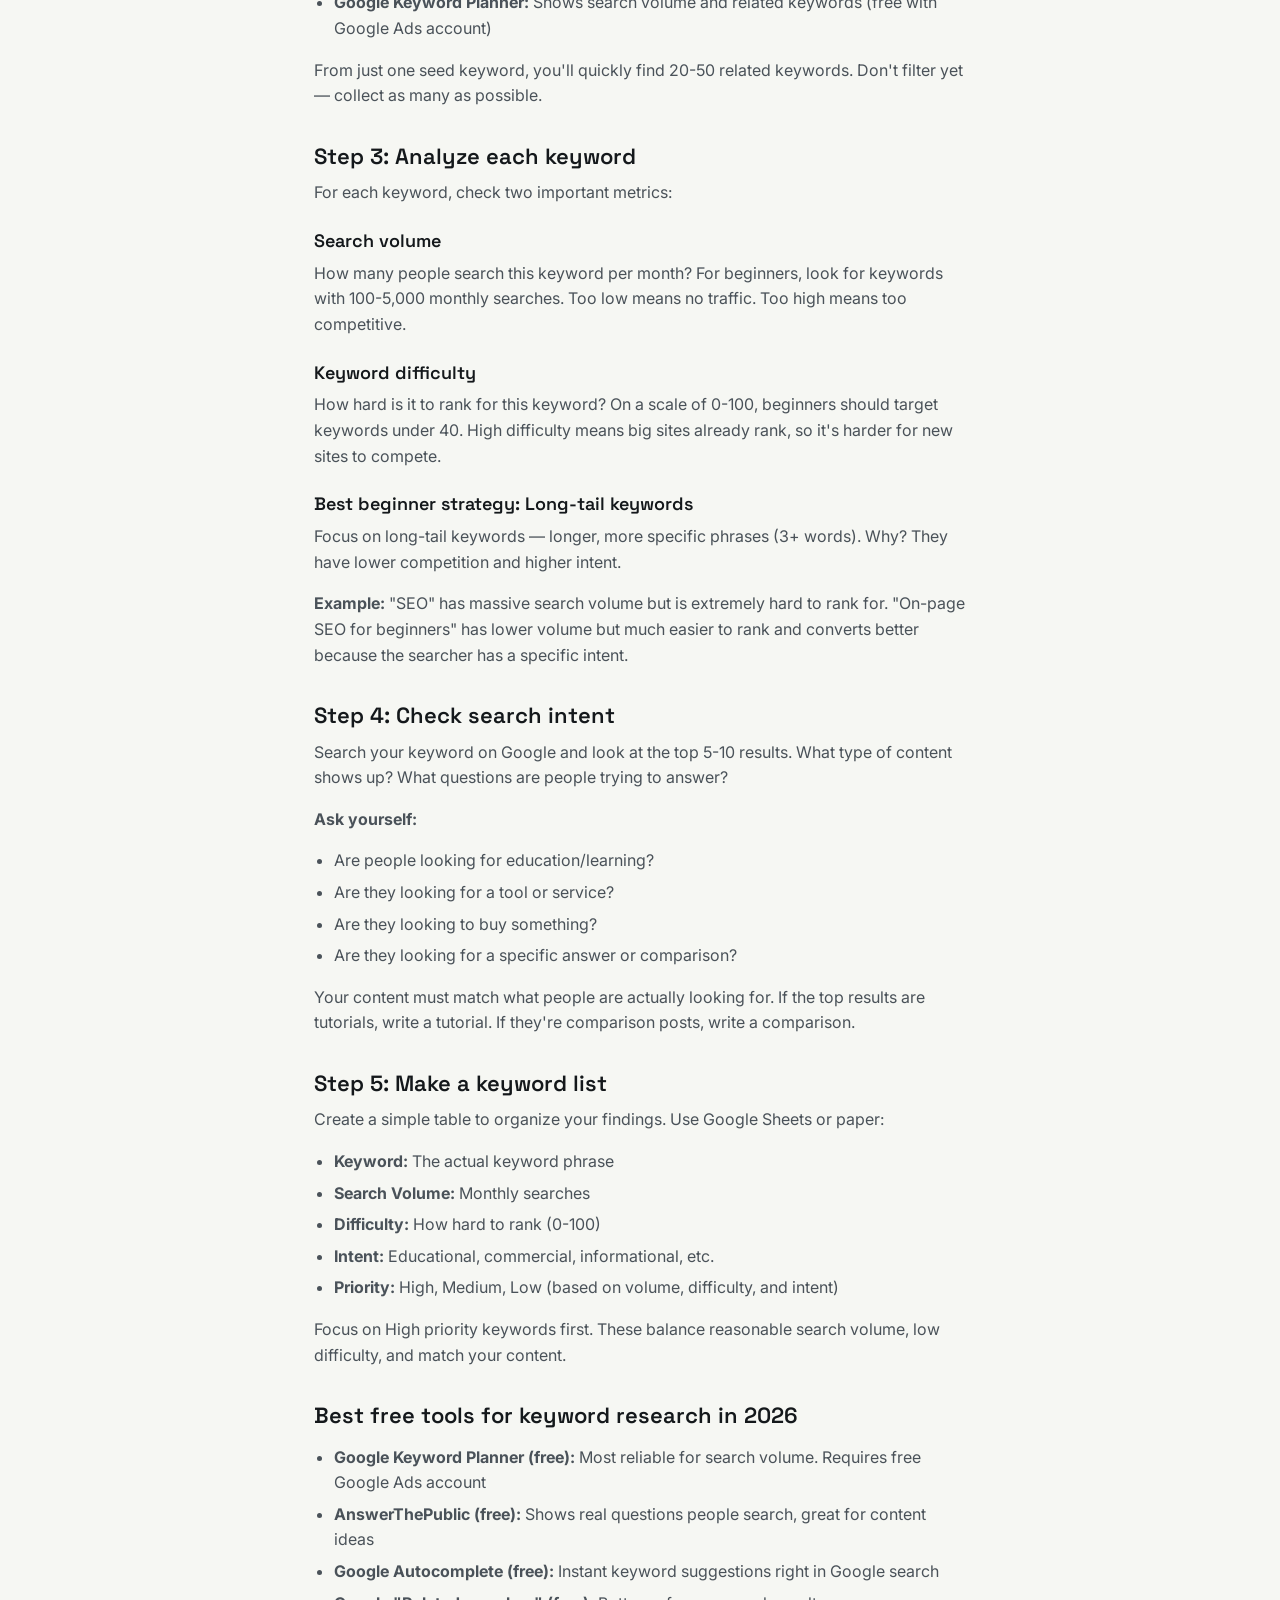
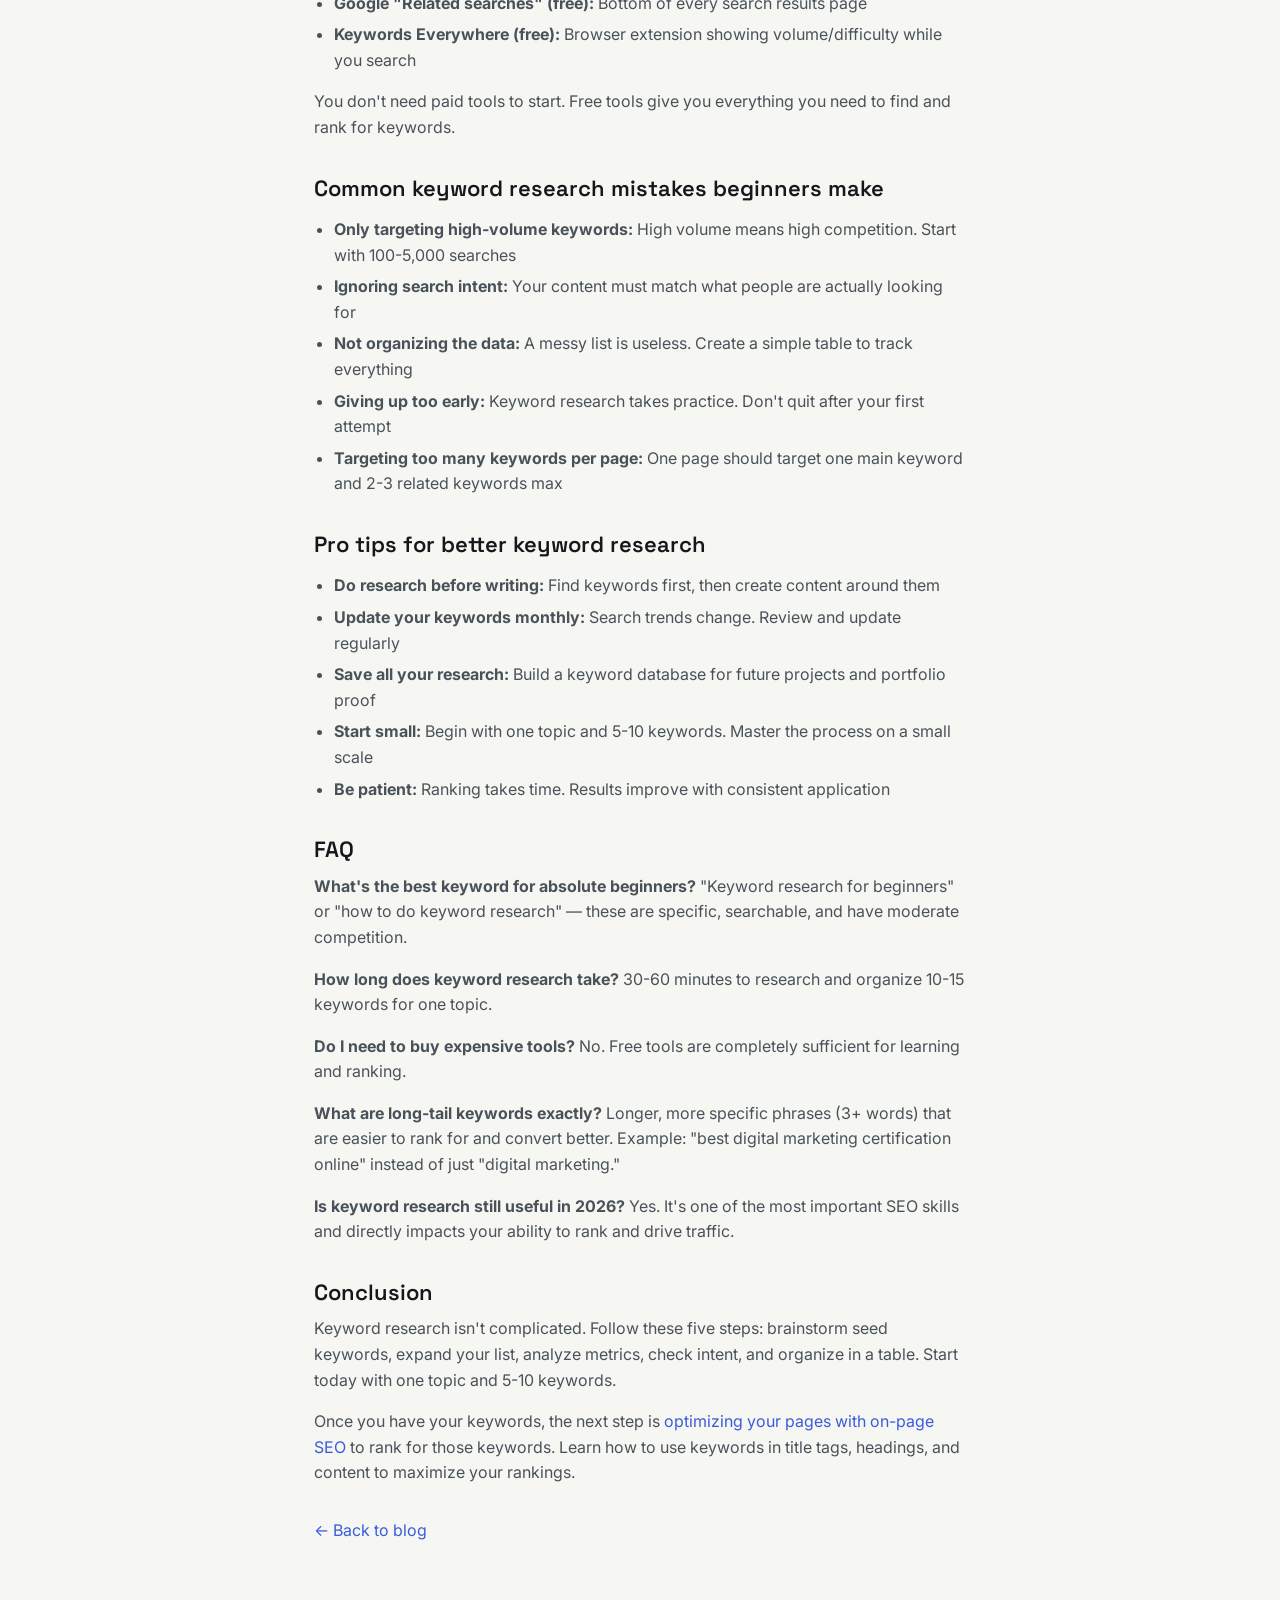
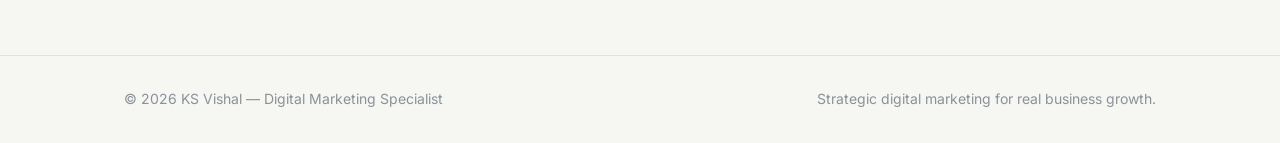
<file: blog-keyword-research.html>
<!DOCTYPE html>
<html lang="en">
<head>
<script async src="https://www.googletagmanager.com/gtag/js?id=G-EMBF4V8JZL"></script>
<script>
  window.dataLayer = window.dataLayer || [];
  function gtag(){dataLayer.push(arguments);}
  gtag('js', new Date());

  gtag('config', 'G-EMBF4V8JZL');
</script>
<meta charset="UTF-8">
<meta name="viewport" content="width=device-width, initial-scale=1.0">
<title>Keyword Research for Beginners: Complete Step-by-Step Guide 2026</title>
<meta name="description" content="Learn keyword research for beginners. Step-by-step guide to find high-intent keywords using free tools like Google Keyword Planner and AnswerThePublic.">
<link rel="preconnect" href="https://fonts.googleapis.com">
<link href="https://fonts.googleapis.com/css2?family=Space+Grotesk:wght@500;600;700&family=Inter:wght@400;500;600&family=IBM+Plex+Mono:wght@400;500&display=swap" rel="stylesheet">
<link rel="stylesheet" href="css/style.css">
</head>
<body>

<header class="site-header">
  <nav class="nav">
    <a href="index.html" class="brand"><span class="dot"></span>DIGITAL GROWTH</a>
    <ul class="nav-links">
      <li><a href="index.html">Home</a></li>
      <li><a href="about.html">About</a></li>
      <li><a href="blog.html">Blog</a></li>
      <li><a href="projects.html">Projects</a></li>
      <li><a href="contact.html">Contact</a></li>
    </ul>
    <button class="nav-toggle" aria-label="Toggle menu"><span></span><span></span><span></span></button>
  </nav>
</header>

<section class="hero" style="padding-bottom:24px;">
  <div class="container" style="max-width:70ch;">
    <p style="margin-bottom:20px;"><a href="blog.html">&larr; Back to blog</a></p>
    <span class="tag">Keyword Research</span>
    <div class="post-meta">July 2026 · 6 min read</div>
    <h1>Keyword Research for Beginners: Easy 2026 Guide</h1>
  </div>
</section>

<section style="padding-top:0;">
  <div class="container" style="max-width:70ch;">
    <article class="post-body">

      <p>
        Want to learn keyword research but feel confused about where to start? You're not alone. Many beginners don't know how to find the keywords their audience actually searches for.
      </p>
      <p>
        This guide explains keyword research in simple steps. By the end, you'll know exactly how to find high-intent keywords, analyze their difficulty, and use them to create content that ranks on Google.
      </p>

      <h2>What is keyword research?</h2>
      <p>
        Keyword research is the process of finding the words and phrases that real people type into Google when searching for information, products, or services.
      </p>
      <p>
        For example, someone might search "best coffee maker under $100" or "how to fix a leaky faucet." These are keywords. By understanding what people search for, you can create content that actually gets found.
      </p>

      <h2>Why keyword research matters for your business</h2>
      <ul>
        <li><strong>Stop guessing:</strong> Use real search data instead of assumptions</li>
        <li><strong>Better rankings:</strong> Target keywords your audience actually searches for</li>
        <li><strong>More traffic:</strong> Create content that ranks and drives consistent visitors</li>
        <li><strong>Competitive advantage:</strong> Find keywords competitors are missing</li>
        <li><strong>Essential skill:</strong> Keyword research is critical for SEO jobs and digital marketing</li>
      </ul>

      <h2>Step 1: Brainstorm seed keywords</h2>
      <p>
        Start with 5-10 broad keywords related to your topic or business. Don't overthink this — just think about what your audience might search for.
      </p>
      <p>
        Examples: SEO, blogging, digital marketing, content strategy, keyword research, on-page optimization.
      </p>
      <p>
        These are called "seed keywords" because you'll use them to generate more keyword ideas in the next steps.
      </p>

      <h2>Step 2: Expand your keyword list</h2>
      <p>
        Now turn those seed keywords into a larger list using free tools:
      </p>
      <ul>
        <li><strong>Google Autocomplete:</strong> Type your keyword into Google and note the suggestions that appear</li>
        <li><strong>Google "Related searches":</strong> Scroll to the bottom of Google search results to see related keywords</li>
        <li><strong>AnswerThePublic.com:</strong> Shows real questions people search (free 3 per day)</li>
        <li><strong>Google Keyword Planner:</strong> Shows search volume and related keywords (free with Google Ads account)</li>
      </ul>
      <p>
        From just one seed keyword, you'll quickly find 20-50 related keywords. Don't filter yet — collect as many as possible.
      </p>

      <h2>Step 3: Analyze each keyword</h2>
      <p>
        For each keyword, check two important metrics:
      </p>

      <h3>Search volume</h3>
      <p>
        How many people search this keyword per month? For beginners, look for keywords with 100-5,000 monthly searches. Too low means no traffic. Too high means too competitive.
      </p>

      <h3>Keyword difficulty</h3>
      <p>
        How hard is it to rank for this keyword? On a scale of 0-100, beginners should target keywords under 40. High difficulty means big sites already rank, so it's harder for new sites to compete.
      </p>

      <h3>Best beginner strategy: Long-tail keywords</h3>
      <p>
        Focus on long-tail keywords — longer, more specific phrases (3+ words). Why? They have lower competition and higher intent.
      </p>
      <p>
        <strong>Example:</strong> "SEO" has massive search volume but is extremely hard to rank for. "On-page SEO for beginners" has lower volume but much easier to rank and converts better because the searcher has a specific intent.
      </p>

      <h2>Step 4: Check search intent</h2>
      <p>
        Search your keyword on Google and look at the top 5-10 results. What type of content shows up? What questions are people trying to answer?
      </p>
      <p>
        <strong>Ask yourself:</strong>
      </p>
      <ul>
        <li>Are people looking for education/learning?</li>
        <li>Are they looking for a tool or service?</li>
        <li>Are they looking to buy something?</li>
        <li>Are they looking for a specific answer or comparison?</li>
      </ul>
      <p>
        Your content must match what people are actually looking for. If the top results are tutorials, write a tutorial. If they're comparison posts, write a comparison.
      </p>

      <h2>Step 5: Make a keyword list</h2>
      <p>
        Create a simple table to organize your findings. Use Google Sheets or paper:
      </p>
      <ul>
        <li><strong>Keyword:</strong> The actual keyword phrase</li>
        <li><strong>Search Volume:</strong> Monthly searches</li>
        <li><strong>Difficulty:</strong> How hard to rank (0-100)</li>
        <li><strong>Intent:</strong> Educational, commercial, informational, etc.</li>
        <li><strong>Priority:</strong> High, Medium, Low (based on volume, difficulty, and intent)</li>
      </ul>
      <p>
        Focus on High priority keywords first. These balance reasonable search volume, low difficulty, and match your content.
      </p>

      <h2>Best free tools for keyword research in 2026</h2>
      <ul>
        <li><strong>Google Keyword Planner (free):</strong> Most reliable for search volume. Requires free Google Ads account</li>
        <li><strong>AnswerThePublic (free):</strong> Shows real questions people search, great for content ideas</li>
        <li><strong>Google Autocomplete (free):</strong> Instant keyword suggestions right in Google search</li>
        <li><strong>Google "Related searches" (free):</strong> Bottom of every search results page</li>
        <li><strong>Keywords Everywhere (free):</strong> Browser extension showing volume/difficulty while you search</li>
      </ul>
      <p>
        You don't need paid tools to start. Free tools give you everything you need to find and rank for keywords.
      </p>

      <h2>Common keyword research mistakes beginners make</h2>
      <ul>
        <li><strong>Only targeting high-volume keywords:</strong> High volume means high competition. Start with 100-5,000 searches</li>
        <li><strong>Ignoring search intent:</strong> Your content must match what people are actually looking for</li>
        <li><strong>Not organizing the data:</strong> A messy list is useless. Create a simple table to track everything</li>
        <li><strong>Giving up too early:</strong> Keyword research takes practice. Don't quit after your first attempt</li>
        <li><strong>Targeting too many keywords per page:</strong> One page should target one main keyword and 2-3 related keywords max</li>
      </ul>

      <h2>Pro tips for better keyword research</h2>
      <ul>
        <li><strong>Do research before writing:</strong> Find keywords first, then create content around them</li>
        <li><strong>Update your keywords monthly:</strong> Search trends change. Review and update regularly</li>
        <li><strong>Save all your research:</strong> Build a keyword database for future projects and portfolio proof</li>
        <li><strong>Start small:</strong> Begin with one topic and 5-10 keywords. Master the process on a small scale</li>
        <li><strong>Be patient:</strong> Ranking takes time. Results improve with consistent application</li>
      </ul>

      <h2>FAQ</h2>
      <p><strong>What's the best keyword for absolute beginners?</strong> "Keyword research for beginners" or "how to do keyword research" — these are specific, searchable, and have moderate competition.</p>
      <p><strong>How long does keyword research take?</strong> 30-60 minutes to research and organize 10-15 keywords for one topic.</p>
      <p><strong>Do I need to buy expensive tools?</strong> No. Free tools are completely sufficient for learning and ranking.</p>
      <p><strong>What are long-tail keywords exactly?</strong> Longer, more specific phrases (3+ words) that are easier to rank for and convert better. Example: "best digital marketing certification online" instead of just "digital marketing."</p>
      <p><strong>Is keyword research still useful in 2026?</strong> Yes. It's one of the most important SEO skills and directly impacts your ability to rank and drive traffic.</p>

      <h2>Conclusion</h2>
      <p>
        Keyword research isn't complicated. Follow these five steps: brainstorm seed keywords, expand your list, analyze metrics, check intent, and organize in a table. Start today with one topic and 5-10 keywords.
      </p>
      <p>
        Once you have your keywords, the next step is <a href="blog-on-page-seo-checklist.html">optimizing your pages with on-page SEO</a> to rank for those keywords. Learn how to use keywords in title tags, headings, and content to maximize your rankings.
      </p>

      <p style="margin-top:32px;"><a href="blog.html">&larr; Back to blog</a></p>
    </article>
  </div>
</section>

<footer class="site-footer">
  <div class="container">
    <span>&copy; 2026 KS Vishal — Digital Marketing Specialist</span>
    <span>Strategic digital marketing for real business growth.</span>
  </div>
</footer>

<script src="script.js"></script>
</body>
</html>
</file>
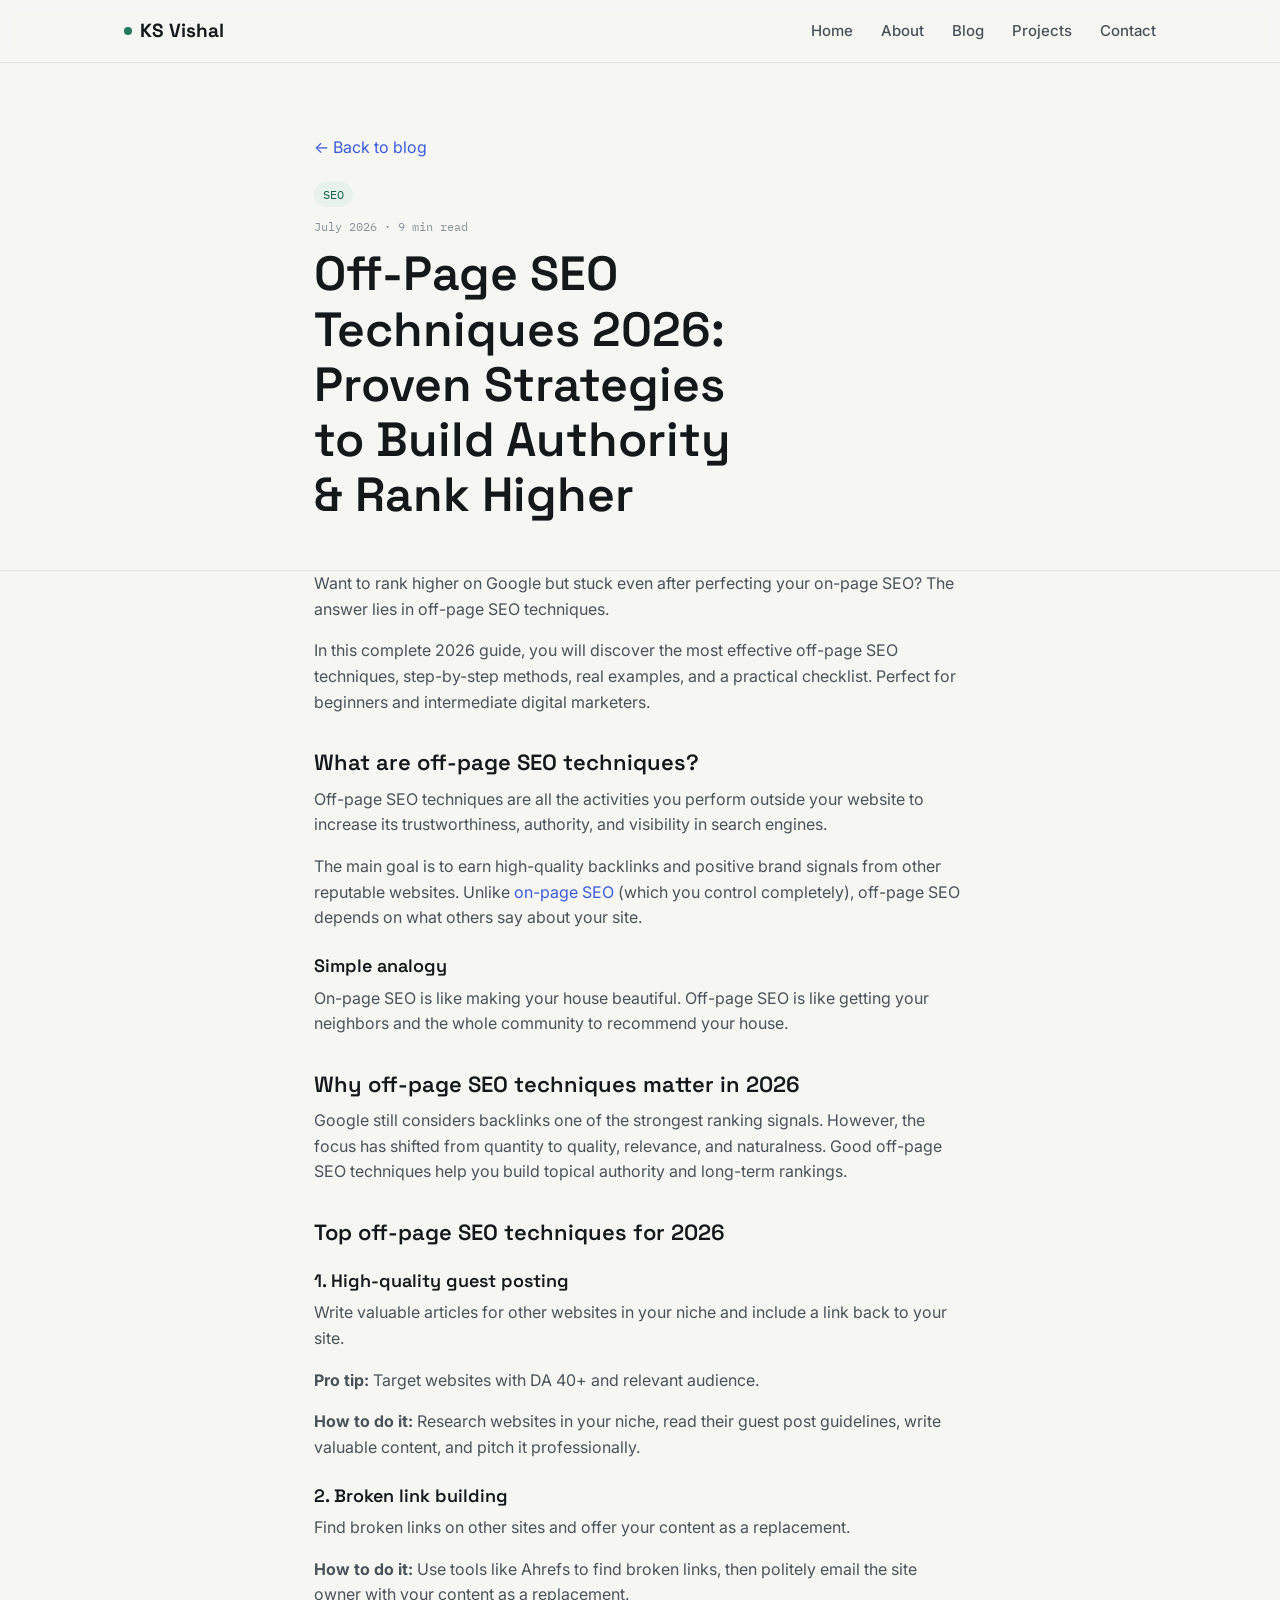
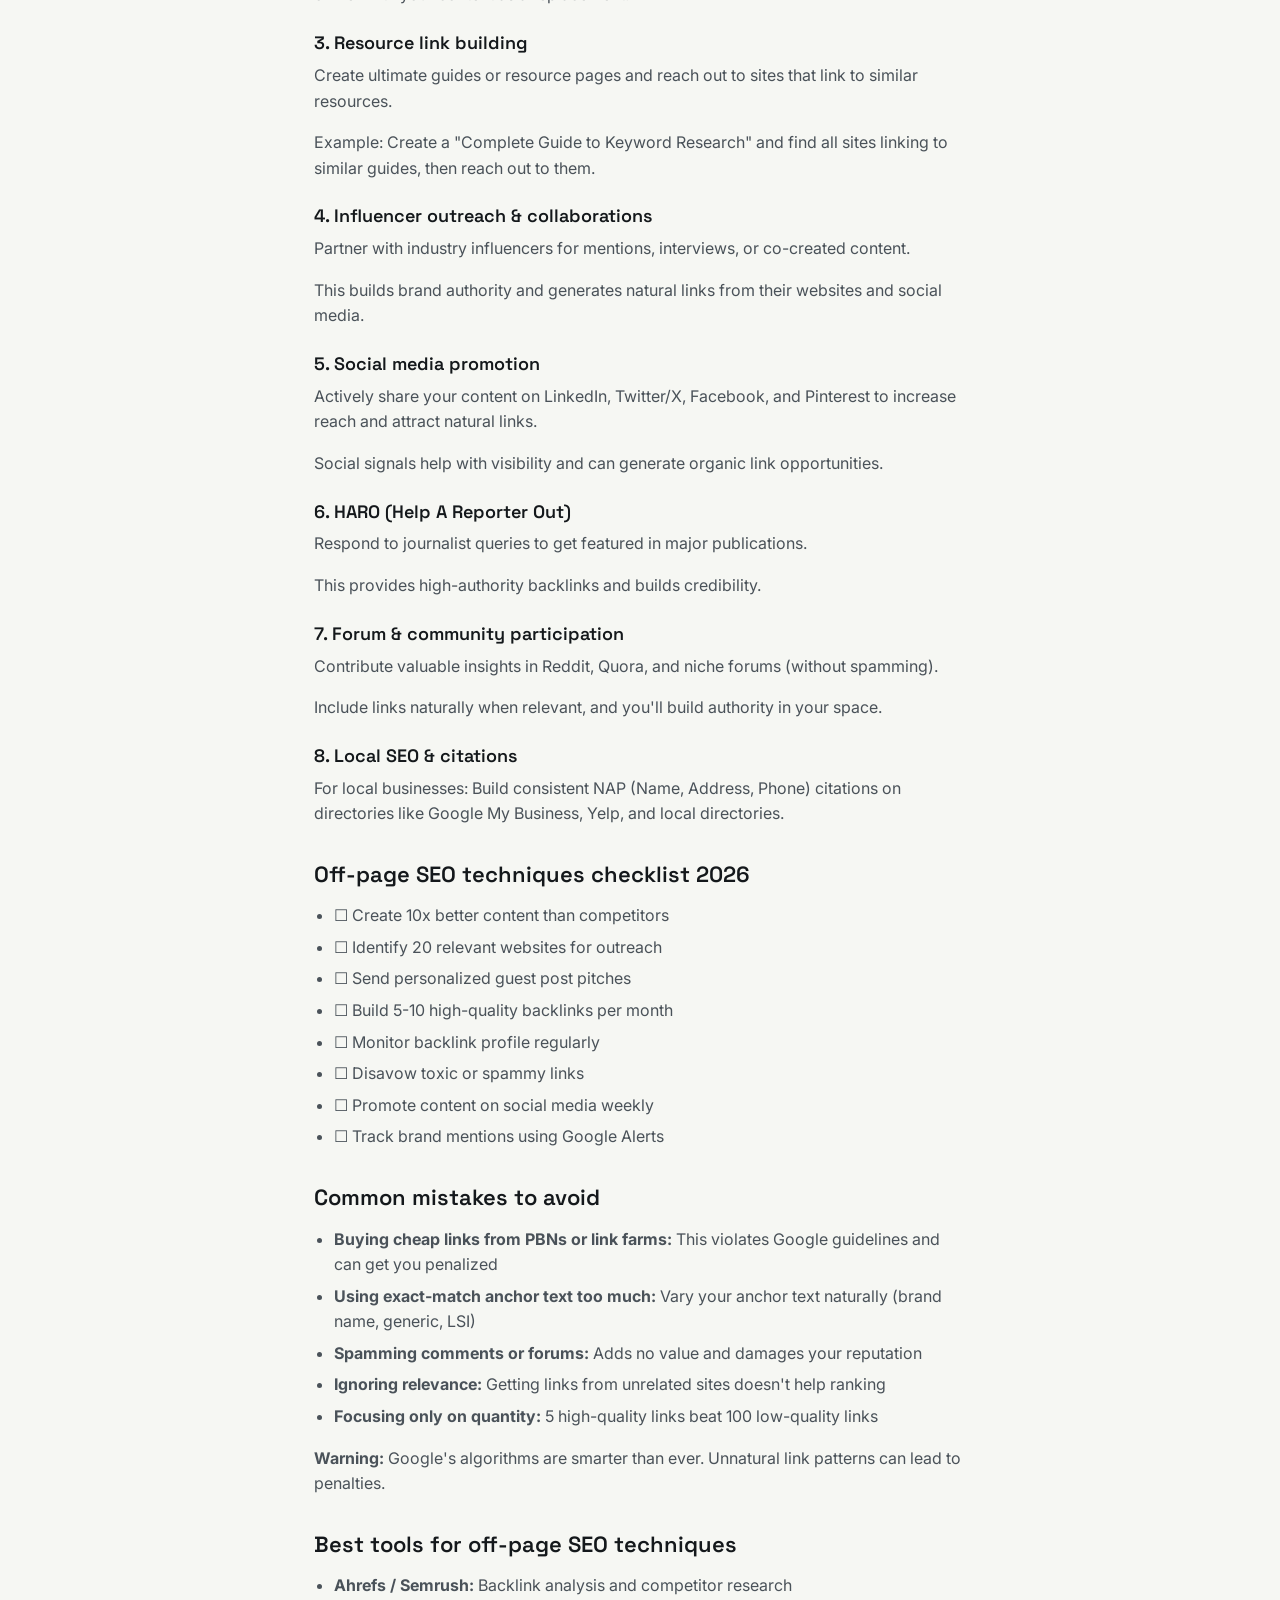
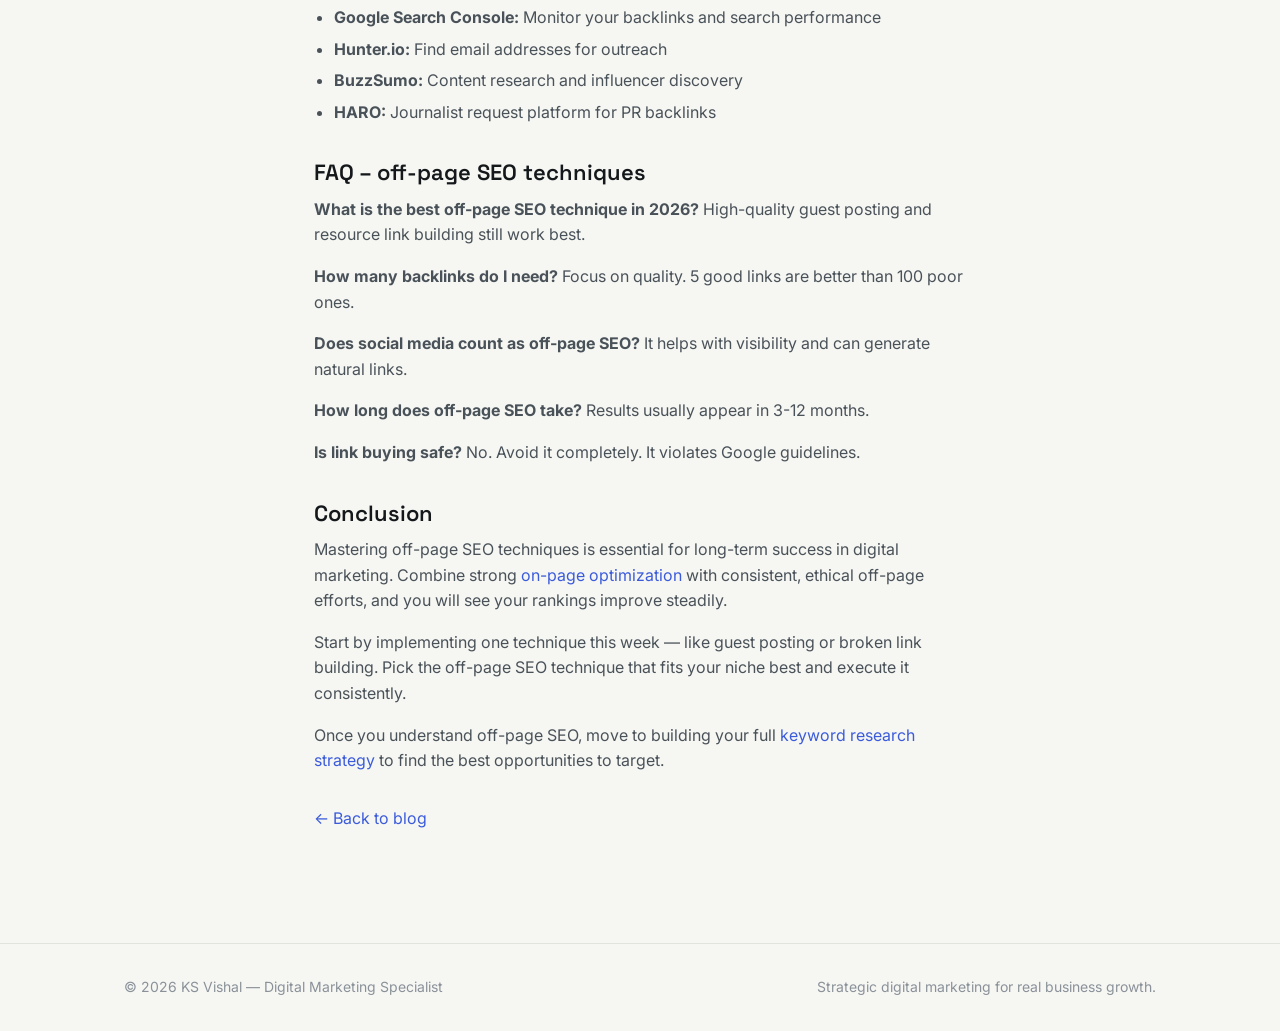
<file: blog-off-page-seo-techniques.html>
<!DOCTYPE html>
<html lang="en">
<head>
<meta charset="UTF-8">
<meta name="viewport" content="width=device-width, initial-scale=1.0">
<title>Off-Page SEO Techniques 2026: Build Authority & Rank Higher</title>
<meta name="description" content="Learn off-page SEO techniques in 2026. Guest posting, broken link building, outreach strategies to build authority and rank higher on Google.">
<script async src="https://www.googletagmanager.com/gtag/js?id=G-EMBF4V8JZL"></script>
<script>
  window.dataLayer = window.dataLayer || [];
  function gtag(){dataLayer.push(arguments);}
  gtag('js', new Date());
  gtag('config', 'G-EMBF4V8JZL');
</script>
<link rel="preconnect" href="https://fonts.googleapis.com">
<link href="https://fonts.googleapis.com/css2?family=Space+Grotesk:wght@500;600;700&family=Inter:wght@400;500;600&family=IBM+Plex+Mono:wght@400;500&display=swap" rel="stylesheet">
<link rel="stylesheet" href="css/style.css">
</head>
<body>
<header class="site-header">
  <nav class="nav">
    <a href="index.html" class="brand"><span class="dot"></span> KS Vishal</a>
    <ul class="nav-links">
      <li><a href="index.html">Home</a></li>
      <li><a href="about.html">About</a></li>
      <li><a href="blog.html">Blog</a></li>
      <li><a href="projects.html">Projects</a></li>
      <li><a href="contact.html">Contact</a></li>
    </ul>
    <button class="nav-toggle" aria-label="Toggle menu"><span></span><span></span><span></span></button>
  </nav>
</header>
<section class="hero" style="padding-bottom:24px;">
  <div class="container" style="max-width:70ch;">
    <p style="margin-bottom:20px;"><a href="blog.html">&larr; Back to blog</a></p>
    <span class="tag">SEO</span>
    <div class="post-meta">July 2026 · 9 min read</div>
    <h1>Off-Page SEO Techniques 2026: Proven Strategies to Build Authority & Rank Higher</h1>
  </div>
</section>
<section style="padding-top:0;">
  <div class="container" style="max-width:70ch;">
    <article class="post-body">
      <p>Want to rank higher on Google but stuck even after perfecting your on-page SEO? The answer lies in off-page SEO techniques.</p>
      <p>In this complete 2026 guide, you will discover the most effective off-page SEO techniques, step-by-step methods, real examples, and a practical checklist. Perfect for beginners and intermediate digital marketers.</p>
      <h2>What are off-page SEO techniques?</h2>
      <p>Off-page SEO techniques are all the activities you perform outside your website to increase its trustworthiness, authority, and visibility in search engines.</p>
      <p>The main goal is to earn high-quality backlinks and positive brand signals from other reputable websites. Unlike <a href="blog-on-page-seo-checklist.html">on-page SEO</a> (which you control completely), off-page SEO depends on what others say about your site.</p>
      <h3>Simple analogy</h3>
      <p>On-page SEO is like making your house beautiful. Off-page SEO is like getting your neighbors and the whole community to recommend your house.</p>
      <h2>Why off-page SEO techniques matter in 2026</h2>
      <p>Google still considers backlinks one of the strongest ranking signals. However, the focus has shifted from quantity to quality, relevance, and naturalness. Good off-page SEO techniques help you build topical authority and long-term rankings.</p>
      <h2>Top off-page SEO techniques for 2026</h2>
      <h3>1. High-quality guest posting</h3>
      <p>Write valuable articles for other websites in your niche and include a link back to your site.</p>
      <p><strong>Pro tip:</strong> Target websites with DA 40+ and relevant audience.</p>
      <p><strong>How to do it:</strong> Research websites in your niche, read their guest post guidelines, write valuable content, and pitch it professionally.</p>
      <h3>2. Broken link building</h3>
      <p>Find broken links on other sites and offer your content as a replacement.</p>
      <p><strong>How to do it:</strong> Use tools like Ahrefs to find broken links, then politely email the site owner with your content as a replacement.</p>
      <h3>3. Resource link building</h3>
      <p>Create ultimate guides or resource pages and reach out to sites that link to similar resources.</p>
      <p>Example: Create a "Complete Guide to Keyword Research" and find all sites linking to similar guides, then reach out to them.</p>
      <h3>4. Influencer outreach & collaborations</h3>
      <p>Partner with industry influencers for mentions, interviews, or co-created content.</p>
      <p>This builds brand authority and generates natural links from their websites and social media.</p>
      <h3>5. Social media promotion</h3>
      <p>Actively share your content on LinkedIn, Twitter/X, Facebook, and Pinterest to increase reach and attract natural links.</p>
      <p>Social signals help with visibility and can generate organic link opportunities.</p>
      <h3>6. HARO (Help A Reporter Out)</h3>
      <p>Respond to journalist queries to get featured in major publications.</p>
      <p>This provides high-authority backlinks and builds credibility.</p>
      <h3>7. Forum & community participation</h3>
      <p>Contribute valuable insights in Reddit, Quora, and niche forums (without spamming).</p>
      <p>Include links naturally when relevant, and you'll build authority in your space.</p>
      <h3>8. Local SEO & citations</h3>
      <p>For local businesses: Build consistent NAP (Name, Address, Phone) citations on directories like Google My Business, Yelp, and local directories.</p>
      <h2>Off-page SEO techniques checklist 2026</h2>
      <ul>
        <li>☐ Create 10x better content than competitors</li>
        <li>☐ Identify 20 relevant websites for outreach</li>
        <li>☐ Send personalized guest post pitches</li>
        <li>☐ Build 5-10 high-quality backlinks per month</li>
        <li>☐ Monitor backlink profile regularly</li>
        <li>☐ Disavow toxic or spammy links</li>
        <li>☐ Promote content on social media weekly</li>
        <li>☐ Track brand mentions using Google Alerts</li>
      </ul>
      <h2>Common mistakes to avoid</h2>
      <ul>
        <li><strong>Buying cheap links from PBNs or link farms:</strong> This violates Google guidelines and can get you penalized</li>
        <li><strong>Using exact-match anchor text too much:</strong> Vary your anchor text naturally (brand name, generic, LSI)</li>
        <li><strong>Spamming comments or forums:</strong> Adds no value and damages your reputation</li>
        <li><strong>Ignoring relevance:</strong> Getting links from unrelated sites doesn't help ranking</li>
        <li><strong>Focusing only on quantity:</strong> 5 high-quality links beat 100 low-quality links</li>
      </ul>
      <p><strong>Warning:</strong> Google's algorithms are smarter than ever. Unnatural link patterns can lead to penalties.</p>
      <h2>Best tools for off-page SEO techniques</h2>
      <ul>
        <li><strong>Ahrefs / Semrush:</strong> Backlink analysis and competitor research</li>
        <li><strong>Google Search Console:</strong> Monitor your backlinks and search performance</li>
        <li><strong>Hunter.io:</strong> Find email addresses for outreach</li>
        <li><strong>BuzzSumo:</strong> Content research and influencer discovery</li>
        <li><strong>HARO:</strong> Journalist request platform for PR backlinks</li>
      </ul>
      <h2>FAQ – off-page SEO techniques</h2>
      <p><strong>What is the best off-page SEO technique in 2026?</strong> High-quality guest posting and resource link building still work best.</p>
      <p><strong>How many backlinks do I need?</strong> Focus on quality. 5 good links are better than 100 poor ones.</p>
      <p><strong>Does social media count as off-page SEO?</strong> It helps with visibility and can generate natural links.</p>
      <p><strong>How long does off-page SEO take?</strong> Results usually appear in 3-12 months.</p>
      <p><strong>Is link buying safe?</strong> No. Avoid it completely. It violates Google guidelines.</p>
      <h2>Conclusion</h2>
      <p>Mastering off-page SEO techniques is essential for long-term success in digital marketing. Combine strong <a href="blog-on-page-seo-checklist.html">on-page optimization</a> with consistent, ethical off-page efforts, and you will see your rankings improve steadily.</p>
      <p>Start by implementing one technique this week — like guest posting or broken link building. Pick the off-page SEO technique that fits your niche best and execute it consistently.</p>
      <p>Once you understand off-page SEO, move to building your full <a href="blog-keyword-research-for-beginners.html">keyword research strategy</a> to find the best opportunities to target.</p>
      <p style="margin-top:32px;"><a href="blog.html">&larr; Back to blog</a></p>
    </article>
  </div>
</section>
<footer class="site-footer">
  <div class="container">
    <span>&copy; 2026 KS Vishal — Digital Marketing Specialist</span>
    <span>Strategic digital marketing for real business growth.</span>
  </div>
</footer>
<script src="script.js"></script>
</body>
</html>
</file>
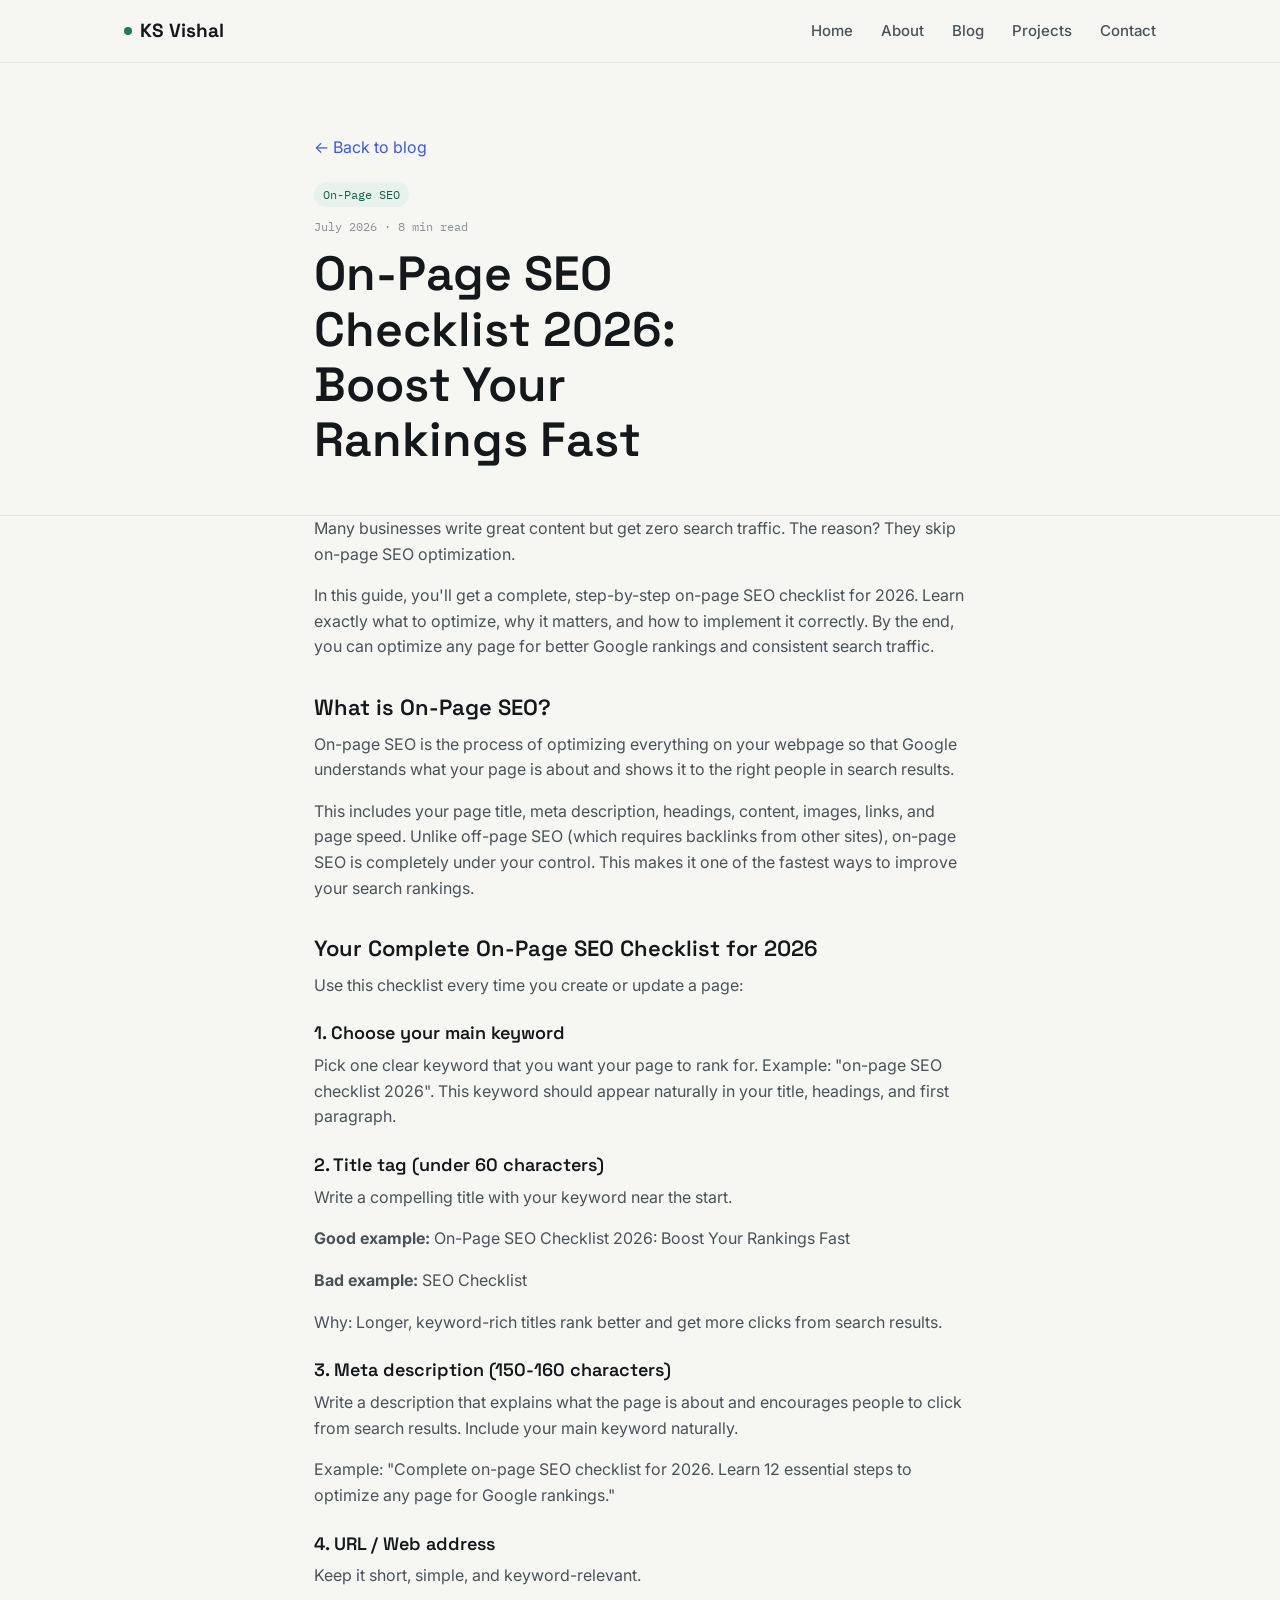
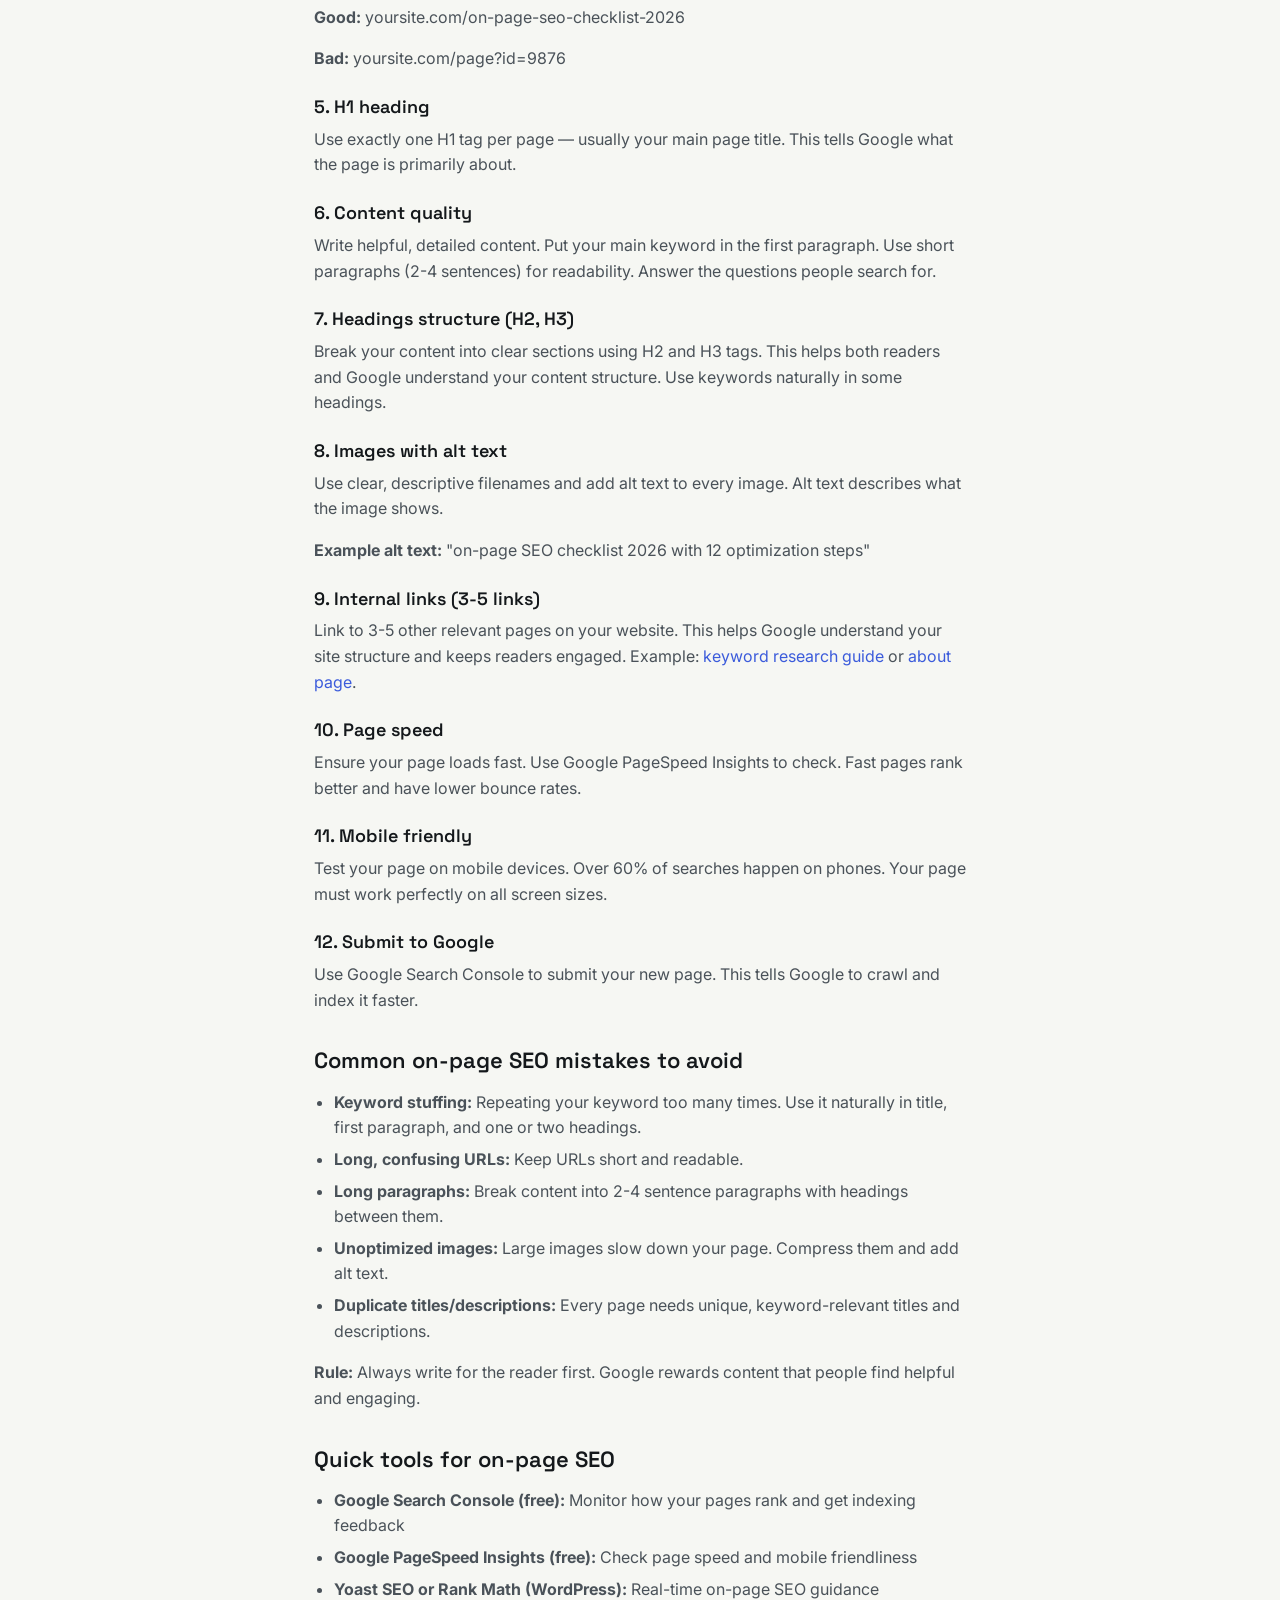
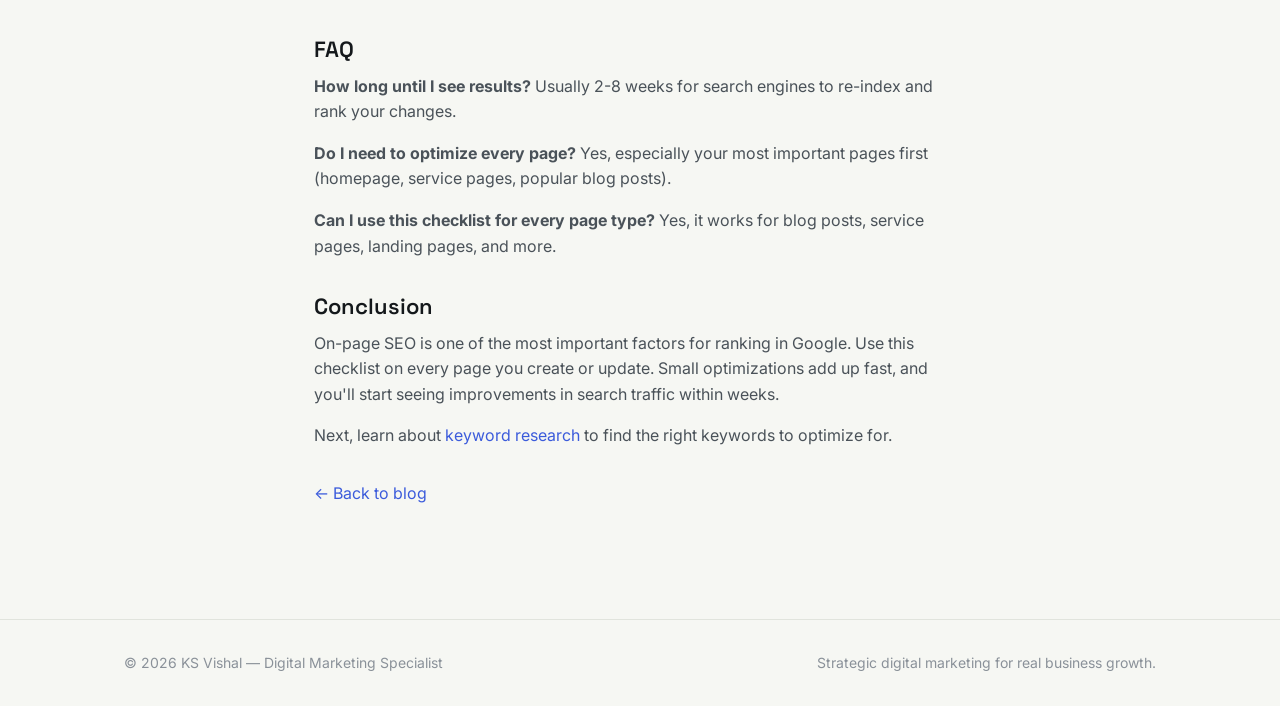
<file: blog-on-page-seo-checklist.html>
<!DOCTYPE html>
<html lang="en">
<head>
<script async src="https://www.googletagmanager.com/gtag/js?id=G-EMBF4V8JZL"></script>
<script>
  window.dataLayer = window.dataLayer || [];
  function gtag(){dataLayer.push(arguments);}
  gtag('js', new Date());

  gtag('config', 'G-EMBF4V8JZL');
</script>
<meta charset="UTF-8">
<meta name="viewport" content="width=device-width, initial-scale=1.0">
<title>On-Page SEO Checklist 2026: Complete Step-by-Step Guide</title>
<meta name="description" content="Complete on-page SEO checklist for 2026. Learn 12 essential steps to optimize any page for Google rankings with title tags, meta descriptions, and internal linking.">
<link rel="preconnect" href="https://fonts.googleapis.com">
<link href="https://fonts.googleapis.com/css2?family=Space+Grotesk:wght@500;600;700&family=Inter:wght@400;500;600&family=IBM+Plex+Mono:wght@400;500&display=swap" rel="stylesheet">
<link rel="stylesheet" href="css/style.css">
</head>
<body>

<header class="site-header">
  <nav class="nav">
    <a href="index.html" class="brand"><span class="dot"></span> KS Vishal</a>
    <ul class="nav-links">
      <li><a href="index.html">Home</a></li>
      <li><a href="about.html">About</a></li>
      <li><a href="blog.html">Blog</a></li>
      <li><a href="projects.html">Projects</a></li>
      <li><a href="contact.html">Contact</a></li>
    </ul>
    <button class="nav-toggle" aria-label="Toggle menu"><span></span><span></span><span></span></button>
  </nav>
</header>

<section class="hero" style="padding-bottom:24px;">
  <div class="container" style="max-width:70ch;">
    <p style="margin-bottom:20px;"><a href="blog.html">&larr; Back to blog</a></p>
    <span class="tag">On-Page SEO</span>
    <div class="post-meta">July 2026 · 8 min read</div>
    <h1>On-Page SEO Checklist 2026: Boost Your Rankings Fast</h1>
  </div>
</section>

<section style="padding-top:0;">
  <div class="container" style="max-width:70ch;">
    <article class="post-body">

      <p>
        Many businesses write great content but get zero search traffic. The reason? They skip on-page SEO optimization.
      </p>
      <p>
        In this guide, you'll get a complete, step-by-step on-page SEO checklist for 2026. Learn exactly what to optimize, why it matters, and how to implement it correctly. By the end, you can optimize any page for better Google rankings and consistent search traffic.
      </p>

      <h2>What is On-Page SEO?</h2>
      <p>
        On-page SEO is the process of optimizing everything on your webpage so that Google understands what your page is about and shows it to the right people in search results.
      </p>
      <p>
        This includes your page title, meta description, headings, content, images, links, and page speed. Unlike off-page SEO (which requires backlinks from other sites), on-page SEO is completely under your control. This makes it one of the fastest ways to improve your search rankings.
      </p>

      <h2>Your Complete On-Page SEO Checklist for 2026</h2>
      <p>Use this checklist every time you create or update a page:</p>

      <h3>1. Choose your main keyword</h3>
      <p>
        Pick one clear keyword that you want your page to rank for. Example: "on-page SEO checklist 2026". This keyword should appear naturally in your title, headings, and first paragraph.
      </p>

      <h3>2. Title tag (under 60 characters)</h3>
      <p>
        Write a compelling title with your keyword near the start.
      </p>
      <p><strong>Good example:</strong> On-Page SEO Checklist 2026: Boost Your Rankings Fast</p>
      <p><strong>Bad example:</strong> SEO Checklist</p>
      <p>Why: Longer, keyword-rich titles rank better and get more clicks from search results.</p>

      <h3>3. Meta description (150-160 characters)</h3>
      <p>
        Write a description that explains what the page is about and encourages people to click from search results. Include your main keyword naturally.
      </p>
      <p>
        Example: "Complete on-page SEO checklist for 2026. Learn 12 essential steps to optimize any page for Google rankings."
      </p>

      <h3>4. URL / Web address</h3>
      <p>Keep it short, simple, and keyword-relevant.</p>
      <p><strong>Good:</strong> yoursite.com/on-page-seo-checklist-2026</p>
      <p><strong>Bad:</strong> yoursite.com/page?id=9876</p>

      <h3>5. H1 heading</h3>
      <p>Use exactly one H1 tag per page — usually your main page title. This tells Google what the page is primarily about.</p>

      <h3>6. Content quality</h3>
      <p>
        Write helpful, detailed content. Put your main keyword in the first paragraph. Use short paragraphs (2-4 sentences) for readability. Answer the questions people search for.
      </p>

      <h3>7. Headings structure (H2, H3)</h3>
      <p>
        Break your content into clear sections using H2 and H3 tags. This helps both readers and Google understand your content structure. Use keywords naturally in some headings.
      </p>

      <h3>8. Images with alt text</h3>
      <p>
        Use clear, descriptive filenames and add alt text to every image. Alt text describes what the image shows.
      </p>
      <p><strong>Example alt text:</strong> "on-page SEO checklist 2026 with 12 optimization steps"</p>

      <h3>9. Internal links (3-5 links)</h3>
      <p>
        Link to 3-5 other relevant pages on your website. This helps Google understand your site structure and keeps readers engaged. Example: <a href="blog-keyword-research-for-beginners.html">keyword research guide</a> or <a href="about.html">about page</a>.
      </p>

      <h3>10. Page speed</h3>
      <p>
        Ensure your page loads fast. Use Google PageSpeed Insights to check. Fast pages rank better and have lower bounce rates.
      </p>

      <h3>11. Mobile friendly</h3>
      <p>
        Test your page on mobile devices. Over 60% of searches happen on phones. Your page must work perfectly on all screen sizes.
      </p>

      <h3>12. Submit to Google</h3>
      <p>
        Use Google Search Console to submit your new page. This tells Google to crawl and index it faster.
      </p>

      <h2>Common on-page SEO mistakes to avoid</h2>
      <ul>
        <li><strong>Keyword stuffing:</strong> Repeating your keyword too many times. Use it naturally in title, first paragraph, and one or two headings.</li>
        <li><strong>Long, confusing URLs:</strong> Keep URLs short and readable.</li>
        <li><strong>Long paragraphs:</strong> Break content into 2-4 sentence paragraphs with headings between them.</li>
        <li><strong>Unoptimized images:</strong> Large images slow down your page. Compress them and add alt text.</li>
        <li><strong>Duplicate titles/descriptions:</strong> Every page needs unique, keyword-relevant titles and descriptions.</li>
      </ul>
      <p><strong>Rule:</strong> Always write for the reader first. Google rewards content that people find helpful and engaging.</p>

      <h2>Quick tools for on-page SEO</h2>
      <ul>
        <li><strong>Google Search Console (free):</strong> Monitor how your pages rank and get indexing feedback</li>
        <li><strong>Google PageSpeed Insights (free):</strong> Check page speed and mobile friendliness</li>
        <li><strong>Yoast SEO or Rank Math (WordPress):</strong> Real-time on-page SEO guidance</li>
      </ul>

      <h2>FAQ</h2>
      <p><strong>How long until I see results?</strong> Usually 2-8 weeks for search engines to re-index and rank your changes.</p>
      <p><strong>Do I need to optimize every page?</strong> Yes, especially your most important pages first (homepage, service pages, popular blog posts).</p>
      <p><strong>Can I use this checklist for every page type?</strong> Yes, it works for blog posts, service pages, landing pages, and more.</p>

      <h2>Conclusion</h2>
      <p>
        On-page SEO is one of the most important factors for ranking in Google. Use this checklist on every page you create or update. Small optimizations add up fast, and you'll start seeing improvements in search traffic within weeks.
      </p>
      <p>
        Next, learn about <a href="blog-keyword-research-for-beginners.html">keyword research</a> to find the right keywords to optimize for.
      </p>

      <p style="margin-top:32px;"><a href="blog.html">&larr; Back to blog</a></p>
    </article>
  </div>
</section>

<footer class="site-footer">
  <div class="container">
    <span>&copy; 2026 KS Vishal — Digital Marketing Specialist</span>
    <span>Strategic digital marketing for real business growth.</span>
  </div>
</footer>

<script src="script.js"></script>
</body>
</html>
</file>
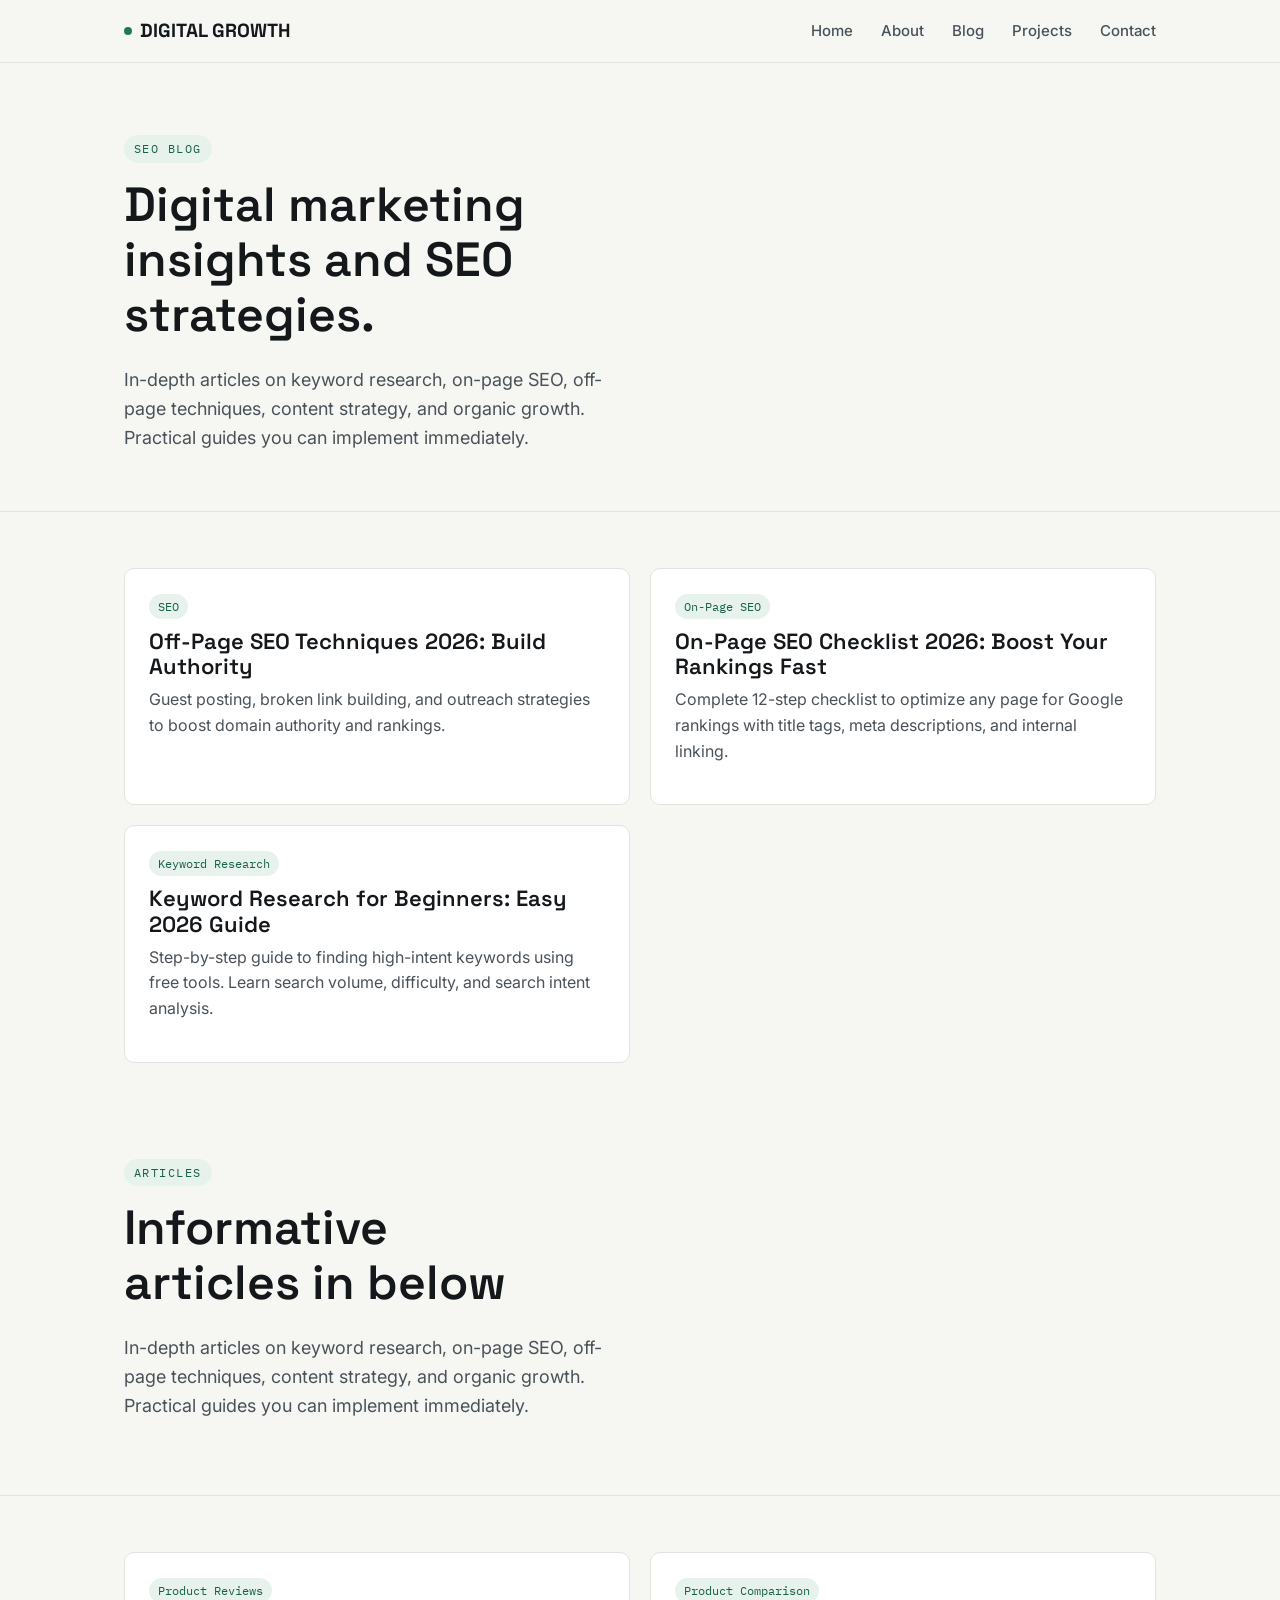
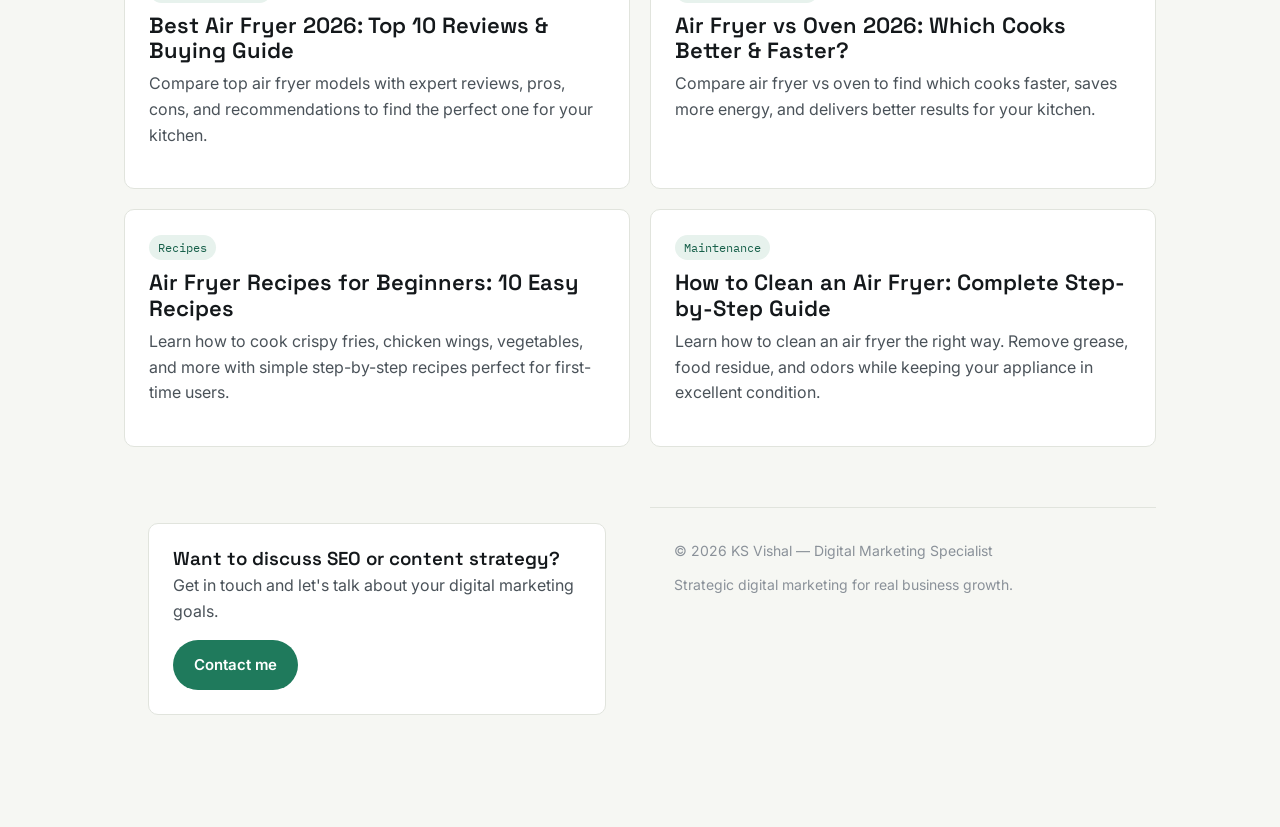
<file: blog.html>
<!DOCTYPE html>
<html lang="en">
<head>
<meta charset="UTF-8">
<meta name="viewport" content="width=device-width, initial-scale=1.0">
<title>Blog | Digital Marketing & SEO Articles </title>
<meta name="description" content="Read in-depth articles on SEO, keyword research, content strategy, and digital marketing. Practical guides and case studies.">
<script async src="https://www.googletagmanager.com/gtag/js?id=G-EMBF4V8JZL"></script>
<script>
  window.dataLayer = window.dataLayer || [];
  function gtag(){dataLayer.push(arguments);}
  gtag('js', new Date());
  gtag('config', 'G-EMBF4V8JZL');
</script>
<link rel="preconnect" href="https://fonts.googleapis.com">
<link href="https://fonts.googleapis.com/css2?family=Space+Grotesk:wght@500;600;700&family=Inter:wght@400;500;600&family=IBM+Plex+Mono:wght@400;500&display=swap" rel="stylesheet">
<link rel="stylesheet" href="css/style.css">
</head>
<body>

<header class="site-header">
  <nav class="nav">
    <a href="index.html" class="brand"><span class="dot"></span> DIGITAL GROWTH</a>
    <ul class="nav-links">
      <li><a href="index.html">Home</a></li>
      <li><a href="about.html">About</a></li>
      <li><a href="blog.html">Blog</a></li>
      <li><a href="projects.html">Projects</a></li>
      <li><a href="contact.html">Contact</a></li>
    </ul>
    <button class="nav-toggle" aria-label="Toggle menu"><span></span><span></span><span></span></button>
  </nav>
</header>

<section class="hero" style="padding-bottom:40px;">
  <div class="container">
    <div class="eyebrow">SEO Blog</div>
    <h1>Digital marketing insights and SEO strategies.</h1>
    <p class="lede">
      In-depth articles on keyword research, on-page SEO, off-page techniques, content strategy, and organic growth. Practical guides you can implement immediately.
    </p>
  </div>
</section>

<section>
  <div class="container">
    <div class="grid grid-2">

      <a href="blog-off-page-seo-techniques.html" class="card" style="text-decoration:none;">
        <span class="tag">SEO</span>
        <h3 class="post-title">Off-Page SEO Techniques 2026: Build Authority</h3>
        <p>Guest posting, broken link building, and outreach strategies to boost domain authority and rankings.</p>
      </a>

      <a href="blog-on-page-seo-checklist.html" class="card" style="text-decoration:none;">
        <span class="tag">On-Page SEO</span>
        <h3 class="post-title">On-Page SEO Checklist 2026: Boost Your Rankings Fast</h3>
        <p>Complete 12-step checklist to optimize any page for Google rankings with title tags, meta descriptions, and internal linking.</p>
      </a>

      <a href="blog-keyword-research-for-beginners.html" class="card" style="text-decoration:none;">
        <span class="tag">Keyword Research</span>
        <h3 class="post-title">Keyword Research for Beginners: Easy 2026 Guide</h3>
        <p>Step-by-step guide to finding high-intent keywords using free tools. Learn search volume, difficulty, and search intent analysis.</p>
      </a>

    </div>
  </div>
</section>

<section class="hero" style="padding-top:40px;">
  <div class="container">
    <div class="eyebrow">Articles</div>
    <h1>Informative articles in below</h1>
    <p class="lede">
      In-depth articles on keyword research, on-page SEO, off-page techniques, content strategy, and organic growth. Practical guides you can implement immediately.
    </p>
  </div>
</section>

<section>
  <div class="container">
    <div class="grid grid-2">
      
     <a href="blog-best-air-fryer.html" class="card" style="text-decoration:none;">
        <span class="tag">Product Reviews</span>
        <h3 class="post-title">Best Air Fryer 2026: Top 10 Reviews & Buying Guide</h3>
        <p>Compare top air fryer models with expert reviews, pros, cons, and recommendations to find the perfect one for your kitchen.</p>
      </a>

      <a href="blog-air-fryer-vs-oven.html" class="card" style="text-decoration:none;">
        <span class="tag">Product Comparison</span>
     <h3 class="post-title">Air Fryer vs Oven 2026: Which Cooks Better & Faster?</h3>
        <p>Compare air fryer vs oven to find which cooks faster, saves more energy, and delivers better results for your kitchen.</p>
      </a>

      <a href="blog-air-fryer-recipes-for-beginners.html" class="card" style="text-decoration:none;">
        <span class="tag">Recipes</span>
        <h3 class="post-title">Air Fryer Recipes for Beginners: 10 Easy Recipes</h3>
        <p>Learn how to cook crispy fries, chicken wings, vegetables, and more with simple step-by-step recipes perfect for first-time users.</p>
      </a>

      <a href="blog-how-to-clean-air-fryer.html" class="card" style="text-decoration:none;">
        <span class="tag">Maintenance</span>
        <h3 class="post-title">How to Clean an Air Fryer: Complete Step-by-Step Guide</h3>
        <p>Learn how to clean an air fryer the right way. Remove grease, food residue, and odors while keeping your appliance in excellent condition.</p>
      </a>

<section>
  <div class="container">
    <div class="card" style="display:flex; flex-wrap:wrap; justify-content:space-between; align-items:center; gap:16px;">
      <div>
        <h3 style="margin-bottom:4px;">Want to discuss SEO or content strategy?</h3>
        <p style="margin-bottom:0;">Get in touch and let's talk about your digital marketing goals.</p>
      </div>
      <a href="contact.html" class="btn btn-primary">Contact me</a>
    </div>
  </div>
</section>

<footer class="site-footer">
  <div class="container">
    <span>&copy; 2026 KS Vishal — Digital Marketing Specialist</span>
    <span>Strategic digital marketing for real business growth.</span>
  </div>
</footer>

<script src="script.js"></script>
</body>
</html>
</file>
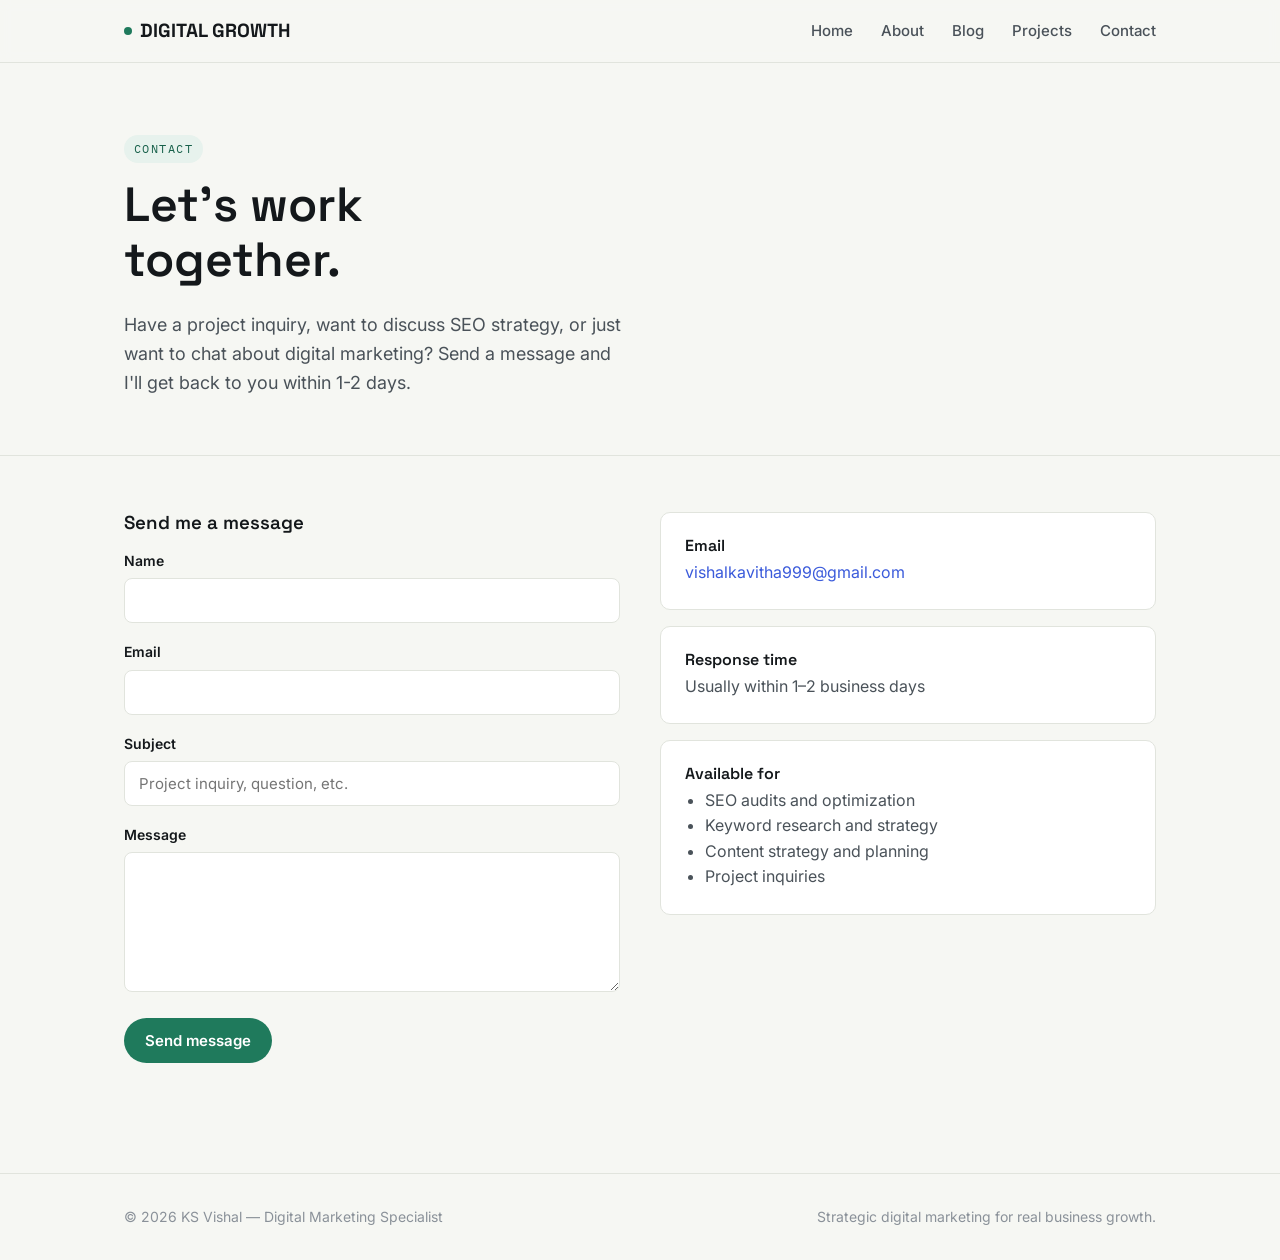
<file: contact.html>
<!DOCTYPE html>
<html lang="en">
<head>
<script async src="https://www.googletagmanager.com/gtag/js?id=G-EMBF4V8JZL"></script>
<script>
  window.dataLayer = window.dataLayer || [];
  function gtag(){dataLayer.push(arguments);}
  gtag('js', new Date());

  gtag('config', 'G-EMBF4V8JZL');
</script>
<meta charset="UTF-8">
<meta name="viewport" content="width=device-width, initial-scale=1.0">
<title>Contact KS Vishal | Digital Marketing Specialist</title>
<meta name="description" content="Get in touch with KS Vishal for SEO, digital marketing, and content strategy inquiries. Fast response time.">
<link rel="preconnect" href="https://fonts.googleapis.com">
<link href="https://fonts.googleapis.com/css2?family=Space+Grotesk:wght@500;600;700&family=Inter:wght@400;500;600&family=IBM+Plex+Mono:wght@400;500&display=swap" rel="stylesheet">
<link rel="stylesheet" href="css/style.css">
</head>
<body>

<header class="site-header">
  <nav class="nav">
    <a href="index.html" class="brand"><span class="dot"></span> DIGITAL GROWTH</a>
    <ul class="nav-links">
      <li><a href="index.html">Home</a></li>
      <li><a href="about.html">About</a></li>
      <li><a href="blog.html">Blog</a></li>
      <li><a href="projects.html">Projects</a></li>
      <li><a href="contact.html">Contact</a></li>
    </ul>
    <button class="nav-toggle" aria-label="Toggle menu"><span></span><span></span><span></span></button>
  </nav>
</header>

<section class="hero" style="padding-bottom:40px;">
  <div class="container">
    <div class="eyebrow">Contact</div>
    <h1>Let's work together.</h1>
    <p class="lede">
      Have a project inquiry, want to discuss SEO strategy, or just want to chat about digital marketing? Send a message and I'll get back to you within 1-2 days.
    </p>
  </div>
</section>

<section>
  <div class="container contact-wrap">

    <div>
      <h3 style="margin-bottom:16px;">Send me a message</h3>
      <form id="contact-form" action="https://formspree.io/f/YOUR_FORM_ID" method="POST">
        <div class="field">
          <label for="name">Name</label>
          <input type="text" id="name" name="name" required>
        </div>
        <div class="field">
          <label for="email">Email</label>
          <input type="email" id="email" name="email" required>
        </div>
        <div class="field">
          <label for="subject">Subject</label>
          <input type="text" id="subject" name="subject" placeholder="Project inquiry, question, etc." required>
        </div>
        <div class="field">
          <label for="message">Message</label>
          <textarea id="message" name="message" required></textarea>
        </div>
        <button type="submit" class="btn btn-primary">Send message</button>
        <p id="form-status" class="form-status" role="status"></p>
      </form>
    </div>

    <div class="contact-info">
      <div class="card">
        <h3>Email</h3>
        <p><a href="mailto:vishalkavitha999@gmail.com">vishalkavitha999@gmail.com</a></p>
      </div>
      <div class="card">
        <h3>Response time</h3>
        <p>Usually within 1–2 business days</p>
      </div>
      <div class="card">
        <h3>Available for</h3>
        <ul style="margin: 0; padding-left: 20px; color: var(--ink-soft);">
          <li>SEO audits and optimization</li>
          <li>Keyword research and strategy</li>
          <li>Content strategy and planning</li>
          <li>Project inquiries</li>
        </ul>
      </div>
    </div>

  </div>
</section>

<footer class="site-footer">
  <div class="container">
    <span>&copy; 2026 KS Vishal — Digital Marketing Specialist</span>
    <span>Strategic digital marketing for real business growth.</span>
  </div>
</footer>

<script src="script.js"></script>
</body>
</html>
</file>
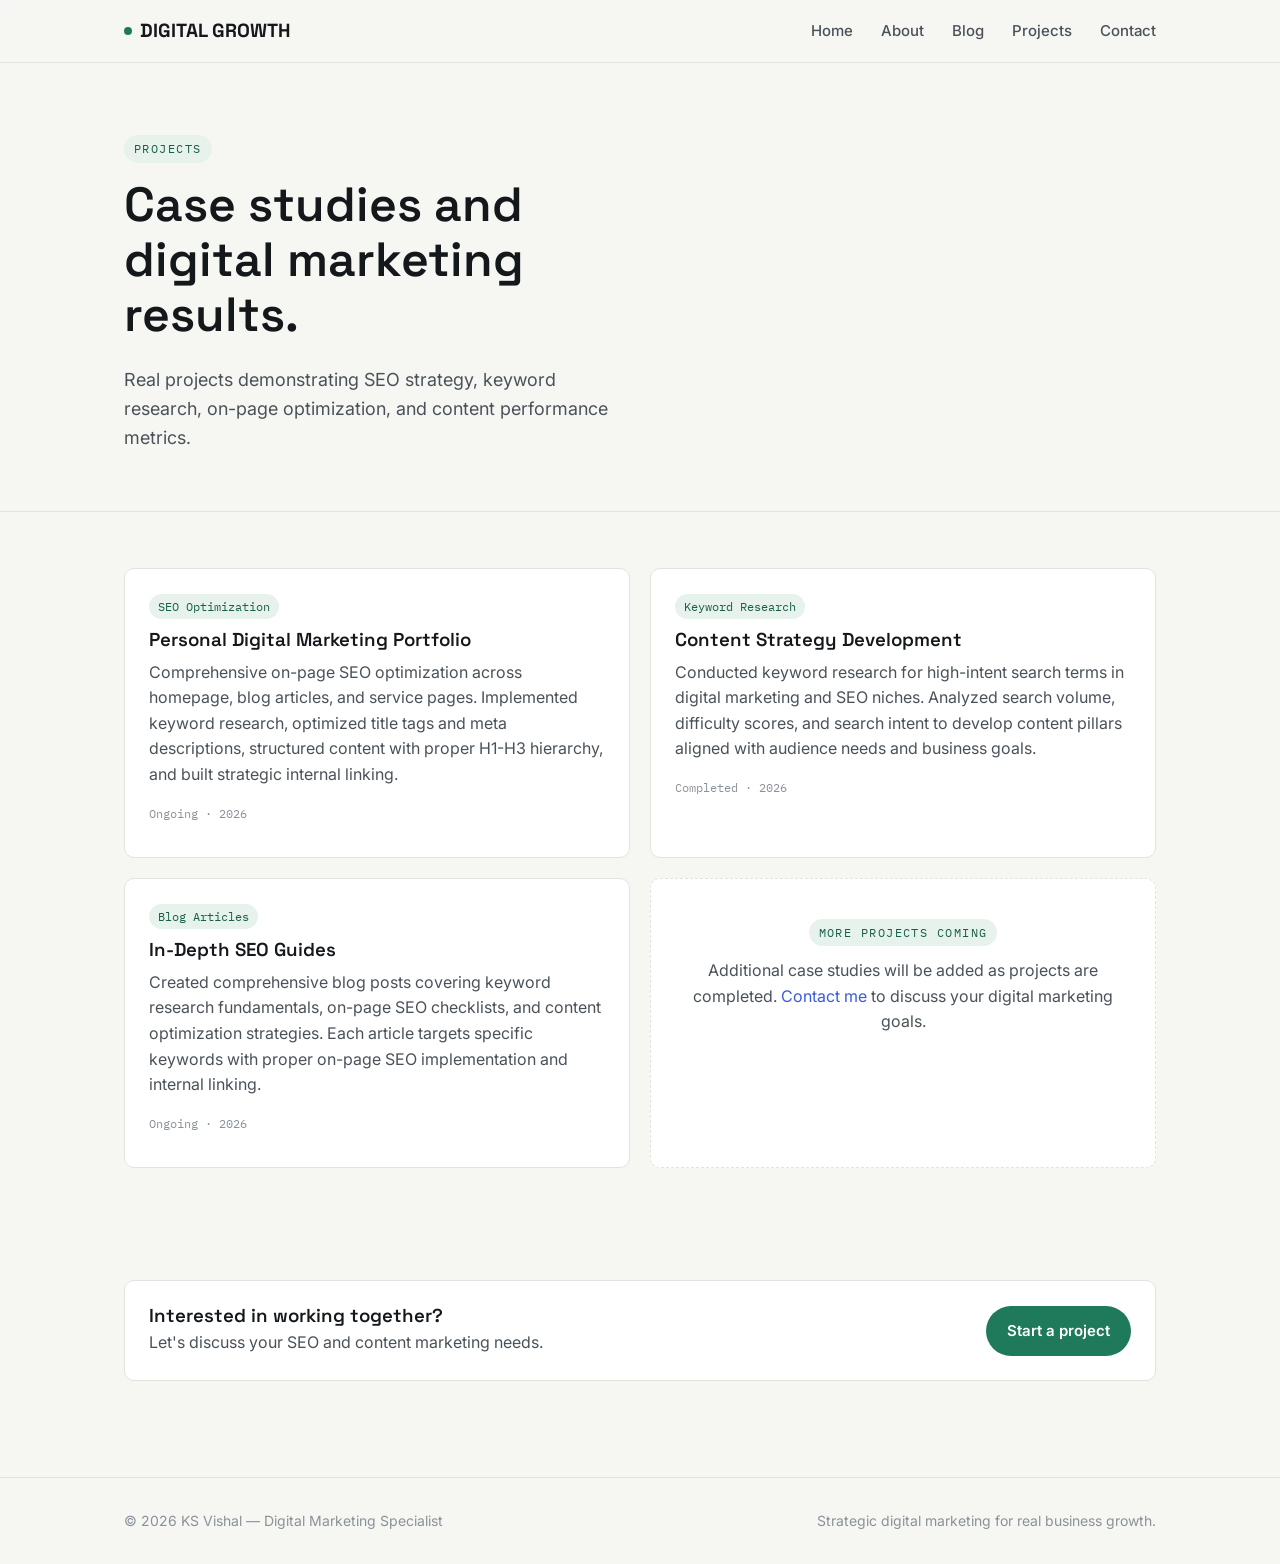
<file: projects.html>
<!DOCTYPE html>
<html lang="en">
<head>
<script async src="https://www.googletagmanager.com/gtag/js?id=G-EMBF4V8JZL"></script>
<script>
  window.dataLayer = window.dataLayer || [];
  function gtag(){dataLayer.push(arguments);}
  gtag('js', new Date());

  gtag('config', 'G-EMBF4V8JZL');
</script>
<meta charset="UTF-8">
<meta name="viewport" content="width=device-width, initial-scale=1.0">
<title>Projects | Digital Marketing Case Studies</title>
<meta name="description" content="View my digital marketing and SEO case studies. Portfolio of real projects, results, and client work.">
<link rel="preconnect" href="https://fonts.googleapis.com">
<link href="https://fonts.googleapis.com/css2?family=Space+Grotesk:wght@500;600;700&family=Inter:wght@400;500;600&family=IBM+Plex+Mono:wght@400;500&display=swap" rel="stylesheet">
<link rel="stylesheet" href="css/style.css">
</head>
<body>

<header class="site-header">
  <nav class="nav">
    <a href="index.html" class="brand"><span class="dot"></span> DIGITAL GROWTH</a>
    <ul class="nav-links">
      <li><a href="index.html">Home</a></li>
      <li><a href="about.html">About</a></li>
      <li><a href="blog.html">Blog</a></li>
      <li><a href="projects.html">Projects</a></li>
      <li><a href="contact.html">Contact</a></li>
    </ul>
    <button class="nav-toggle" aria-label="Toggle menu"><span></span><span></span><span></span></button>
  </nav>
</header>

<section class="hero" style="padding-bottom:40px;">
  <div class="container">
    <div class="eyebrow">Projects</div>
    <h1>Case studies and digital marketing results.</h1>
    <p class="lede">
      Real projects demonstrating SEO strategy, keyword research, on-page optimization, and content performance metrics.
    </p>
  </div>
</section>

<section>
  <div class="container">
    <div class="grid grid-2">

      <div class="card">
        <span class="tag">SEO Optimization</span>
        <h3>Personal Digital Marketing Portfolio</h3>
        <p>
          Comprehensive on-page SEO optimization across homepage, blog articles, and service pages. Implemented keyword research, optimized title tags and meta descriptions, structured content with proper H1-H3 hierarchy, and built strategic internal linking.
        </p>
        <p class="post-meta">Ongoing · 2026</p>
      </div>

      <div class="card">
        <span class="tag">Keyword Research</span>
        <h3>Content Strategy Development</h3>
        <p>
          Conducted keyword research for high-intent search terms in digital marketing and SEO niches. Analyzed search volume, difficulty scores, and search intent to develop content pillars aligned with audience needs and business goals.
        </p>
        <p class="post-meta">Completed · 2026</p>
      </div>

      <div class="card">
        <span class="tag">Blog Articles</span>
        <h3>In-Depth SEO Guides</h3>
        <p>
          Created comprehensive blog posts covering keyword research fundamentals, on-page SEO checklists, and content optimization strategies. Each article targets specific keywords with proper on-page SEO implementation and internal linking.
        </p>
        <p class="post-meta">Ongoing · 2026</p>
      </div>

      <div class="empty-state">
        <div class="eyebrow">More projects coming</div>
        <p style="margin-bottom:0;">
          Additional case studies will be added as projects are completed. <a href="contact.html">Contact me</a> to discuss your digital marketing goals.
        </p>
      </div>

    </div>
  </div>
</section>

<section>
  <div class="container">
    <div class="card" style="display:flex; flex-wrap:wrap; justify-content:space-between; align-items:center; gap:16px;">
      <div>
        <h3 style="margin-bottom:4px;">Interested in working together?</h3>
        <p style="margin-bottom:0;">Let's discuss your SEO and content marketing needs.</p>
      </div>
      <a href="contact.html" class="btn btn-primary">Start a project</a>
    </div>
  </div>
</section>

<footer class="site-footer">
  <div class="container">
    <span>&copy; 2026 KS Vishal — Digital Marketing Specialist</span>
    <span>Strategic digital marketing for real business growth.</span>
  </div>
</footer>

<script src="script.js"></script>
</body>
</html>
</file>
<file: css/style.css>
/* =========================================================
   KS VISHAL — DIGITAL MARKETING / SEO PORTFOLIO
   Design tokens
========================================================= */
:root{
  --paper: #F6F7F3;
  --paper-raised: #FFFFFF;
  --ink: #14181B;
  --ink-soft: #4A5259;
  --muted: #8A9199;
  --line: #E1E4DD;
  --signal: #1F7A5C;
  --signal-dark: #17604A;
  --signal-tint: #E7F2ED;
  --accent-blue: #3B5BDB;
  --danger: #C0392B;

  --font-display: 'Space Grotesk', 'Segoe UI', sans-serif;
  --font-body: 'Inter', 'Segoe UI', sans-serif;
  --font-mono: 'IBM Plex Mono', 'Courier New', monospace;

  --radius: 10px;
  --max-w: 1080px;
}

*{ box-sizing: border-box; }
html{ scroll-behavior: smooth; }
body{
  margin: 0;
  background: var(--paper);
  color: var(--ink);
  font-family: var(--font-body);
  font-size: 16px;
  line-height: 1.6;
  -webkit-font-smoothing: antialiased;
}

a{ color: var(--accent-blue); text-decoration: none; }
a:hover{ text-decoration: underline; }
a:focus-visible, button:focus-visible, input:focus-visible, textarea:focus-visible{
  outline: 2px solid var(--signal);
  outline-offset: 2px;
}

img{ max-width: 100%; display: block; }

h1, h2, h3, h4{
  font-family: var(--font-display);
  font-weight: 600;
  color: var(--ink);
  line-height: 1.15;
  margin: 0 0 .5em;
}

p{ margin: 0 0 1em; color: var(--ink-soft); }

.container{
  max-width: var(--max-w);
  margin: 0 auto;
  padding: 0 24px;
}

.eyebrow{
  font-family: var(--font-mono);
  font-size: 12px;
  letter-spacing: .12em;
  text-transform: uppercase;
  color: var(--signal-dark);
  background: var(--signal-tint);
  display: inline-block;
  padding: 4px 10px;
  border-radius: 999px;
  margin-bottom: 14px;
}

/* HEADER / NAV */
.site-header{
  position: sticky;
  top: 0;
  z-index: 50;
  background: rgba(246,247,243,.92);
  backdrop-filter: blur(6px);
  border-bottom: 1px solid var(--line);
}
.nav{
  max-width: var(--max-w);
  margin: 0 auto;
  padding: 16px 24px;
  display: flex;
  align-items: center;
  justify-content: space-between;
}
.brand{
  font-family: var(--font-display);
  font-weight: 700;
  font-size: 19px;
  color: var(--ink);
  display: flex;
  align-items: center;
  gap: 8px;
}
.brand:hover{ text-decoration: none; }
.brand .dot{
  width: 8px; height: 8px;
  border-radius: 50%;
  background: var(--signal);
  display: inline-block;
}
.nav-links{
  display: flex;
  gap: 28px;
  list-style: none;
  margin: 0; padding: 0;
}
.nav-links a{
  color: var(--ink-soft);
  font-weight: 500;
  font-size: 15px;
}
.nav-links a:hover, .nav-links a.active{
  color: var(--signal-dark);
  text-decoration: none;
}
.nav-links a.active{ font-weight: 700; }

.nav-toggle{
  display: none;
  background: none;
  border: 1px solid var(--line);
  border-radius: 8px;
  padding: 8px 10px;
  cursor: pointer;
}
.nav-toggle span{
  display: block;
  width: 20px; height: 2px;
  background: var(--ink);
  margin: 4px 0;
}

@media (max-width: 720px){
  .nav-toggle{ display: block; }
  .nav-links{
    position: absolute;
    top: 100%; left: 0; right: 0;
    flex-direction: column;
    background: var(--paper-raised);
    border-bottom: 1px solid var(--line);
    padding: 16px 24px;
    gap: 16px;
    display: none;
  }
  .nav-links.open{ display: flex; }
}

/* HERO */
.hero{
  padding: 72px 0 56px;
  border-bottom: 1px solid var(--line);
}
.hero-grid{
  display: grid;
  grid-template-columns: 1.1fr .9fr;
  gap: 48px;
  align-items: center;
}
@media (max-width: 860px){
  .hero-grid{ grid-template-columns: 1fr; }
}
.hero h1{
  font-size: clamp(32px, 5vw, 48px);
  max-width: 14ch;
}
.hero .lede{
  font-size: 18px;
  max-width: 46ch;
  color: var(--ink-soft);
}
.hero-actions{
  display: flex;
  gap: 14px;
  flex-wrap: wrap;
  margin-top: 24px;
}

.btn{
  display: inline-flex;
  align-items: center;
  gap: 8px;
  font-family: var(--font-body);
  font-weight: 600;
  font-size: 15px;
  padding: 12px 20px;
  border-radius: 999px;
  border: 1px solid transparent;
  cursor: pointer;
  transition: transform .15s ease, background .15s ease;
}
.btn:hover{ text-decoration: none; transform: translateY(-1px); }
.btn-primary{ background: var(--signal); color: #fff; }
.btn-primary:hover{ background: var(--signal-dark); }
.btn-ghost{ background: transparent; color: var(--ink); border-color: var(--line); }
.btn-ghost:hover{ background: var(--paper-raised); }

.sparkline-card{
  background: var(--paper-raised);
  border: 1px solid var(--line);
  border-radius: var(--radius);
  padding: 20px 20px 12px;
}
.sparkline-card .label{
  font-family: var(--font-mono);
  font-size: 12px;
  color: var(--muted);
  display: flex;
  justify-content: space-between;
  margin-bottom: 10px;
}
.sparkline-card svg{ width: 100%; height: auto; display: block; }
.spark-path{
  fill: none;
  stroke: var(--signal);
  stroke-width: 2.5;
  stroke-linecap: round;
  stroke-linejoin: round;
  stroke-dasharray: 400;
  stroke-dashoffset: 400;
  animation: draw 1.6s ease forwards .2s;
}
.spark-dot{ fill: var(--signal); }
@keyframes draw{ to{ stroke-dashoffset: 0; } }
@media (prefers-reduced-motion: reduce){
  .spark-path{ animation: none; stroke-dashoffset: 0; }
}

/* SECTIONS / CARDS */
section{ padding: 56px 0; }
.section-head{ margin-bottom: 32px; max-width: 60ch; }

.grid{
  display: grid;
  gap: 20px;
}
.grid-3{ grid-template-columns: repeat(3, 1fr); }
.grid-2{ grid-template-columns: repeat(2, 1fr); }
@media (max-width: 860px){
  .grid-3, .grid-2{ grid-template-columns: 1fr; }
}

.card{
  background: var(--paper-raised);
  border: 1px solid var(--line);
  border-radius: var(--radius);
  padding: 24px;
  transition: border-color .15s ease, transform .15s ease;
}
.card:hover{ border-color: var(--signal); transform: translateY(-2px); }

.tag{
  font-family: var(--font-mono);
  font-size: 12px;
  color: var(--signal-dark);
  background: var(--signal-tint);
  padding: 3px 9px;
  border-radius: 999px;
  display: inline-block;
  margin-bottom: 10px;
}

.empty-state{
  border: 1px dashed var(--line);
  border-radius: var(--radius);
  padding: 40px 24px;
  text-align: center;
  color: var(--muted);
  background: var(--paper-raised);
}
.empty-state .eyebrow{ margin-bottom: 12px; }

/* BLOG */
.post-meta{
  font-family: var(--font-mono);
  font-size: 12px;
  color: var(--muted);
  margin-bottom: 10px;
}
.post-title{ font-size: 22px; margin-bottom: 8px; }
article.post-body h2{ font-size: 22px; margin-top: 1.6em; }
article.post-body h3{ font-size: 18px; margin-top: 1.4em; }
article.post-body ul{ color: var(--ink-soft); padding-left: 20px; }
article.post-body li{ margin-bottom: 6px; }

/* CONTACT FORM */
.contact-wrap{
  display: grid;
  grid-template-columns: 1fr 1fr;
  gap: 40px;
}
@media (max-width: 860px){
  .contact-wrap{ grid-template-columns: 1fr; }
}
.field{ margin-bottom: 18px; }
.field label{
  display: block;
  font-weight: 600;
  font-size: 14px;
  margin-bottom: 6px;
}
.field input, .field textarea{
  width: 100%;
  font-family: var(--font-body);
  font-size: 15px;
  padding: 12px 14px;
  border-radius: 8px;
  border: 1px solid var(--line);
  background: var(--paper-raised);
  color: var(--ink);
}
.field textarea{ min-height: 140px; resize: vertical; }
.form-status{
  margin-top: 14px;
  font-size: 14px;
  font-family: var(--font-mono);
}
.form-status.success{ color: var(--signal-dark); }
.form-status.error{ color: var(--danger); }

.contact-info .card{ margin-bottom: 16px; }
.contact-info .card h3{ font-size: 16px; margin-bottom: 4px; }
.contact-info .card p{ margin-bottom: 0; }

/* FOOTER */
.site-footer{
  border-top: 1px solid var(--line);
  padding: 32px 0;
  margin-top: 40px;
}
.site-footer .container{
  display: flex;
  justify-content: space-between;
  flex-wrap: wrap;
  gap: 12px;
  font-size: 14px;
  color: var(--muted);
}
</file>
